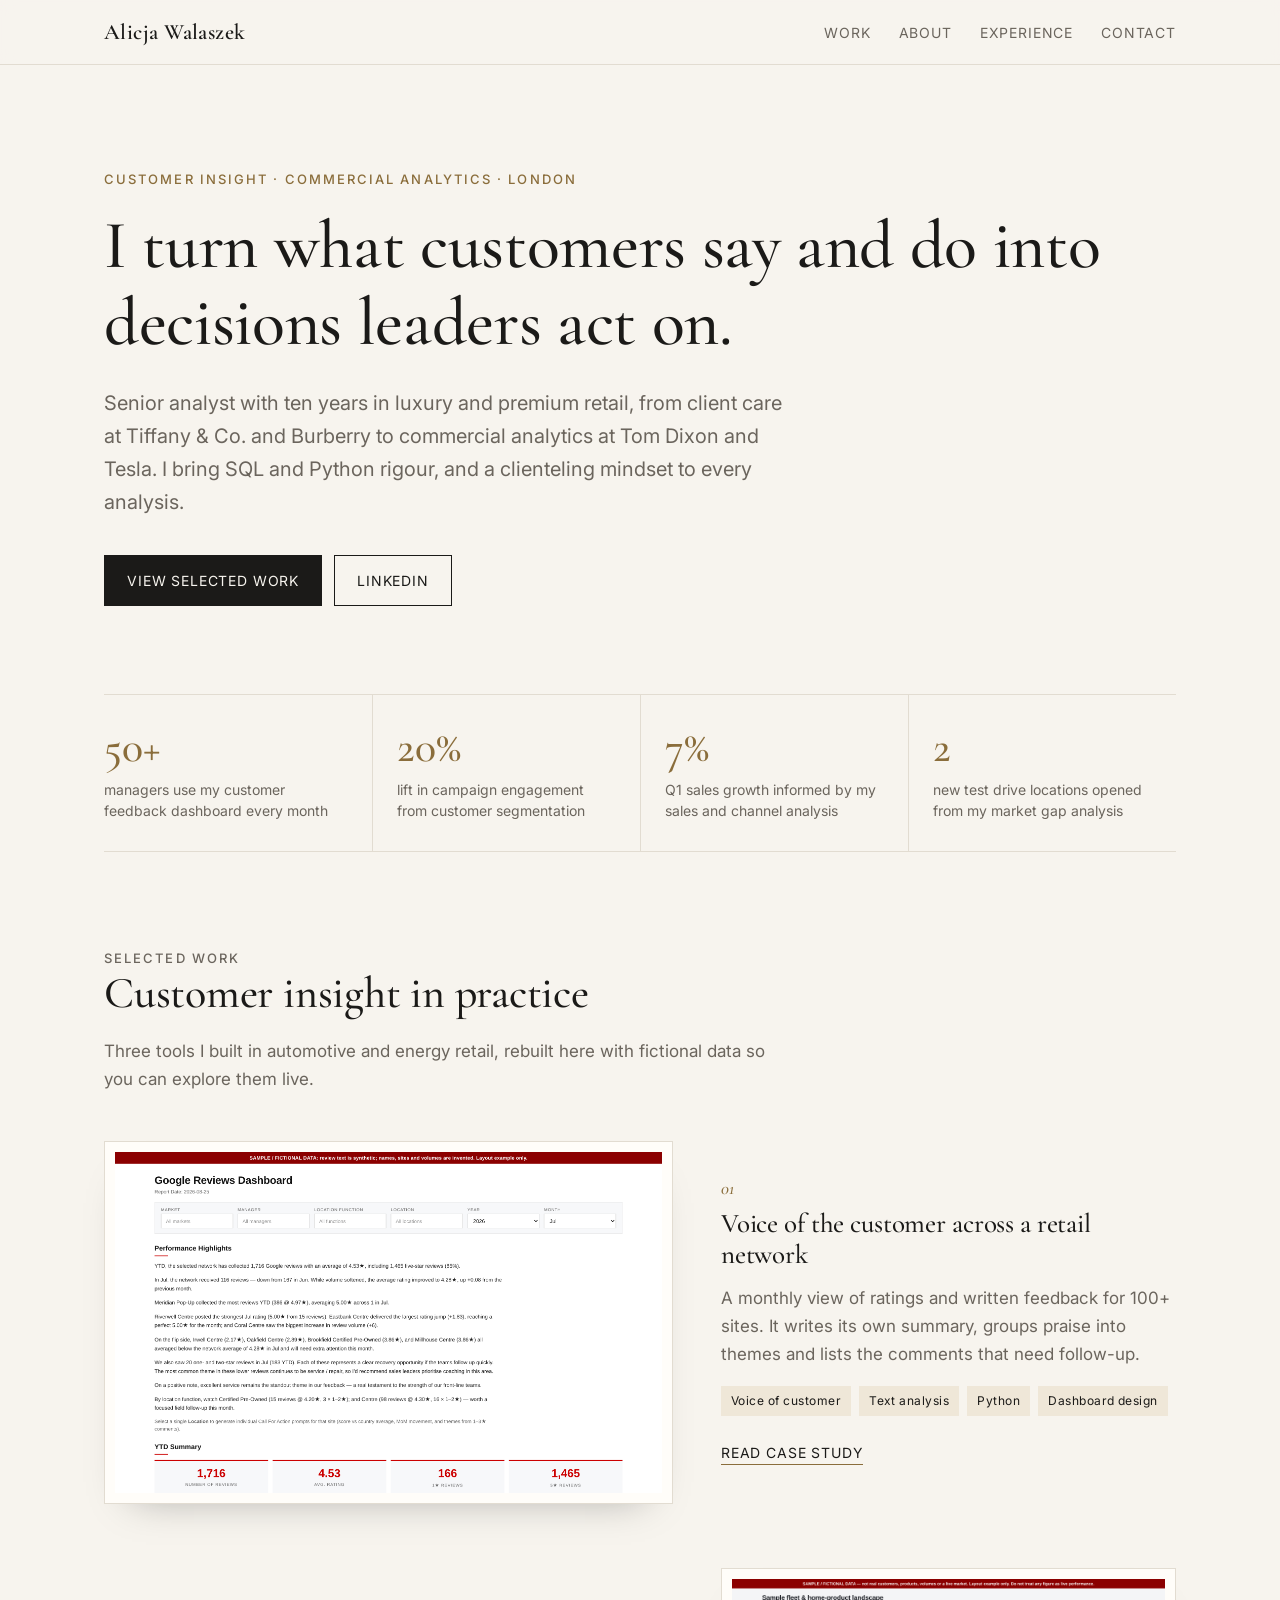
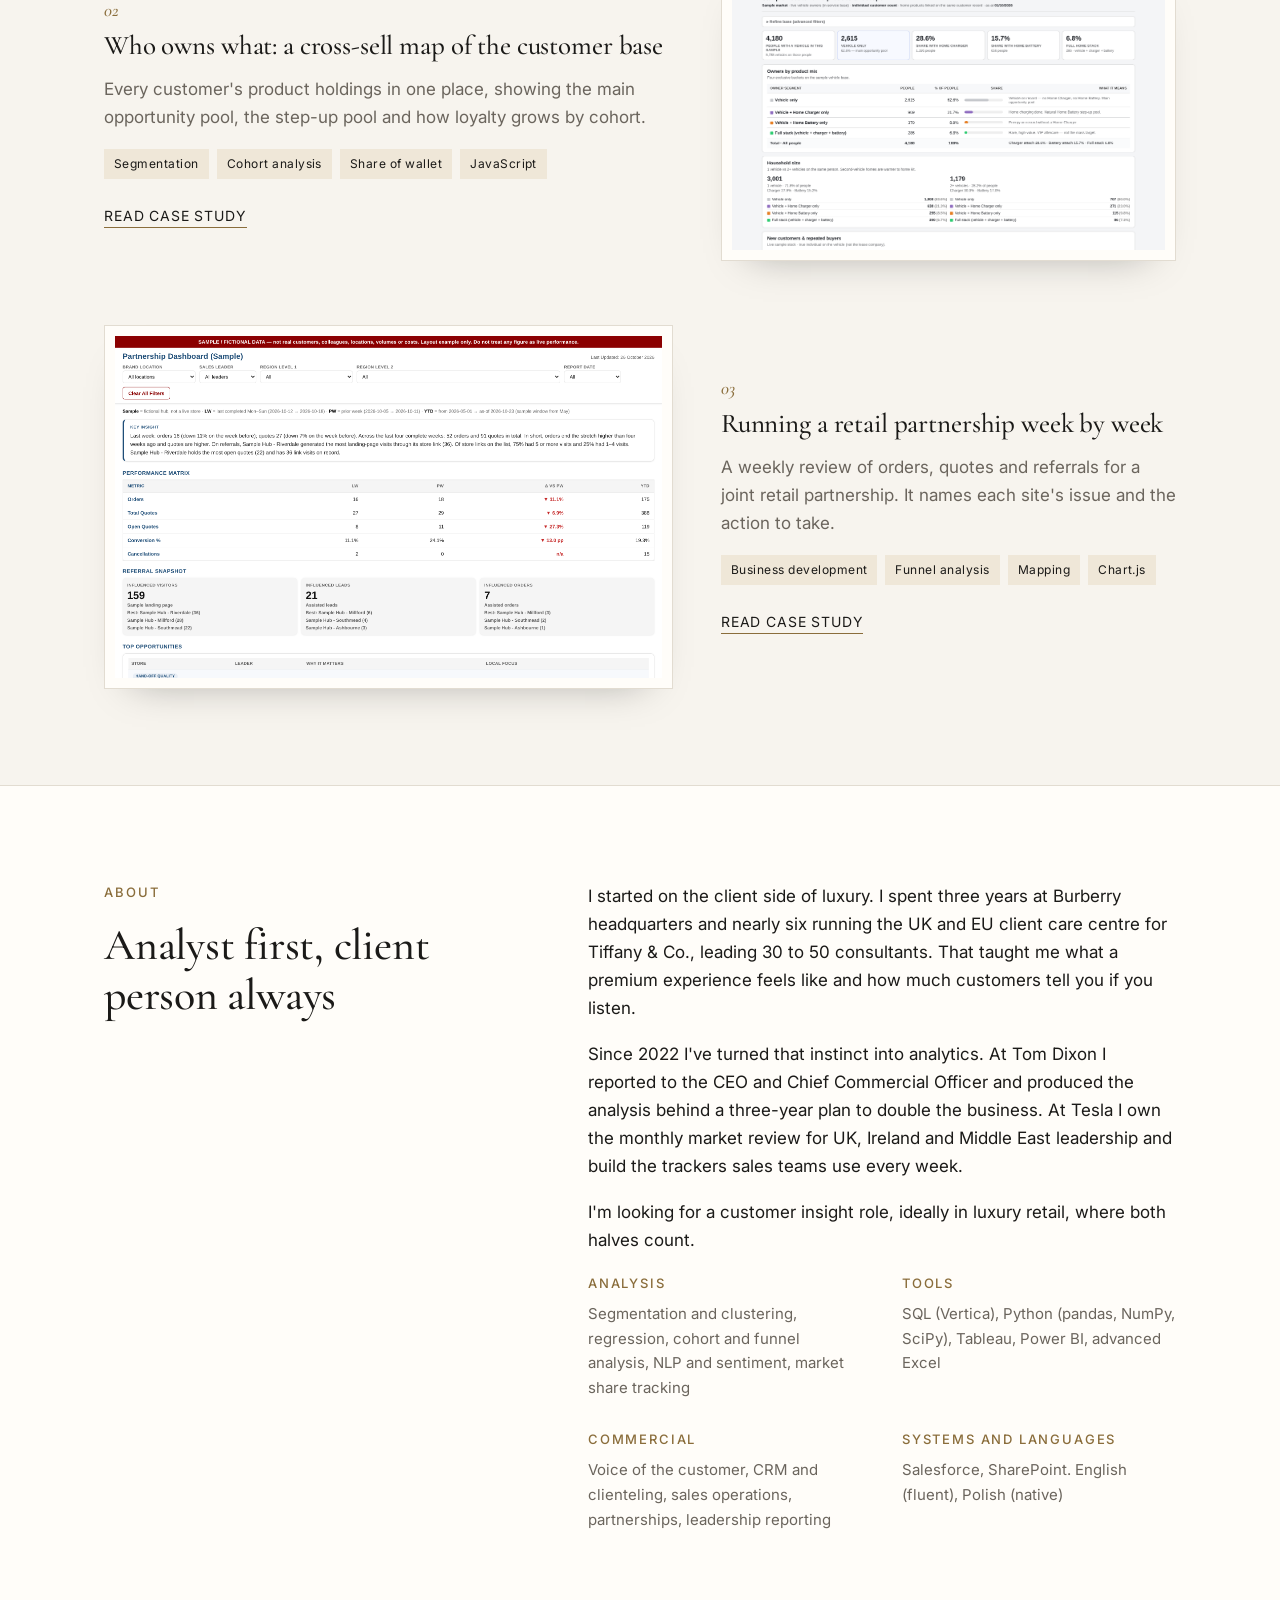
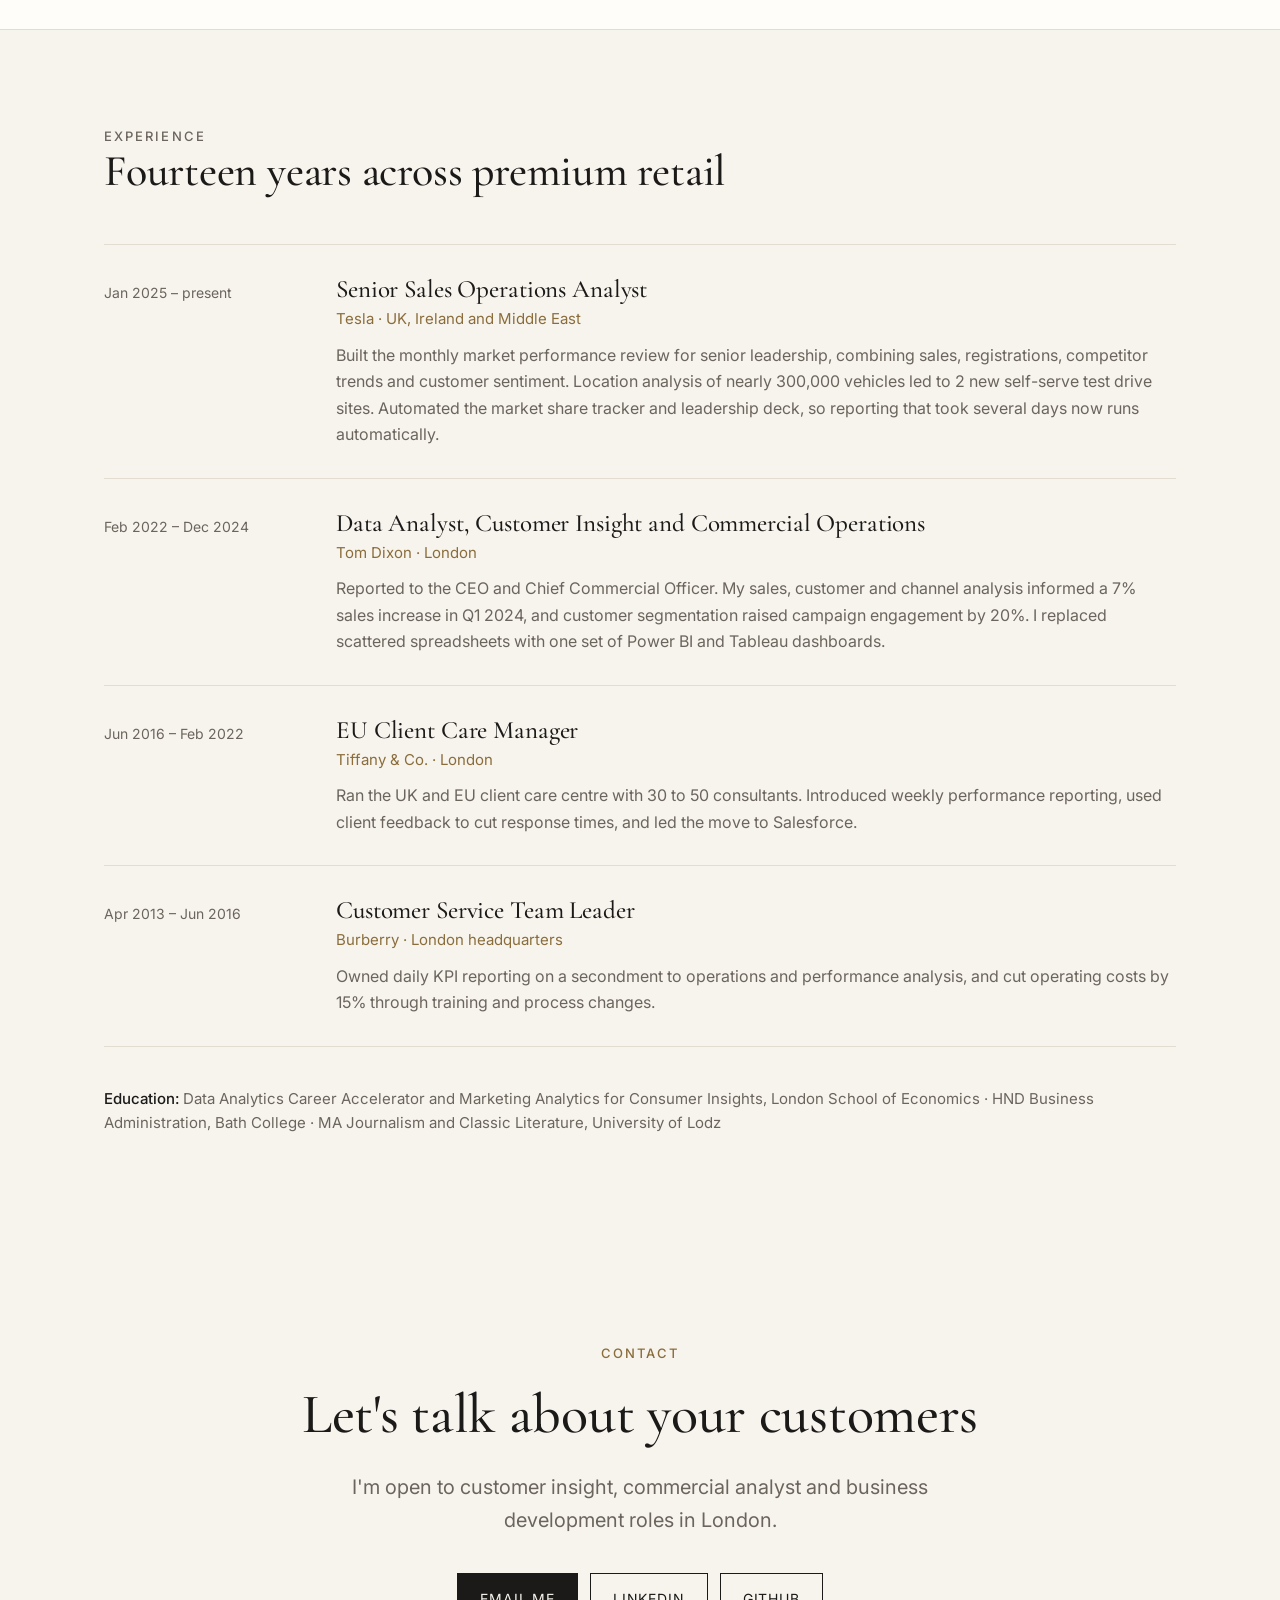
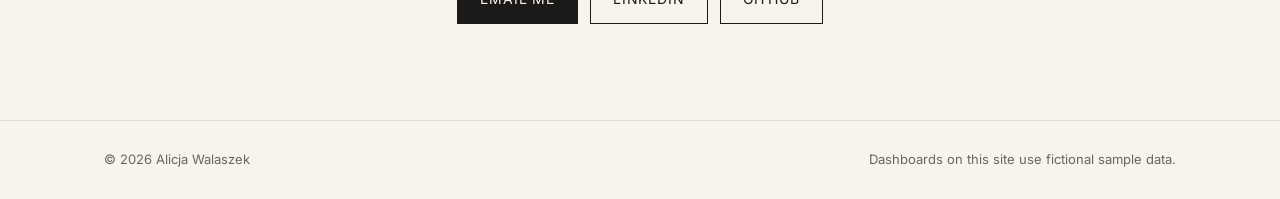
<file: index.html>
<!doctype html>
<html lang="en-GB">
<head>
<meta charset="utf-8">
<meta name="viewport" content="width=device-width, initial-scale=1">
<title>Alicja Walaszek | Customer Insight & Commercial Analytics</title>
<meta name="description" content="Senior analyst in London turning customer feedback and sales data into decisions. Ten years in luxury and premium retail: Tesla, Tom Dixon, Tiffany & Co. and Burberry.">
<link rel="canonical" href="https://alicjadw.github.io/">
<meta property="og:type" content="website">
<meta property="og:url" content="https://alicjadw.github.io/">
<meta property="og:title" content="Alicja Walaszek | Customer Insight & Commercial Analytics">
<meta property="og:description" content="Senior analyst turning what customers say and do into decisions leaders act on. Case studies, live dashboards and experience.">
<meta property="og:image" content="https://alicjadw.github.io/assets/img/og-image.png">
<meta property="og:image:width" content="1200">
<meta property="og:image:height" content="627">
<meta name="twitter:card" content="summary_large_image">
<meta name="author" content="Alicja Walaszek">
<link rel="icon" href="assets/img/favicon.svg" type="image/svg+xml">
<link rel="preconnect" href="https://fonts.googleapis.com">
<link rel="preconnect" href="https://fonts.gstatic.com" crossorigin>
<link href="https://fonts.googleapis.com/css2?family=Cormorant+Garamond:ital,wght@0,500;0,600;1,500&family=Inter:wght@400;500&display=swap" rel="stylesheet">
<link rel="stylesheet" href="assets/style.css">
</head>
<body>

<nav class="nav">
  <div class="wrap">
    <a class="brand" href="#top">Alicja Walaszek</a>
    <ul>
      <li><a href="#work">Work</a></li>
      <li class="opt"><a href="#about">About</a></li>
      <li class="opt2"><a href="#experience">Experience</a></li>
      <li><a href="#contact">Contact</a></li>
    </ul>
  </div>
</nav>

<header class="hero" id="top">
  <div class="wrap">
    <p class="eyebrow">Customer Insight &middot; Commercial Analytics &middot; London</p>
    <h1>I turn what customers say and do into decisions leaders act on.</h1>
    <p class="lead">Senior analyst with ten years in luxury and premium retail, from client care at Tiffany &amp; Co. and Burberry to commercial analytics at Tom Dixon and Tesla. I bring SQL and Python rigour, and a clienteling mindset to every analysis.</p>
    <div class="actions">
      <a class="btn primary" href="#work">View selected work</a>
      <a class="btn" href="https://www.linkedin.com/in/alicja-walaszek" target="_blank" rel="noopener">LinkedIn</a>
    </div>
  </div>
</header>

<div class="wrap">
  <div class="stats">
    <div class="stat"><b>50+</b><span>managers use my customer feedback dashboard every month</span></div>
    <div class="stat"><b>20%</b><span>lift in campaign engagement from customer segmentation</span></div>
    <div class="stat"><b>7%</b><span>Q1 sales growth informed by my sales and channel analysis</span></div>
    <div class="stat"><b>2</b><span>new test drive locations opened from my market gap analysis</span></div>
  </div>
</div>

<section id="work">
  <div class="wrap">
    <div class="section-head">
      <p class="eyebrow">Selected work</p>
      <h2>Customer insight in practice</h2>
      <p>Three tools I built in automotive and energy retail, rebuilt here with fictional data so you can explore them live.</p>
    </div>

    <div class="work">
      <a class="card" href="work/customer-voice.html">
        <div class="shot"><img src="assets/img/customer-voice.png" alt="Customer feedback dashboard with written performance highlights and summary tiles" loading="lazy"></div>
        <div>
          <span class="num">01</span>
          <h3>Voice of the customer across a retail network</h3>
          <p>A monthly view of ratings and written feedback for 100+ sites. It writes its own summary, groups praise into themes and lists the comments that need follow-up.</p>
          <ul class="tags"><li>Voice of customer</li><li>Text analysis</li><li>Python</li><li>Dashboard design</li></ul>
          <span class="more">Read case study</span>
        </div>
      </a>

      <a class="card" href="work/cross-sell.html">
        <div class="shot"><img src="assets/img/cross-sell.png" alt="Customer base landscape showing product ownership segments and attach rates" loading="lazy"></div>
        <div>
          <span class="num">02</span>
          <h3>Who owns what: a cross-sell map of the customer base</h3>
          <p>Every customer's product holdings in one place, showing the main opportunity pool, the step-up pool and how loyalty grows by cohort.</p>
          <ul class="tags"><li>Segmentation</li><li>Cohort analysis</li><li>Share of wallet</li><li>JavaScript</li></ul>
          <span class="more">Read case study</span>
        </div>
      </a>

      <a class="card" href="work/partnership.html">
        <div class="shot"><img src="assets/img/partnership.png" alt="Weekly partnership dashboard with key insight and performance matrix" loading="lazy"></div>
        <div>
          <span class="num">03</span>
          <h3>Running a retail partnership week by week</h3>
          <p>A weekly review of orders, quotes and referrals for a joint retail partnership. It names each site's issue and the action to take.</p>
          <ul class="tags"><li>Business development</li><li>Funnel analysis</li><li>Mapping</li><li>Chart.js</li></ul>
          <span class="more">Read case study</span>
        </div>
      </a>
    </div>
  </div>
</section>

<section class="about" id="about">
  <div class="wrap about-grid">
    <div>
      <p class="eyebrow">About</p>
      <h2>Analyst first, client person always</h2>
    </div>
    <div>
      <p>I started on the client side of luxury. I spent three years at Burberry headquarters and nearly six running the UK and EU client care centre for Tiffany &amp; Co., leading 30 to 50 consultants. That taught me what a premium experience feels like and how much customers tell you if you listen.</p>
      <p>Since 2022 I've turned that instinct into analytics. At Tom Dixon I reported to the CEO and Chief Commercial Officer and produced the analysis behind a three-year plan to double the business. At Tesla I own the monthly market review for UK, Ireland and Middle East leadership and build the trackers sales teams use every week.</p>
      <p>I'm looking for a customer insight role, ideally in luxury retail, where both halves count.</p>
      <div class="skills">
        <div><h4>Analysis</h4><p>Segmentation and clustering, regression, cohort and funnel analysis, NLP and sentiment, market share tracking</p></div>
        <div><h4>Tools</h4><p>SQL (Vertica), Python (pandas, NumPy, SciPy), Tableau, Power BI, advanced Excel</p></div>
        <div><h4>Commercial</h4><p>Voice of the customer, CRM and clienteling, sales operations, partnerships, leadership reporting</p></div>
        <div><h4>Systems and languages</h4><p>Salesforce, SharePoint. English (fluent), Polish (native)</p></div>
      </div>
    </div>
  </div>
</section>

<section id="experience">
  <div class="wrap">
    <div class="section-head">
      <p class="eyebrow">Experience</p>
      <h2>Fourteen years across premium retail</h2>
    </div>
    <ol class="timeline">
      <li>
        <div class="when">Jan 2025 &ndash; present</div>
        <div>
          <h3>Senior Sales Operations Analyst</h3>
          <div class="org">Tesla &middot; UK, Ireland and Middle East</div>
          <p>Built the monthly market performance review for senior leadership, combining sales, registrations, competitor trends and customer sentiment. Location analysis of nearly 300,000 vehicles led to 2 new self-serve test drive sites. Automated the market share tracker and leadership deck, so reporting that took several days now runs automatically.</p>
        </div>
      </li>
      <li>
        <div class="when">Feb 2022 &ndash; Dec 2024</div>
        <div>
          <h3>Data Analyst, Customer Insight and Commercial Operations</h3>
          <div class="org">Tom Dixon &middot; London</div>
          <p>Reported to the CEO and Chief Commercial Officer. My sales, customer and channel analysis informed a 7% sales increase in Q1 2024, and customer segmentation raised campaign engagement by 20%. I replaced scattered spreadsheets with one set of Power BI and Tableau dashboards.</p>
        </div>
      </li>
      <li>
        <div class="when">Jun 2016 &ndash; Feb 2022</div>
        <div>
          <h3>EU Client Care Manager</h3>
          <div class="org">Tiffany &amp; Co. &middot; London</div>
          <p>Ran the UK and EU client care centre with 30 to 50 consultants. Introduced weekly performance reporting, used client feedback to cut response times, and led the move to Salesforce.</p>
        </div>
      </li>
      <li>
        <div class="when">Apr 2013 &ndash; Jun 2016</div>
        <div>
          <h3>Customer Service Team Leader</h3>
          <div class="org">Burberry &middot; London headquarters</div>
          <p>Owned daily KPI reporting on a secondment to operations and performance analysis, and cut operating costs by 15% through training and process changes.</p>
        </div>
      </li>
    </ol>
    <p class="edu"><b>Education:</b> Data Analytics Career Accelerator and Marketing Analytics for Consumer Insights, London School of Economics &middot; HND Business Administration, Bath College &middot; MA Journalism and Classic Literature, University of Lodz</p>
  </div>
</section>

<section class="contact" id="contact">
  <div class="wrap">
    <p class="eyebrow">Contact</p>
    <h2>Let's talk about your customers</h2>
    <p class="lead">I'm open to customer insight, commercial analyst and business development roles in London.</p>
    <div class="actions">
      <a class="btn primary" href="mailto:alicja.walaszek@gmail.com">Email me</a>
      <a class="btn" href="https://www.linkedin.com/in/alicja-walaszek" target="_blank" rel="noopener">LinkedIn</a>
      <a class="btn" href="https://github.com/AlicjaDW" target="_blank" rel="noopener">GitHub</a>
    </div>
  </div>
</section>

<footer>
  <div class="wrap">
    <span>&copy; 2026 Alicja Walaszek</span>
    <span>Dashboards on this site use fictional sample data.</span>
  </div>
</footer>

</body>
</html>
</file>
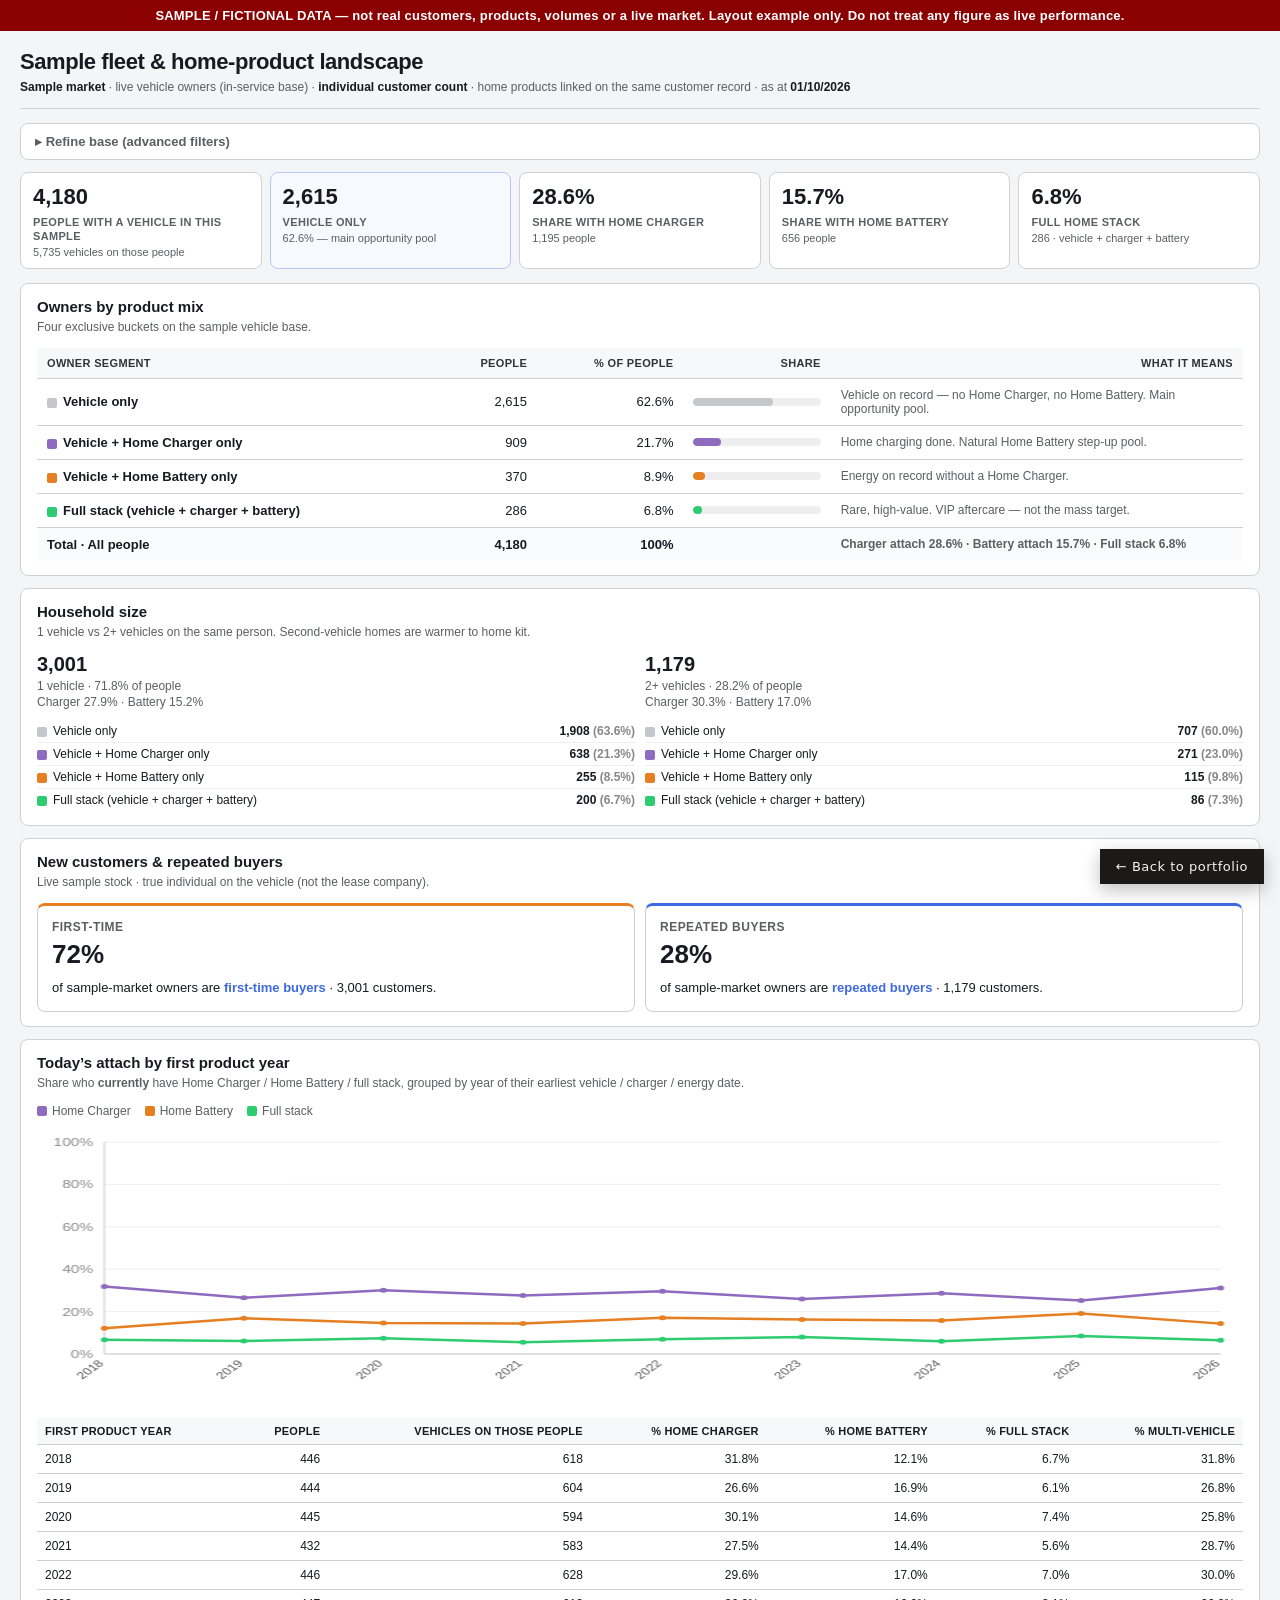
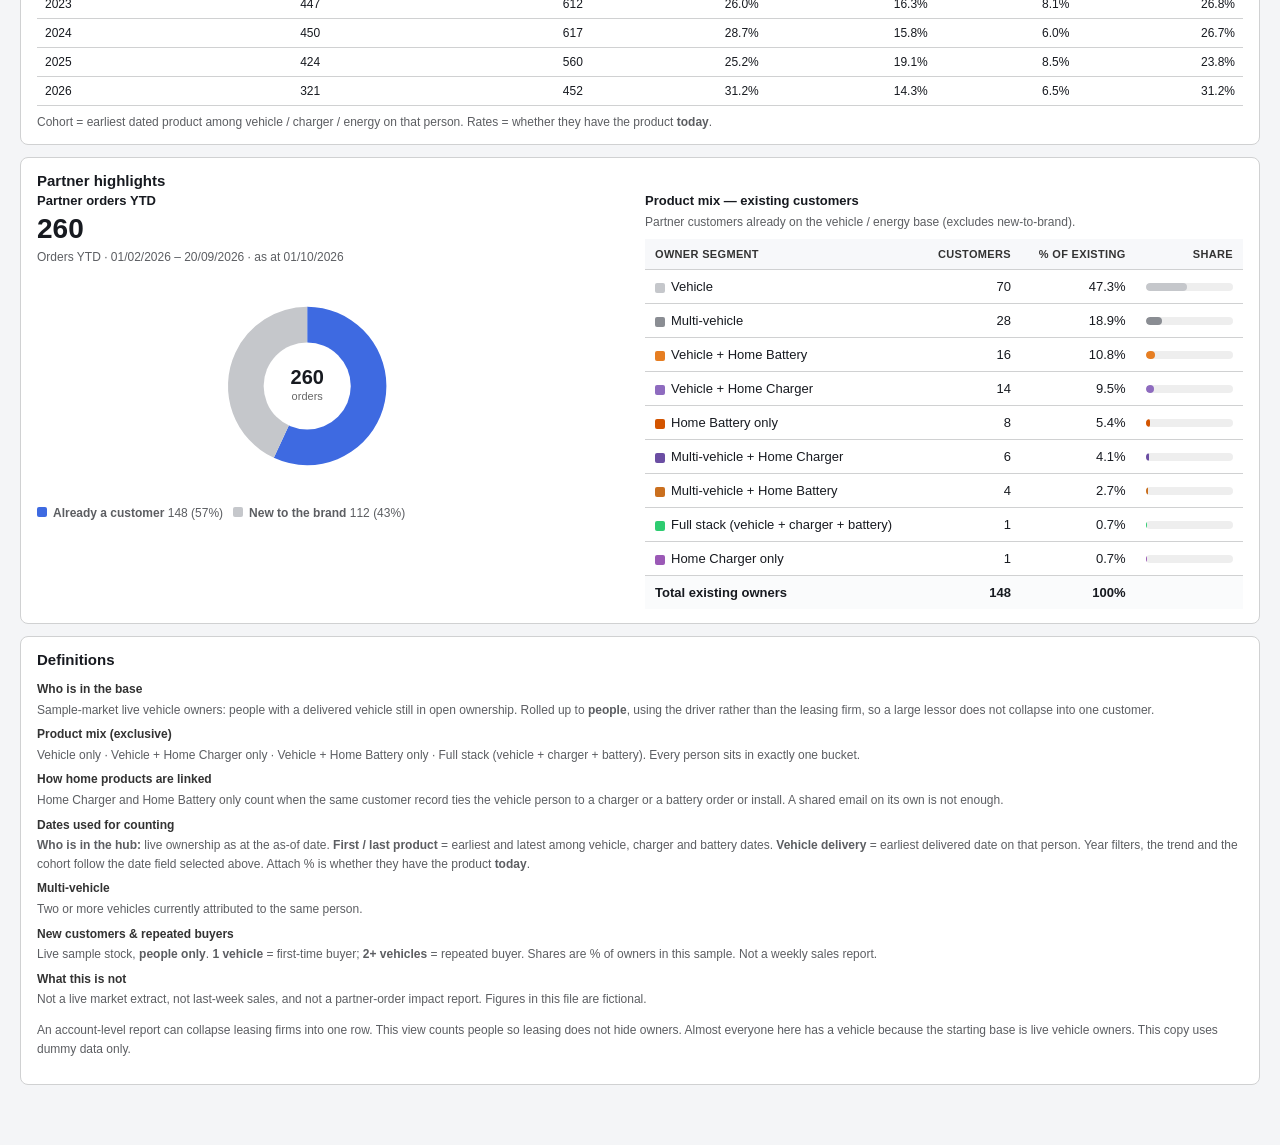
<file: dashboards/cross-sell/index.html>
<!-- SAMPLE fictional dashboard. Not a live extract. -->
<!DOCTYPE html>
<html lang="en-GB">
<head>
<meta name="robots" content="noindex">
<meta charset="utf-8"/>
<meta name="viewport" content="width=device-width, initial-scale=1"/>
<title>Sample fleet & home-product landscape</title>
<style>
  :root {
    --bg:#f4f5f7; --card:#fff; --ink:#171a20; --muted:#5c5e62; --line:#d0d1d2;
    --brand:#3e6ae1; --green:#1a7f37;
    --caronly:#c5c7cb; --charger:#8e6bbf; --battery:#e67e22; --full:#2ecc71;
  }
  * { box-sizing:border-box; }
  body { margin:0; font-family: Arial, Helvetica, sans-serif; background:var(--bg); color:var(--ink); }
  .wrap { max-width:1280px; margin:0 auto; padding:18px 20px 48px; }
  h1 { font-size:22px; margin:0 0 4px; font-weight:700; letter-spacing:-0.02em; }
  .frame {
    color:var(--muted); font-size:12px; line-height:1.45; margin:0 0 14px;
    padding-bottom:12px; border-bottom:1px solid var(--line);
  }
  .frame b { color:var(--ink); font-weight:700; }
  a { color:var(--brand); text-decoration:none; }
  a:hover { text-decoration:underline; }

  .kpirow { display:grid; grid-template-columns: repeat(5, 1fr); gap:8px; margin:0 0 14px; }
  .kpi {
    background:var(--card); border:1px solid var(--line); border-radius:8px;
    padding:12px 12px 10px;
  }
  .kpi.opp { border-color:#b8c7f5; background:#f7f9ff; }
  .kpi .v { font-size:22px; font-weight:700; line-height:1.1; }
  .kpi .l { font-size:11px; color:var(--muted); margin-top:5px; line-height:1.3; font-weight:700; text-transform:uppercase; letter-spacing:.03em; }
  .kpi .s { font-size:11px; color:var(--muted); margin-top:3px; }

  .card {
    background:var(--card); border:1px solid var(--line); border-radius:8px;
    padding:14px 16px; margin-bottom:12px;
  }
  .card h2 { margin:0 0 4px; font-size:15px; font-weight:700; }
  .card .hint { font-size:12px; color:var(--muted); margin:0 0 12px; line-height:1.4; }

  .seg {
    display:inline-flex; flex-wrap:wrap; gap:4px; margin:0 0 12px;
    background:#f0f1f3; padding:3px; border-radius:8px;
  }
  .seg label {
    margin:0; padding:6px 12px; border-radius:6px; font-size:12px;
    cursor:pointer; user-select:none; color:var(--muted); font-weight:600;
  }
  .seg input { display:none; }
  .seg label:has(input:checked) {
    background:#fff; color:var(--brand); box-shadow:0 1px 3px rgba(0,0,0,.08);
  }

  table.mix { width:100%; border-collapse:collapse; font-size:13px; }
  table.mix th, table.mix td { border-bottom:1px solid var(--line); padding:9px 10px; text-align:right; vertical-align:middle; }
  table.mix th { background:#f7f8fa; font-weight:700; color:#333; font-size:11px; text-transform:uppercase; letter-spacing:.03em; }
  table.mix th:first-child, table.mix td:first-child { text-align:left; }
  table.mix tr.total td { font-weight:700; background:#fafbfc; border-bottom:none; }
  table.mix .barwrap { height:8px; background:#eee; border-radius:4px; overflow:hidden; min-width:80px; }
  table.mix .bar { height:100%; border-radius:4px; }
  .swatch { display:inline-block; width:10px; height:10px; border-radius:2px; margin-right:6px; vertical-align:middle; }
  .mean { font-size:12px; color:var(--muted); max-width:280px; text-align:left !important; }

  .grid2 { display:grid; grid-template-columns: 1fr 1fr; gap:10px; margin-bottom:12px; }
  .grid3 { display:grid; grid-template-columns: 1fr 1fr 1fr; gap:10px; margin-bottom:12px; }
  .lens-card h3 { margin:0 0 8px; font-size:13px; font-weight:700; }
  .lens-card .big { font-size:20px; font-weight:700; }
  .lens-card .meta { font-size:12px; color:var(--muted); margin:2px 0 10px; line-height:1.35; }
  .mini-table { width:100%; border-collapse:collapse; font-size:12px; }
  .mini-table td { padding:4px 0; border-bottom:1px solid #eee; }
  .mini-table td:last-child { text-align:right; font-weight:700; }
  .mini-table tr:last-child td { border-bottom:none; }
  .delta-up { color:var(--green); }
  .delta-down { color:#b42318; }

  .opp-card {
    background:var(--card); border:1px solid var(--line); border-radius:8px; padding:14px;
    border-top:3px solid var(--brand);
  }
  .opp-card.step { border-top-color:var(--battery); }
  .opp-card.vip { border-top-color:var(--full); }
  .opp-card .n { font-size:26px; font-weight:700; line-height:1.1; }
  .opp-card .t { font-size:12px; font-weight:700; text-transform:uppercase; letter-spacing:.04em; color:var(--muted); margin-bottom:6px; }
  .opp-card .a { font-size:13px; margin-top:10px; line-height:1.4; color:var(--ink); }
  .opp-card .a b { color:var(--brand); }

  .legend { display:flex; flex-wrap:wrap; gap:8px 14px; font-size:12px; margin:0 0 8px; color:var(--muted); }
  .legend i { display:inline-block; width:10px; height:10px; border-radius:2px; margin-right:5px; vertical-align:middle; }
  canvas { width:100%; height:280px; display:block; }
  .empty { color:var(--muted); font-size:13px; padding:20px 8px; }

  .insights { display:grid; gap:8px; }
  .ins {
    display:grid; grid-template-columns: 140px 1fr 1fr; gap:10px; align-items:start;
    padding:10px 12px; background:#fafbfc; border:1px solid var(--line); border-radius:6px; font-size:12px; line-height:1.4;
  }
  .ins .theme { font-weight:700; color:var(--brand); font-size:12px; }
  .ins .lab { font-size:10px; text-transform:uppercase; letter-spacing:.04em; color:var(--muted); font-weight:700; margin-bottom:2px; }

  details.advanced {
    background:var(--card); border:1px solid var(--line); border-radius:8px; padding:10px 14px; margin-bottom:12px;
  }
  details.advanced summary {
    cursor:pointer; font-size:13px; font-weight:700; color:var(--muted); list-style:none;
  }
  details.advanced summary::-webkit-details-marker { display:none; }
  details.advanced summary::before { content:"▸ "; }
  details.advanced[open] summary::before { content:"▾ "; }
  details.advanced summary:hover { color:var(--brand); }
  .filters { display:grid; grid-template-columns: repeat(4, 1fr); gap:8px; margin-top:12px; }
  .fcard { background:#fafbfc; border:1px solid var(--line); border-radius:6px; padding:8px 10px; }
  .fcard h3 { margin:0 0 6px; font-size:10px; letter-spacing:.03em; text-transform:uppercase; color:var(--muted); font-weight:700; }
  .fcard select { width:100%; padding:5px 6px; border:1px solid var(--line); border-radius:5px; font-size:12px; background:#fff; }
  .seg-sm { display:flex; gap:4px; flex-wrap:wrap; }
  .seg-sm label {
    margin:0; padding:4px 8px; border:1px solid var(--line); border-radius:999px;
    font-size:11px; background:#fff; user-select:none; cursor:pointer; white-space:nowrap;
  }
  .seg-sm input { display:none; }
  .seg-sm label:has(input:checked) { background:#eef2fc; border-color:#b8c7f5; color:var(--brand); font-weight:700; }
  .dd { position:relative; min-width:120px; }
  .dd-btn {
    width:100%; text-align:left; padding:6px 8px; border:1px solid var(--line); border-radius:5px;
    background:#fff; font-size:12px; cursor:pointer; display:flex; justify-content:space-between; align-items:center;
  }
  .dd-panel {
    display:none; position:absolute; z-index:20; top:calc(100% + 4px); left:0; right:0;
    background:#fff; border:1px solid var(--line); border-radius:8px; box-shadow:0 8px 24px rgba(0,0,0,.08);
    max-height:220px; overflow:auto; padding:6px;
  }
  .dd.open .dd-panel { display:block; }
  .dd-panel label { display:flex; align-items:center; gap:8px; padding:5px 6px; font-size:12px; margin:0; cursor:pointer; border-radius:4px; }
  .dd-panel label:hover { background:#f5f7fb; }
  .dd-actions { display:flex; gap:6px; padding:6px 4px 2px; border-top:1px solid var(--line); margin-top:4px; }
  .dd-actions button, .reset-btn {
    font-size:11px; padding:4px 8px; border:1px solid var(--line); background:#fff; border-radius:5px; cursor:pointer;
  }
  .reset-btn { margin-top:8px; }

  .defs { font-size:12px; color:var(--muted); line-height:1.55; }
  .defs dt { font-weight:700; color:#333; margin-top:6px; }
  .defs dd { margin:2px 0 0 0; }

  .compare-wrap { overflow-x:auto; }
  table.compare { width:100%; border-collapse:collapse; font-size:12px; min-width:520px; }
  table.compare th, table.compare td { border-bottom:1px solid var(--line); padding:7px 8px; text-align:right; }
  table.compare th { background:#f7f8fa; font-size:11px; text-transform:uppercase; letter-spacing:.02em; }
  table.compare th:first-child, table.compare td:first-child { text-align:left; }

  @media (max-width:1000px) {
    .kpirow, .grid2, .grid3, .filters { grid-template-columns: 1fr 1fr; }
    .ins { grid-template-columns: 1fr; }
  }
  @media (max-width:600px) {
    .kpirow, .grid2, .grid3, .filters { grid-template-columns: 1fr; }
  }

  .sample-banner {
    background:#8B0000; color:#fff; text-align:center; font-size:13px; font-weight:700;
    padding:8px 16px; letter-spacing:.2px;
  }
</style>
<script src="landscape_data_SAMPLE.js"></script>
</head>
<body>
<div class="sample-banner">SAMPLE / FICTIONAL DATA — not real customers, products, volumes or a live market. Layout example only. Do not treat any figure as live performance.</div>
<div class="wrap">
  <h1>Sample fleet & home-product landscape</h1>
  <div class="frame" id="frameLine"></div>

  <details class="advanced" id="advBox">
    <summary>Refine base (advanced filters)</summary>
    <div class="filters">
      <div class="fcard">
        <h3>First purchase product</h3>
        <select id="fp">
          <option value="all">All products</option>
          <option value="Vehicle">Vehicle first</option>
          <option value="Home Charger">Home Charger first</option>
          <option value="Home Battery">Home Battery first</option>
        </select>
      </div>
      <div class="fcard">
        <h3>Date field</h3>
        <div class="seg-sm">
          <label><input type="radio" name="dtype" value="first" checked><span>First product</span></label>
          <label><input type="radio" name="dtype" value="last"><span>Last product</span></label>
          <label><input type="radio" name="dtype" value="delivery"><span>Vehicle delivery</span></label>
        </div>
        <div class="seg-sm" style="margin-top:6px">
          <label><input type="radio" name="unit" value="year" checked><span>Year</span></label>
          <label><input type="radio" name="unit" value="quarter"><span>Quarter</span></label>
          <label><input type="radio" name="unit" value="month"><span>Month</span></label>
        </div>
      </div>
      <div class="fcard">
        <h3>Year(s)</h3>
        <div class="dd" id="yearDd">
          <button type="button" class="dd-btn" id="yearBtn"><span id="yearLabel">All years</span><span>▾</span></button>
          <div class="dd-panel" id="yearPanel"></div>
        </div>
      </div>
      <div class="fcard">
        <h3>Vehicles on person</h3>
        <div class="seg-sm">
          <label><input type="radio" name="cars" value="all" checked><span>All</span></label>
          <label><input type="radio" name="cars" value="1"><span>1 vehicle</span></label>
          <label><input type="radio" name="cars" value="2"><span>2+ vehicles</span></label>
        </div>
        <button type="button" class="reset-btn" id="resetBtn">Reset filters</button>
      </div>
    </div>
  </details>

  <div class="kpirow" id="kpis"></div>

  <div class="card">
    <h2>Owners by product mix</h2>
    <p class="hint">Four exclusive buckets on the sample vehicle base.</p>
    <div id="mixTableWrap"></div>
  </div>

  <div class="card lens-card">
    <h2>Household size</h2>
    <p class="hint">1 vehicle vs 2+ vehicles on the same person. Second-vehicle homes are warmer to home kit.</p>
    <div id="householdCards"></div>
  </div>

  <div class="card">
    <h2>New customers &amp; repeated buyers</h2>
    <p class="hint">Live sample stock · true individual on the vehicle (not the lease company).</p>
    <div id="repeatStock"></div>
  </div>

  <div class="card">
    <h2 id="trendTitle">Today’s attach by year of first product</h2>
    <p class="hint">Share who <b>currently</b> have Home Charger / Home Battery / full stack, grouped by year of their earliest vehicle / charger / energy date.</p>
    <div class="legend">
      <span><i style="background:#8e6bbf"></i>Home Charger</span>
      <span><i style="background:#e67e22"></i>Home Battery</span>
      <span><i style="background:#2ecc71"></i>Full stack</span>
    </div>
    <canvas id="trend" width="860" height="280"></canvas>
    <div id="trendEmpty" class="empty" style="display:none">No data for the selected years / filters.</div>
    <div id="cohortTable" style="margin-top:12px"></div>
  </div>


  <div class="card" id="partnerHighlights">
    <h2>Partner highlights</h2>

    <div class="grid2" style="margin:0">
      <div>
        <h3 style="margin:0 0 6px;font-size:13px;font-weight:700">Partner orders YTD</h3>
        <div id="partnerYtdKpi" style="font-size:28px;font-weight:700;line-height:1.1;margin-bottom:4px"></div>
        <div id="partnerYtdSub" class="hint" style="margin:0 0 10px"></div>
        <canvas id="partnerPie" width="360" height="220" style="width:100%;max-width:360px;height:220px;display:block;margin:0 auto"></canvas>
        <div id="partnerPieLegend" class="foot" style="font-size:12px;color:var(--muted);margin-top:8px;line-height:1.5"></div>
      </div>
      <div>
        <h3 style="margin:0 0 6px;font-size:13px;font-weight:700">Product mix — existing customers</h3>
        <p class="hint" style="margin:0 0 8px">Partner customers already on the vehicle / energy base (excludes new-to-brand).</p>
        <div id="partnerMixTable"></div>
      </div>
    </div>
  </div>


  <div class="card">
    <h2>Definitions</h2>
    <dl class="defs" id="defs"></dl>
    <p class="defs" style="margin-top:10px" id="biNote"></p>
  </div>
</div>

<script>
if (!window.LANDSCAPE_DATA) {
  document.body.innerHTML = '<p style="font-family:Arial,sans-serif;padding:24px"><b>Sample data not loaded.</b> Keep <code>landscape_data_SAMPLE.js</code> next to this HTML.</p>';
  throw new Error('landscape_data_SAMPLE.js missing');
}
const DATA = window.LANDSCAPE_DATA;

/* Sample partner snapshot */
const PARTNER = {
  orders_ytd: 260,
  existing: 148,
  new: 112,
  pct_existing: 56.9,
  pct_new: 43.1,
  date_min: "2026-02-01",
  date_max: "2026-09-20",
  as_of: "2026-10-01",
  mix_existing: [
    { label: "Vehicle", n: 70, col: "#c5c7cb" },
    { label: "Multi-vehicle", n: 28, col: "#8a8d93" },
    { label: "Vehicle + Home Battery", n: 16, col: "#e67e22" },
    { label: "Vehicle + Home Charger", n: 14, col: "#8e6bbf" },
    { label: "Home Battery only", n: 8, col: "#d35400" },
    { label: "Multi-vehicle + Home Charger", n: 6, col: "#6b4ea3" },
    { label: "Multi-vehicle + Home Battery", n: 4, col: "#ca6f1e" },
    { label: "Full stack (vehicle + charger + battery)", n: 1, col: "#2ecc71" },
    { label: "Home Charger only", n: 1, col: "#9b59b6" }
  ]
};

/* Sample stock — people view only.
   One person per vehicle, not the leasing firm. 1 vehicle = first-time; 2+ = repeated buyer. */
const REPEAT = {
  as_of: "2026-10-01",
  source: "sample extract",
  people: 4180,
  first_time: 3001,
  pct_first_time: 71.79,
  repeated: 1179,
  pct_repeated: 28.21,
  multi: 1179,
  pct_multi: 28.21
};

const MIX_ORDER = [
  { key:'Vehicle only', label:'Vehicle only', col:'#c5c7cb', mean:'Vehicle on record — no Home Charger, no Home Battery. Main opportunity pool.' },
  { key:'Vehicle + Charger only', label:'Vehicle + Home Charger only', col:'#8e6bbf', mean:'Home charging done. Natural Home Battery step-up pool.' },
  { key:'Vehicle + Home Battery only', label:'Vehicle + Home Battery only', col:'#e67e22', mean:'Energy on record without a Home Charger.' },
  { key:'Vehicle + Charger + Battery', label:'Full stack (vehicle + charger + battery)', col:'#2ecc71', mean:'Rare, high-value. VIP aftercare — not the mass target.' }
];

function fmt(n){ return (n||0).toLocaleString('en-GB'); }
function pct(n,d){ return d ? (100*n/d) : 0; }
function pct1(n,d){ return pct(n,d).toFixed(1); }
function radio(name){
  const el = document.querySelector('input[name="'+name+'"]:checked');
  return el ? el.value : 'all';
}
function flags(r){ return { hv:!!r.hv, ht:!!r.ht, hp:!!r.hp, he:!!r.he, own:r.own||'Vehicle only' }; }
function dateOf(r){
  const d=radio('dtype');
  if(d==='last') return r.ld||'';
  if(d==='delivery') return r.vd||'';  /* earliest vehicle delivery on the person */
  return r.fd||'';
}
function yearOf(r){
  const d = dateOf(r);
  return d && d.length>=4 ? d.slice(0,4) : '';
}
function bucketOf(r){
  const d = dateOf(r);
  if(!d || d.length<7) return '';
  const y=d.slice(0,4), m=parseInt(d.slice(5,7),10);
  const unit=radio('unit');
  if(unit==='year') return y;
  if(unit==='quarter') return y+' Q'+(Math.floor((m-1)/3)+1);
  const mon=['Jan','Feb','Mar','Apr','May','Jun','Jul','Aug','Sep','Oct','Nov','Dec'][m-1];
  return mon+' '+y;
}
function bucketSortKey(b){
  if(/^\d{4}$/.test(b)) return b+'-00';
  const qm=b.match(/^(\d{4}) Q(\d)$/);
  if(qm) return qm[1]+'-Q'+qm[2];
  const mm=b.match(/^([A-Za-z]{3}) (\d{4})$/);
  if(mm){
    const mi=['Jan','Feb','Mar','Apr','May','Jun','Jul','Aug','Sep','Oct','Nov','Dec'].indexOf(mm[1]);
    return mm[2]+'-'+String(mi+1).padStart(2,'0');
  }
  return b;
}

const yearPanel=document.getElementById('yearPanel');
const yearBtn=document.getElementById('yearBtn');
const yearDd=document.getElementById('yearDd');
const yearLabel=document.getElementById('yearLabel');
const allYears=(DATA.meta.years||[]).map(String);

function buildYearPanel(){
  yearPanel.innerHTML = allYears.map(y=>
    '<label><input type="checkbox" class="yr" value="'+y+'" checked> '+y+'</label>'
  ).join('') +
  '<div class="dd-actions">'+
    '<button type="button" id="yrAll">Select all</button>'+
    '<button type="button" id="yrNone">Clear</button>'+
  '</div>';
  yearPanel.querySelectorAll('.yr').forEach(el=>el.addEventListener('change',()=>{ updateYearLabel(); render(); }));
  document.getElementById('yrAll').addEventListener('click',e=>{
    e.stopPropagation();
    yearPanel.querySelectorAll('.yr').forEach(c=>c.checked=true);
    updateYearLabel(); render();
  });
  document.getElementById('yrNone').addEventListener('click',e=>{
    e.stopPropagation();
    yearPanel.querySelectorAll('.yr').forEach(c=>c.checked=false);
    updateYearLabel(); render();
  });
}
function selectedYears(){ return [...yearPanel.querySelectorAll('.yr:checked')].map(c=>c.value); }
function updateYearLabel(){
  const ys=selectedYears();
  if(!ys.length) yearLabel.textContent='No years';
  else if(ys.length===allYears.length) yearLabel.textContent='All years';
  else if(ys.length<=3) yearLabel.textContent=ys.join(', ');
  else yearLabel.textContent=ys.length+' years selected';
}
yearBtn.addEventListener('click',e=>{ e.stopPropagation(); yearDd.classList.toggle('open'); });
document.addEventListener('click',e=>{ if(!yearDd.contains(e.target)) yearDd.classList.remove('open'); });
buildYearPanel(); updateYearLabel();

function baseFiltered(){
  const fp=document.getElementById('fp').value;
  const years=selectedYears();
  const yearSet=new Set(years);
  const allSelected=years.length===allYears.length;
  const cars=radio('cars');
  return DATA.rows.filter(r=>{
    if(fp!=='all' && r.fp!==fp) return false;
    if(years.length===0) return false;
    if(!allSelected){
      const y=yearOf(r);
      if(!y || !yearSet.has(y)) return false;
    }
    const vq=r.vq||0;
    if(cars==='1' && vq!==1) return false;
    if(cars==='2' && vq<2) return false;
    return true;
  });
}

function mixStats(rows){
  const n=rows.length||0;
  let ht=0, hp=0, he=0, cars=0;
  const own={};
  MIX_ORDER.forEach(m=>own[m.key]=0);
  rows.forEach(r=>{
    const f=flags(r);
    if(f.ht) ht++;
    if(f.hp) hp++;
    if(f.he) he++;
    cars += (r.vq||0);
    const k=f.own;
    own[k]=(own[k]||0)+1;
  });
  return { n, cars, ht, hp, he, own, pctT:pct(ht,n), pctP:pct(hp,n), pctE:pct(he,n) };
}

function renderMixTable(rows, channelLabel){
  const s=mixStats(rows);
  let html='<table class="mix"><thead><tr>'+
    '<th>Owner segment</th><th>People</th><th>% of people</th><th>Share</th><th>What it means</th>'+
    '</tr></thead><tbody>';
  MIX_ORDER.forEach(m=>{
    const v=s.own[m.key]||0;
    const p=pct(v,s.n);
    html+='<tr>'+
      '<td><span class="swatch" style="background:'+m.col+'"></span><b>'+m.label+'</b></td>'+
      '<td>'+fmt(v)+'</td>'+
      '<td>'+p.toFixed(1)+'%</td>'+
      '<td><div class="barwrap"><div class="bar" style="width:'+p+'%;background:'+m.col+'"></div></div></td>'+
      '<td class="mean">'+m.mean+'</td>'+
      '</tr>';
  });
  html+='<tr class="total"><td>Total'+(channelLabel? ' · '+channelLabel:'')+'</td><td>'+fmt(s.n)+'</td><td>100%</td><td></td><td class="mean">Charger attach '+s.pctT.toFixed(1)+'% · Battery attach '+s.pctP.toFixed(1)+'% · Full stack '+s.pctE.toFixed(1)+'%</td></tr>';
  html+='</tbody></table>';
  return html;
}

function miniMix(s){
  return MIX_ORDER.map(m=>{
    const v=s.own[m.key]||0;
    return '<tr><td><span class="swatch" style="background:'+m.col+'"></span>'+m.label+'</td><td>'+fmt(v)+' <span style="color:#888;font-weight:600">('+pct1(v,s.n)+'%)</span></td></tr>';
  }).join('');
}

function renderLenses(scope){
  const one=scope.filter(r=>(r.vq||0)===1);
  const multi=scope.filter(r=>(r.vq||0)>=2);
  const s1=mixStats(one), s2=mixStats(multi);
  document.getElementById('householdCards').innerHTML =
    '<div class="grid2" style="margin:0">'+
      '<div>'+
        '<div class="big">'+fmt(s1.n)+'</div>'+
        '<div class="meta">1 vehicle · '+pct1(s1.n,scope.length)+'% of people<br>Charger '+s1.pctT.toFixed(1)+'% · Battery '+s1.pctP.toFixed(1)+'%</div>'+
        '<table class="mini-table">'+miniMix(s1)+'</table>'+
      '</div>'+
      '<div>'+
        '<div class="big">'+fmt(s2.n)+'</div>'+
        '<div class="meta">2+ vehicles · '+pct1(s2.n,scope.length)+'% of people<br>Charger '+s2.pctT.toFixed(1)+'% · Battery '+s2.pctP.toFixed(1)+'%</div>'+
        '<table class="mini-table">'+miniMix(s2)+'</table>'+
      '</div>'+
    '</div>';
}

function renderRepeatCustomers(){
  const r = REPEAT;
  const html =
    '<div class="grid2" style="margin:0">'+
      '<div class="opp-card step">'+
        '<div class="t">First-time</div>'+
        '<div class="n">'+r.pct_first_time.toFixed(0)+'%</div>'+
        '<div class="a">of sample-market owners are <b>first-time buyers</b> &middot; '+fmt(r.first_time)+' customers.</div>'+
      '</div>'+
      '<div class="opp-card">'+
        '<div class="t">Repeated buyers</div>'+
        '<div class="n">'+r.pct_repeated.toFixed(0)+'%</div>'+
        '<div class="a">of sample-market owners are <b>repeated buyers</b> &middot; '+fmt(r.repeated)+' customers.</div>'+
      '</div>'+
    '</div>';
  document.getElementById('repeatStock').innerHTML = html;
}



function drawTrend(tstats){
  const c=document.getElementById('trend');
  const empty=document.getElementById('trendEmpty');
  const ctx=c.getContext('2d');
  const W=c.width, H=c.height;
  ctx.clearRect(0,0,W,H);
  if(!tstats.length){
    c.style.display='none'; empty.style.display='block'; return;
  }
  c.style.display='block'; empty.style.display='none';
  const pad={ l:48, r:16, t:16, b:52 };
  const pw=W-pad.l-pad.r, ph=H-pad.t-pad.b;
  ctx.strokeStyle='#eee'; ctx.fillStyle='#888'; ctx.font='11px Arial'; ctx.textAlign='right';
  for(let y=0;y<=100;y+=20){
    const yy=pad.t+ph-(y/100)*ph;
    ctx.beginPath(); ctx.moveTo(pad.l,yy); ctx.lineTo(pad.l+pw,yy); ctx.stroke();
    ctx.fillText(y+'%', pad.l-8, yy+4);
  }
  ctx.strokeStyle='#ccc';
  ctx.beginPath(); ctx.moveTo(pad.l,pad.t); ctx.lineTo(pad.l,pad.t+ph); ctx.lineTo(pad.l+pw,pad.t+ph); ctx.stroke();
  const series=[{key:'t',color:'#8e6bbf'},{key:'p',color:'#e67e22'},{key:'e',color:'#2ecc71'}];
  const n=tstats.length;
  series.forEach(function(s){
    ctx.strokeStyle=s.color; ctx.lineWidth=2.5; ctx.beginPath();
    tstats.forEach(function(pt,i){
      const x=pad.l+(n===1?pw/2:(i/(n-1))*pw);
      const y=pad.t+ph-(pt[s.key]/100)*ph;
      if(i===0) ctx.moveTo(x,y); else ctx.lineTo(x,y);
    });
    ctx.stroke();
    ctx.fillStyle=s.color;
    tstats.forEach(function(pt,i){
      const x=pad.l+(n===1?pw/2:(i/(n-1))*pw);
      const y=pad.t+ph-(pt[s.key]/100)*ph;
      ctx.beginPath(); ctx.arc(x,y,2.5,0,Math.PI*2); ctx.fill();
    });
  });
  ctx.fillStyle='#555'; ctx.font='10px Arial'; ctx.textAlign='center';
  const step=Math.max(1, Math.ceil(n/12));
  tstats.forEach(function(pt,i){
    if(i%step!==0 && i!==n-1) return;
    const x=pad.l+(n===1?pw/2:(i/(n-1))*pw);
    ctx.save(); ctx.translate(x, pad.t+ph+10); ctx.rotate(-Math.PI/4); ctx.textAlign='right';
    ctx.fillText(pt.b,0,0); ctx.restore();
  });
}

function renderCohort(scope){
  const deliveryMode = radio('dtype')==='delivery';
  const by={};
  scope.forEach(r=>{
    const d = deliveryMode ? (r.vd||'') : (r.fd||'');
    const y=d.length>=4?d.slice(0,4):'';
    if(!y || y<'2015') return;
    if(!by[y]) by[y]=[];
    by[y].push(r);
  });
  const years=Object.keys(by).sort();
  const yHead = deliveryMode ? 'Vehicle delivery year' : 'First product year';
  let html='<table class="compare"><thead><tr><th>'+yHead+'</th><th>People</th><th>Vehicles on those people</th><th>% Home Charger</th><th>% Home Battery</th><th>% Full stack</th><th>% multi-vehicle</th></tr></thead><tbody>';
  years.forEach(y=>{
    const rows=by[y];
    const s=mixStats(rows);
    const multi=rows.filter(r=>(r.vq||0)>=2).length;
    html+='<tr><td>'+y+'</td><td>'+fmt(s.n)+'</td><td>'+fmt(s.cars)+'</td><td>'+s.pctT.toFixed(1)+'%</td><td>'+s.pctP.toFixed(1)+'%</td><td>'+s.pctE.toFixed(1)+'%</td><td>'+pct1(multi,s.n)+'%</td></tr>';
  });
  html+='</tbody></table>';
  if(deliveryMode){
    html+='<p class="hint" style="margin:8px 0 0">Cohort = earliest <b>vehicle delivered date</b> on that person (still in the sample base). Vehicles column = vehicles on those people today. Rates = whether they have home products <b>today</b>. This is the closer read next to delivery flow dashboards (e.g. a delivery-flow report).</p>';
  } else {
    html+='<p class="hint" style="margin:8px 0 0">Cohort = earliest dated product among vehicle / charger / energy on that person. Rates = whether they have the product <b>today</b>.</p>';
  }
  document.getElementById('cohortTable').innerHTML=html;
}

function render(){
  const scope=baseFiltered();
  const s=mixStats(scope);
  const asOf=DATA.meta.as_of||'';
  const asOfNice=asOf? asOf.split('-').reverse().join('/'): '';

  document.getElementById('frameLine').innerHTML =
    '<b>Sample market</b> · live vehicle owners (in-service base) · <b>individual customer count</b> · '+
    'home products linked on the same customer record · as at <b>'+asOfNice+'</b>'+
    (scope.length!==DATA.rows.length? ' · <b>filtered view: '+fmt(scope.length)+' customers</b>':'');

  const carOnly=s.own['Vehicle only']||0;
  document.getElementById('kpis').innerHTML =
    '<div class="kpi"><div class="v">'+fmt(s.n)+'</div><div class="l">People with a vehicle in this sample</div><div class="s">'+fmt(s.cars)+' vehicles on those people</div></div>'+
    '<div class="kpi opp"><div class="v">'+fmt(carOnly)+'</div><div class="l">Vehicle only</div><div class="s">'+pct1(carOnly,s.n)+'% — main opportunity pool</div></div>'+
    '<div class="kpi"><div class="v">'+s.pctT.toFixed(1)+'%</div><div class="l">Share with Home Charger</div><div class="s">'+fmt(s.ht)+' people</div></div>'+
    '<div class="kpi"><div class="v">'+s.pctP.toFixed(1)+'%</div><div class="l">Share with Home Battery</div><div class="s">'+fmt(s.hp)+' people</div></div>'+
    '<div class="kpi"><div class="v">'+s.pctE.toFixed(1)+'%</div><div class="l">Full home stack</div><div class="s">'+fmt(s.he)+' · vehicle + charger + battery</div></div>';

  document.getElementById('mixTableWrap').innerHTML=renderMixTable(scope, 'All people');

  renderLenses(scope);

  const byB={};
  scope.forEach(r=>{
    const b=bucketOf(r);
    if(!b) return;
    if(!byB[b]) byB[b]=[];
    byB[b].push(r);
  });
  const labels=Object.keys(byB).sort((a,c)=>bucketSortKey(a)<bucketSortKey(c)?-1:1);
  const tstats=labels.map(b=>{
    const rr=byB[b]; const st=mixStats(rr);
    return { b, n:st.n, t:st.pctT, p:st.pctP, e:st.pctE };
  }).filter(x=>x.n>=15);

  const unit=radio('unit');
  const unitLabel=unit==='year'?'year':(unit==='quarter'?'quarter':'month');
  const dlab = radio('dtype')==='delivery' ? 'vehicle delivery' : (radio('dtype')==='last' ? 'latest product' : 'first product');
  document.getElementById('trendTitle').textContent =
    'Today’s attach by '+ dlab +' '+unitLabel;
  const thint = document.querySelector('#trendTitle') && document.getElementById('trendTitle').parentElement
    ? document.getElementById('trendTitle').parentElement.querySelector('.hint') : null;
  if(thint){
    if(radio('dtype')==='delivery'){
      thint.innerHTML = 'Share who <b>currently</b> have Home Charger / Home Battery / full stack, grouped by year of their <b>earliest vehicle delivery</b> (vehicle delivered date on the person).';
    } else {
      thint.innerHTML = 'Share who <b>currently</b> have Home Charger / Home Battery / full stack, grouped by year of their earliest vehicle / charger / energy date.';
    }
  }

  drawTrend(tstats);
  renderCohort(scope);
}

function renderDefs(){
  document.getElementById('defs').innerHTML =
    '<dt>Who is in the base</dt><dd>Sample-market live vehicle owners: people with a delivered vehicle still in open ownership. Rolled up to <b>people</b>, using the driver rather than the leasing firm, so a large lessor does not collapse into one customer.</dd>'+
    '<dt>Product mix (exclusive)</dt><dd>Vehicle only · Vehicle + Home Charger only · Vehicle + Home Battery only · Full stack (vehicle + charger + battery). Every person sits in exactly one bucket.</dd>'+
    '<dt>How home products are linked</dt><dd>Home Charger and Home Battery only count when the same customer record ties the vehicle person to a charger or a battery order or install. A shared email on its own is not enough.</dd>'+
    '<dt>Dates used for counting</dt><dd><b>Who is in the hub:</b> live ownership as at the as-of date. <b>First / last product</b> = earliest and latest among vehicle, charger and battery dates. <b>Vehicle delivery</b> = earliest delivered date on that person. Year filters, the trend and the cohort follow the date field selected above. Attach % is whether they have the product <b>today</b>.</dd>'+
    '<dt>Multi-vehicle</dt><dd>Two or more vehicles currently attributed to the same person.</dd>'+
    '<dt>New customers &amp; repeated buyers</dt><dd>Live sample stock, <b>people only</b>. <b>1 vehicle</b> = first-time buyer; <b>2+ vehicles</b> = repeated buyer. Shares are % of owners in this sample. Not a weekly sales report.</dd>'+
    '<dt>What this is not</dt><dd>Not a live market extract, not last-week sales, and not a partner-order impact report. Figures in this file are fictional.</dd>';
  document.getElementById('biNote').innerHTML =
    'An account-level report can collapse leasing firms into one row. This view counts people so leasing does not hide owners. Almost everyone here has a vehicle because the starting base is live vehicle owners. This copy uses dummy data only.';
}

function resetFilters(){
  document.querySelectorAll('#advBox input[type=radio]').forEach(el=>{
    if(el.name==='dtype' && el.value==='first') el.checked=true;
    else if(el.name==='unit' && el.value==='year') el.checked=true;
    else if(el.name==='cars' && el.value==='all') el.checked=true;
    else if(el.name==='dtype'||el.name==='unit'||el.name==='cars') el.checked=false;
  });
  document.getElementById('fp').value='all';
  yearPanel.querySelectorAll('.yr').forEach(c=>c.checked=true);
  updateYearLabel();
  render();
}

document.getElementById('resetBtn').addEventListener('click', resetFilters);
document.getElementById('fp').addEventListener('change', render);
document.querySelectorAll('input[type=radio]').forEach(el=>el.addEventListener('change', render));
function renderPartnerHighlights(){
  const b = PARTNER;
  const totalMix = b.mix_existing.reduce((s,x)=>s+x.n, 0) || 1;
  document.getElementById('partnerYtdKpi').textContent = fmt(b.orders_ytd);
  document.getElementById('partnerYtdSub').textContent =
    'Orders YTD · '+b.date_min.split('-').reverse().join('/')+' – '+b.date_max.split('-').reverse().join('/')+
    ' · as at '+(b.as_of||'').split('-').reverse().join('/');

  /* pie: existing vs new */
  const c = document.getElementById('partnerPie');
  const ctx = c.getContext('2d');
  const W = c.width, H = c.height;
  ctx.clearRect(0,0,W,H);
  const cx = W*0.42, cy = H*0.50, R = Math.min(W,H)*0.36, r = R*0.55;
  const slices = [
    { n: b.existing, col: '#3e6ae1', lab: 'Already a customer' },
    { n: b.new, col: '#c5c7cb', lab: 'New to the brand' }
  ];
  let a0 = -Math.PI/2;
  const sum = slices.reduce((s,x)=>s+x.n,0) || 1;
  slices.forEach(s=>{
    const a1 = a0 + (s.n/sum)*Math.PI*2;
    ctx.beginPath(); ctx.moveTo(cx,cy); ctx.fillStyle=s.col;
    ctx.arc(cx,cy,R,a0,a1); ctx.closePath(); ctx.fill();
    a0 = a1;
  });
  ctx.globalCompositeOperation = 'destination-out';
  ctx.beginPath(); ctx.arc(cx,cy,r,0,Math.PI*2); ctx.fill();
  ctx.globalCompositeOperation = 'source-over';
  ctx.fillStyle = '#171a20'; ctx.font = 'bold 20px Arial'; ctx.textAlign = 'center';
  ctx.fillText(fmt(b.orders_ytd), cx, cy-2);
  ctx.font = '11px Arial'; ctx.fillStyle = '#666';
  ctx.fillText('orders', cx, cy+14);

  document.getElementById('partnerPieLegend').innerHTML =
    '<span style="display:inline-block;width:10px;height:10px;background:#3e6ae1;border-radius:2px;margin-right:6px"></span>'+
    '<b>Already a customer</b> '+fmt(b.existing)+' ('+b.pct_existing.toFixed(0)+'%)'+
    '&nbsp;&nbsp;&nbsp;'+
    '<span style="display:inline-block;width:10px;height:10px;background:#c5c7cb;border-radius:2px;margin-right:6px"></span>'+
    '<b>New to the brand</b> '+fmt(b.new)+' ('+b.pct_new.toFixed(0)+'%)';

  /* mix table existing only */
  let html = '<table class="mix"><thead><tr><th>Owner segment</th><th>Customers</th><th>% of existing</th><th>Share</th></tr></thead><tbody>';
  b.mix_existing.forEach(m=>{
    const p = 100*m.n/totalMix;
    html += '<tr>'+
      '<td><span class="swatch" style="background:'+m.col+'"></span>'+m.label+'</td>'+
      '<td>'+fmt(m.n)+'</td>'+
      '<td>'+p.toFixed(1)+'%</td>'+
      '<td><div class="barwrap"><div class="bar" style="width:'+p+'%;background:'+m.col+'"></div></div></td>'+
      '</tr>';
  });
  html += '<tr class="total"><td>Total existing owners</td><td>'+fmt(totalMix)+'</td><td>100%</td><td></td></tr>';
  html += '</tbody></table>';
  document.getElementById('partnerMixTable').innerHTML = html;
}

renderDefs();
renderPartnerHighlights();
renderRepeatCustomers();
render();
</script>
<a href="../../" style="position:fixed;right:16px;bottom:16px;z-index:99999;background:#1b1a18;color:#f7f4ee;font:500 13px/1 system-ui,sans-serif;letter-spacing:.04em;padding:11px 16px;text-decoration:none;box-shadow:0 6px 18px rgba(0,0,0,.25)">&larr; Back to portfolio</a>
</body>
</html>
</file>
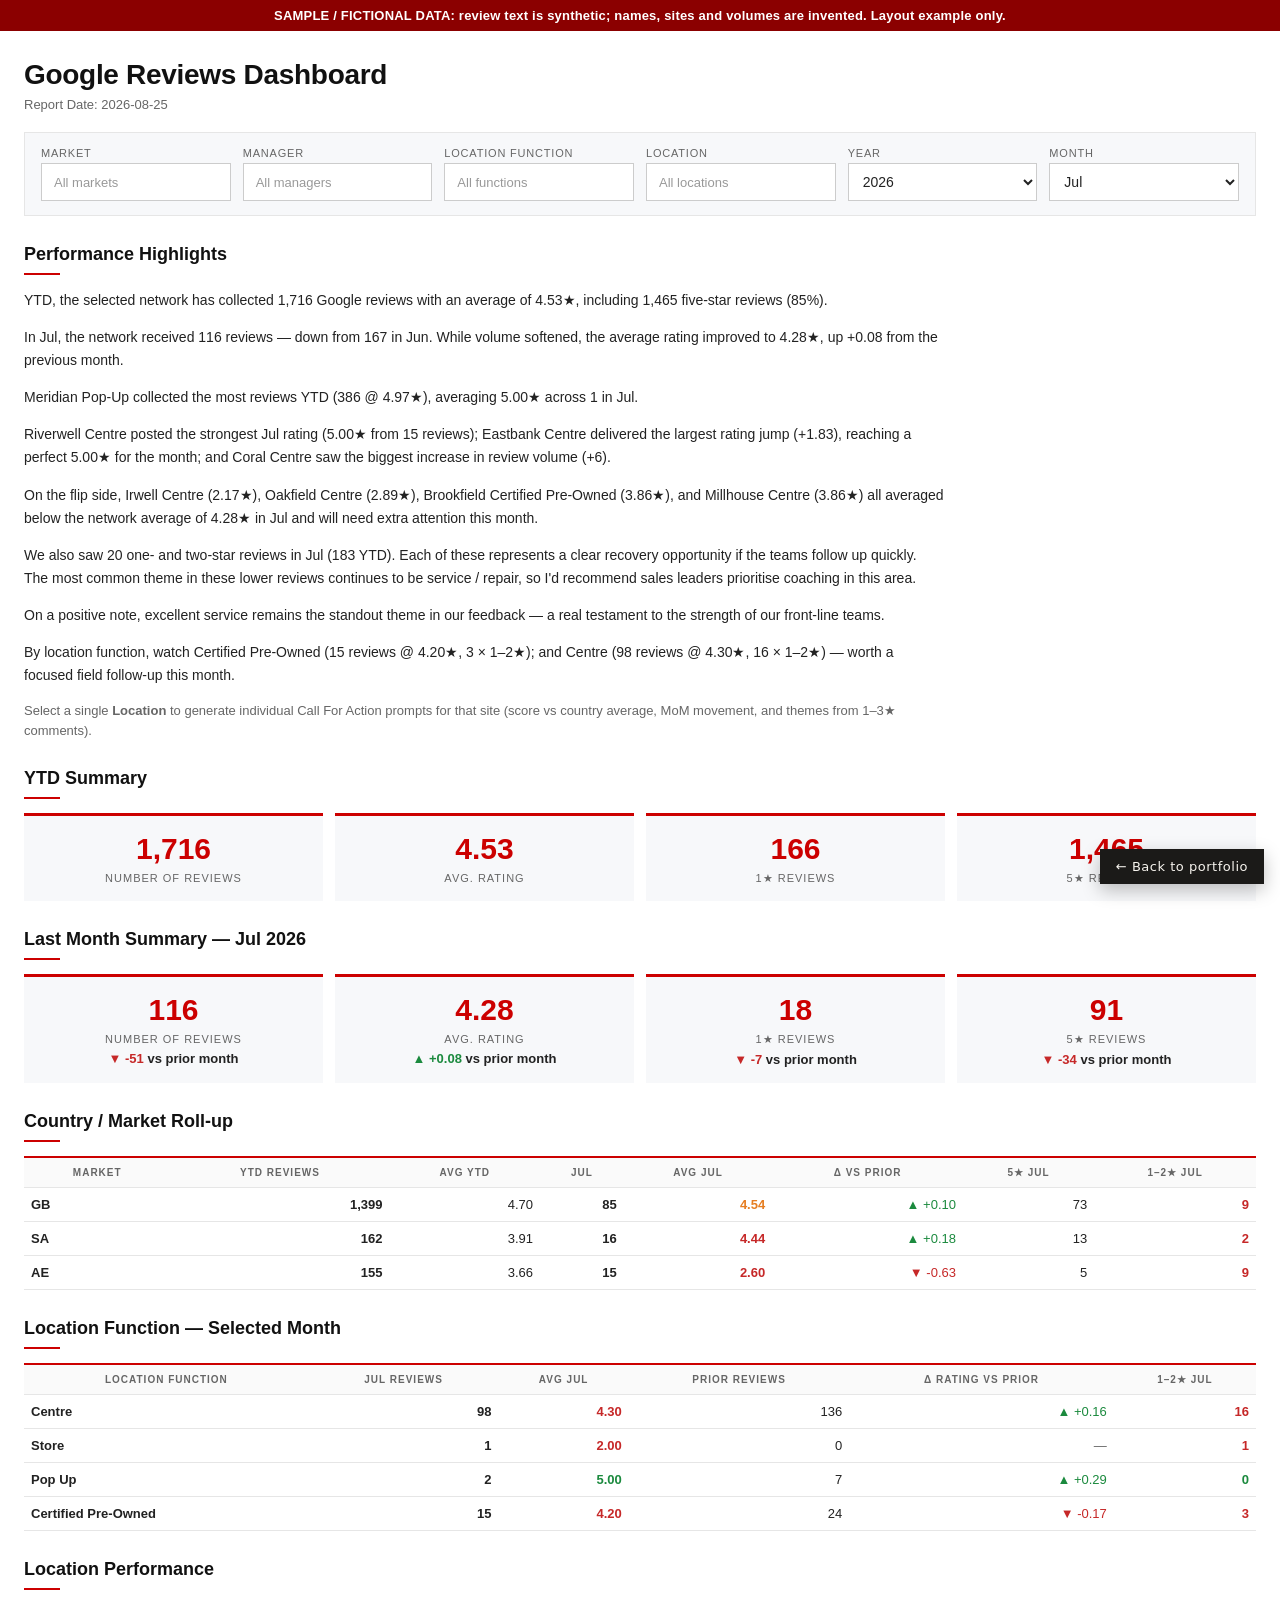
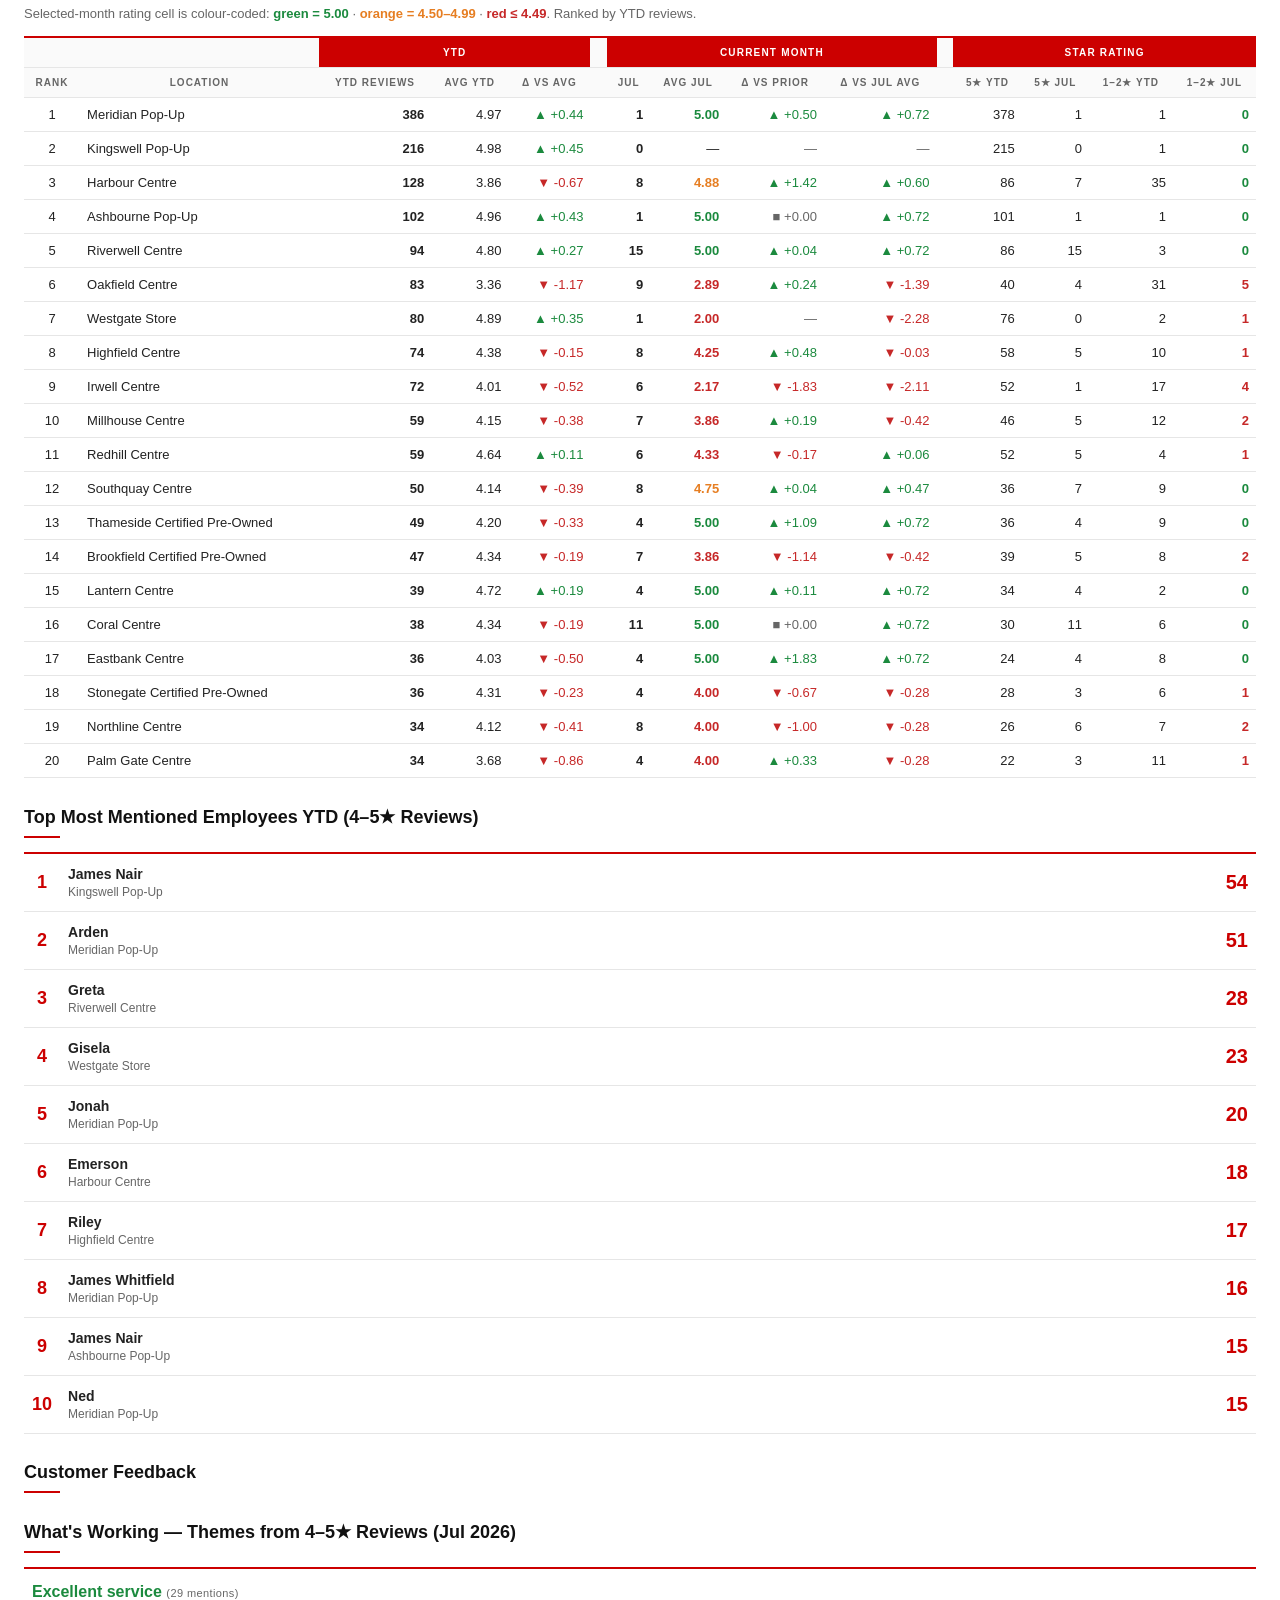
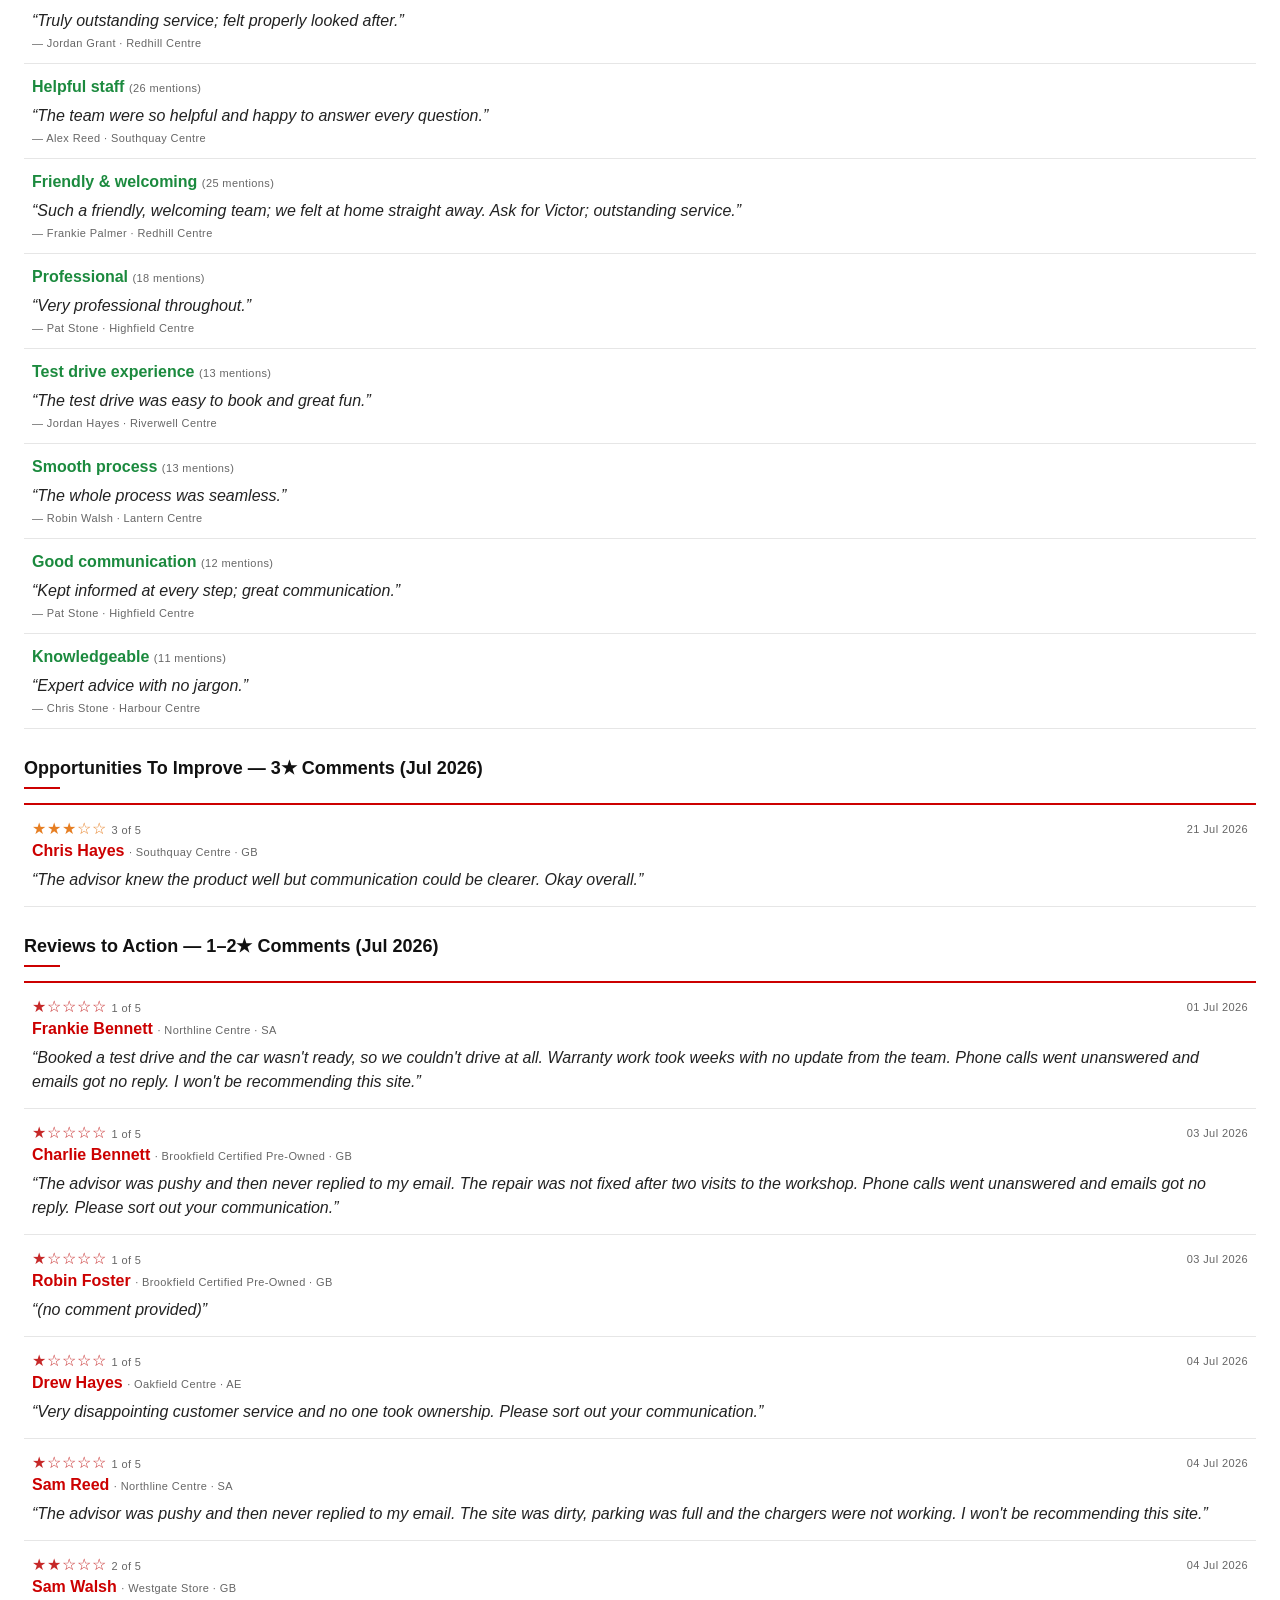
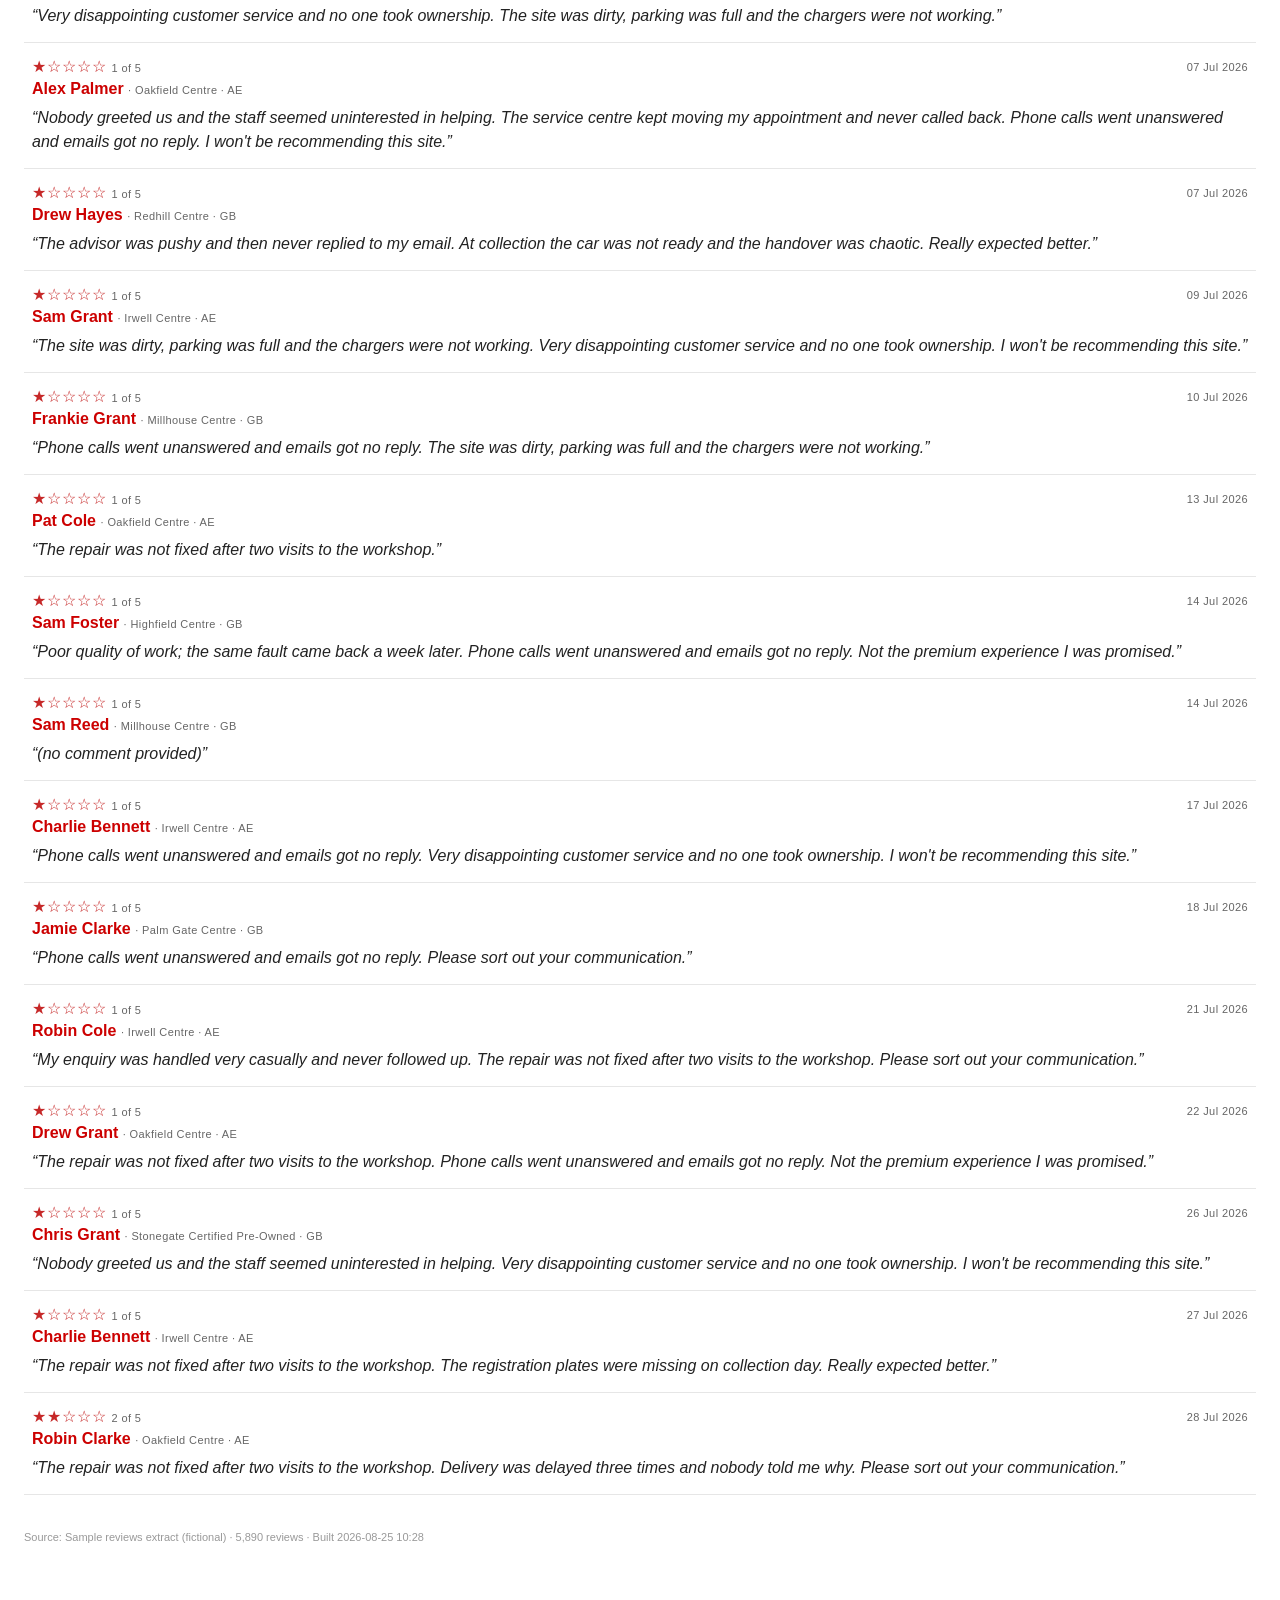
<file: dashboards/customer-voice/index.html>
<!DOCTYPE html>
<html lang="en">
<head>
<meta name="robots" content="noindex">
<meta charset="utf-8">
<meta name="viewport" content="width=device-width, initial-scale=1">
<title>Google Reviews Dashboard</title>
<style>
  :root {
    --bg: #ffffff;
    --ink: #222222;
    --muted: #666666;
    --line: #e6e6e6;
    --card: #f7f8fa;
    --accent: #cc0000;
    --good: #1b8a3e;
    --warn: #e67e22;
    --bad: #c62828;
    --head: #111111;
  }
  * { box-sizing: border-box; }
  html, body {
    margin: 0; padding: 0;
    background: var(--bg);
    color: var(--ink);
    font-family: Arial, Helvetica, sans-serif;
  }
  .wrap { max-width: 1280px; margin: 0 auto; padding: 28px 24px 64px; }
  h1 {
    margin: 0 0 6px;
    font-size: 28px;
    font-weight: 700;
    color: var(--head);
    letter-spacing: -0.3px;
  }
  .sub { color: var(--muted); font-size: 13px; margin-bottom: 20px; }
  .filters {
    display: flex; flex-wrap: wrap; gap: 12px;
    padding: 14px 16px;
    background: var(--card);
    border: 1px solid var(--line);
    margin-bottom: 22px;
  }
  .filters label {
    display: flex; flex-direction: column; gap: 4px;
    font-size: 11px; letter-spacing: 0.8px; text-transform: uppercase; color: var(--muted);
    min-width: 160px; flex: 1;
  }
  .filters select {
    font-family: Arial, Helvetica, sans-serif;
    font-size: 14px; color: var(--ink);
    border: 1px solid #cccccc; background: #fff;
    padding: 8px 10px; height: 38px;
  }
  /* Searchable multi-select */
  .ms {
    position: relative;
    font-family: Arial, Helvetica, sans-serif;
    font-size: 14px;
    color: var(--ink);
    text-transform: none;
    letter-spacing: 0;
  }
  .ms-control {
    display: flex; flex-wrap: wrap; align-items: center; gap: 4px;
    min-height: 38px;
    border: 1px solid #cccccc; background: #fff;
    padding: 4px 8px;
    cursor: text;
  }
  .ms-control:focus-within { border-color: #999; }
  .ms-tags { display: flex; flex-wrap: wrap; gap: 4px; max-width: 100%; }
  .ms-tag {
    display: inline-flex; align-items: center; gap: 4px;
    background: #f0f0f0; border: 1px solid #ddd;
    padding: 2px 6px; font-size: 12px; line-height: 1.3;
    max-width: 220px;
  }
  .ms-tag span {
    overflow: hidden; text-overflow: ellipsis; white-space: nowrap; max-width: 180px;
  }
  .ms-tag button {
    border: 0; background: transparent; color: #666; cursor: pointer;
    font-size: 14px; line-height: 1; padding: 0 2px;
  }
  .ms-tag button:hover { color: var(--accent); }
  .ms-search {
    border: 0; outline: none; flex: 1; min-width: 72px;
    font-family: inherit; font-size: 14px; padding: 4px 2px;
    background: transparent; color: var(--ink);
  }
  .ms-placeholder { color: #999; font-size: 13px; padding: 2px 0; }
  .ms-dropdown {
    position: absolute; z-index: 40; left: 0; right: 0; top: calc(100% + 2px);
    max-height: 240px; overflow-y: auto;
    background: #fff; border: 1px solid #cccccc;
    box-shadow: 0 6px 18px rgba(0,0,0,0.08);
  }
  .ms-opt {
    display: flex; align-items: flex-start; gap: 8px;
    padding: 8px 10px; cursor: pointer; font-size: 13px; line-height: 1.35;
  }
  .ms-opt:hover, .ms-opt.hl { background: #fff8f8; }
  .ms-opt input { margin-top: 2px; flex-shrink: 0; }
  .ms-empty { padding: 10px; color: #999; font-size: 13px; }
  .ms-actions {
    display: flex; justify-content: space-between; gap: 8px;
    padding: 6px 10px; border-bottom: 1px solid var(--line);
    background: #fafafa; font-size: 12px;
  }
  .ms-actions button {
    border: 0; background: transparent; color: var(--accent);
    cursor: pointer; font-family: inherit; font-size: 12px; padding: 2px 0;
  }
  .ms-actions button:hover { text-decoration: underline; }
  h2 {
    font-size: 18px; margin: 28px 0 8px; color: var(--head);
  }
  .rule { height: 2px; width: 36px; background: var(--accent); margin-bottom: 14px; }
  .tiles { display: grid; grid-template-columns: repeat(4, 1fr); gap: 12px; }
  .tile {
    background: var(--card);
    border-top: 3px solid var(--accent);
    padding: 18px 12px 16px;
    text-align: center;
  }
  .tile .n { font-size: 30px; font-weight: 700; color: var(--accent); line-height: 1; }
  .tile .l {
    margin-top: 8px; font-size: 11px; letter-spacing: 1px;
    text-transform: uppercase; color: var(--muted);
  }
  .tile .d { margin-top: 6px; font-size: 13px; font-weight: 700; }
  .up { color: var(--good); }
  .down { color: var(--bad); }
  .flat { color: var(--muted); }
  .hint { font-size: 13px; color: var(--muted); margin: 0 0 12px; line-height: 1.5; }
  table.perf { width: 100%; border-collapse: collapse; border-top: 2px solid var(--accent); font-size: 13px; }
  table.perf th, table.perf td { padding: 9px 7px; border-bottom: 1px solid var(--line); }
  table.perf th {
    font-size: 10px; letter-spacing: 1px; text-transform: uppercase;
    color: var(--muted); font-weight: 700; background: #fafafa;
  }
  table.perf .grp { background: var(--accent); color: #fff; letter-spacing: 1.2px; text-align: center; }
  table.perf td.r { text-align: right; }
  table.perf td.c { text-align: center; }
  table.perf tbody tr:hover { background: #fff8f8; }
  .rate-g { color: var(--good); font-weight: 700; }
  .rate-a { color: var(--warn); font-weight: 700; }
  .rate-r { color: var(--bad); font-weight: 700; }
  .emp { width: 100%; border-collapse: collapse; border-top: 2px solid var(--accent); }
  .emp td { padding: 12px 8px; border-bottom: 1px solid var(--line); }
  .emp .rk { width: 36px; text-align: center; color: var(--accent); font-size: 18px; font-weight: 700; }
  .emp .nm { font-size: 14px; }
  .emp .nm b { color: var(--ink); }
  .emp .lc { font-size: 12px; color: var(--muted); margin-top: 3px; }
  .emp .ct { text-align: right; font-size: 20px; color: var(--accent); font-weight: 700; }
  .theme, .rev {
    padding: 14px 8px; border-bottom: 1px solid var(--line);
  }
  .theme b { color: var(--good); }
  .quote { font-style: italic; margin-top: 8px; line-height: 1.5; }
  .who { font-size: 11px; color: var(--muted); margin-top: 4px; letter-spacing: 0.4px; }
  .stars { letter-spacing: 1px; }
  .locked {
    padding: 22px 16px; background: var(--card); border: 1px dashed #cccccc;
    color: var(--muted); font-size: 14px;
  }
  .exec {
    margin: 0 0 22px;
    font-size: 14px;
    line-height: 1.65;
    color: var(--ink);
  }
  .exec p { margin: 0 0 14px; max-width: 920px; }
  .exec-card {
    background: var(--card); border: 1px solid var(--line);
    border-top: 3px solid var(--accent); padding: 14px 16px;
    margin-top: 8px; max-width: 920px;
  }
  .exec-card h3 {
    margin: 0 0 10px; font-size: 12px; letter-spacing: 0.8px;
    text-transform: uppercase; color: var(--accent);
  }
  .exec-card ul { margin: 0; padding-left: 18px; }
  .exec-card li { margin-bottom: 8px; font-size: 13px; line-height: 1.5; }
  .foot { margin-top: 36px; font-size: 11px; color: #999; }
  @media (max-width: 900px) {
    .tiles { grid-template-columns: 1fr 1fr; }
    .filters label { min-width: 140px; }
    table.perf { font-size: 12px; }
  }
  .sample-banner { background:#8B0000; color:#fff; text-align:center; font-size:13px; font-weight:700; padding:8px 16px; letter-spacing:.2px; }
</style>
<script src="reviews_data.js"></script>
</head>
<body>
<div class="sample-banner">SAMPLE / FICTIONAL DATA: review text is synthetic; names, sites and volumes are invented. Layout example only.</div>
<div class="wrap">
  <h1>Google Reviews Dashboard</h1>
  <div class="sub" id="subtitle"></div>

  <div class="filters">
    <label>Market
      <div class="ms" id="fMarket"></div>
    </label>
    <label>Manager
      <div class="ms" id="fManager"></div>
    </label>
    <label>Location Function
      <div class="ms" id="fFunction"></div>
    </label>
    <label>Location
      <div class="ms" id="fLocation"></div>
    </label>
    <label>Year
      <select id="fYear"></select>
    </label>
    <label>Month
      <select id="fMonth"></select>
    </label>
  </div>

  <h2>Performance Highlights</h2>
  <div class="rule"></div>
  <div class="exec" id="execBox"></div>

  <h2>YTD Summary</h2>
  <div class="rule"></div>
  <div class="tiles" id="ytdTiles"></div>

  <h2 id="lmTitle">Last Month Summary</h2>
  <div class="rule"></div>
  <div class="tiles" id="lmTiles"></div>

  <h2>Country / Market Roll-up</h2>
  <div class="rule"></div>
  <div style="overflow-x:auto">
    <table class="perf" id="mktTable"></table>
  </div>

  <h2>Location Function — Selected Month</h2>
  <div class="rule"></div>
  <div style="overflow-x:auto">
    <table class="perf" id="fnTable"></table>
  </div>

  <h2>Location Performance</h2>
  <div class="rule"></div>
  <p class="hint">
    Selected-month rating cell is colour-coded:
    <b class="rate-g">green = 5.00</b> ·
    <b class="rate-a">orange = 4.50–4.99</b> ·
    <b class="rate-r">red ≤ 4.49</b>.
    Ranked by YTD reviews.
  </p>
  <div style="overflow-x:auto">
    <table class="perf" id="locTable"></table>
  </div>

  <h2>Top Most Mentioned Employees YTD (4–5★ Reviews)</h2>
  <div class="rule"></div>
  <table class="emp" id="empTable"></table>

  <div id="sentimentBlock"></div>
  <div class="foot" id="foot"></div>
</div>

<script>
(function () {
  if (!window.GR_DATA) {
  document.body.innerHTML = '<p style="font-family:Arial,sans-serif;padding:24px"><b>Reviews data not loaded.</b> Keep <code>reviews_data.js</code> next to this page.</p>';
  return;
}
const D = window.GR_DATA;
  const MN = ["", "Jan", "Feb", "Mar", "Apr", "May", "Jun", "Jul", "Aug", "Sep", "Oct", "Nov", "Dec"];
  const $ = (id) => document.getElementById(id);

  function fmt(n) { return (n == null || isNaN(n)) ? "—" : Number(n).toLocaleString("en-GB"); }
  function avg(n, s) { return n ? (s / n) : null; }
  function avgTxt(a) { return a == null ? "—" : a.toFixed(2); }
  function deltaHtml(cur, prev, dec) {
    if (cur == null || prev == null) return '<span class="flat">—</span>';
    const d = cur - prev;
    const z = Math.abs(d) < (dec ? 0.005 : 0.5);
    const txt = (d > 0 ? "+" : "") + (dec ? d.toFixed(2) : String(Math.round(d)));
    if (z) return '<span class="flat">■ +0.00</span> vs prior month';
    const cls = d > 0 ? "up" : "down";
    const arrow = d > 0 ? "▲" : "▼";
    return '<span class="' + cls + '">' + arrow + " " + txt + "</span> vs prior month";
  }
  function rateCls(a) {
    if (a == null) return "";
    if (a >= 4.995) return "rate-g";
    if (a >= 4.5) return "rate-a";
    return "rate-r";
  }
  function stars(r) {
    const on = "★".repeat(r), off = "☆".repeat(5 - r);
    const col = r <= 2 ? "var(--bad)" : (r === 3 ? "var(--warn)" : "var(--good)");
    return '<span class="stars" style="color:' + col + '">' + on + off + "</span>";
  }
  function esc(s) {
    return String(s == null ? "" : s)
      .replace(/&/g, "&amp;").replace(/</g, "&lt;").replace(/>/g, "&gt;");
  }

  function uniqueSorted(arr) {
    return Array.from(new Set(arr)).sort(function (a, b) {
      return String(a).localeCompare(String(b), undefined, { sensitivity: "base" });
    });
  }

  /* ---------- Searchable multi-select ---------- */
  function MultiSelect(root, opts) {
    this.root = root;
    this.placeholder = opts.placeholder || "All";
    this.onChange = opts.onChange || function () {};
    this.options = []; // {value, label}
    this.selected = new Set();
    this.open = false;
    this.query = "";
    this.hl = -1;

    root.innerHTML =
      '<div class="ms-control" tabindex="0">' +
        '<div class="ms-tags"></div>' +
        '<span class="ms-placeholder"></span>' +
        '<input class="ms-search" type="text" autocomplete="off" spellcheck="false" />' +
      "</div>" +
      '<div class="ms-dropdown" hidden></div>';

    this.control = root.querySelector(".ms-control");
    this.tagsEl = root.querySelector(".ms-tags");
    this.phEl = root.querySelector(".ms-placeholder");
    this.input = root.querySelector(".ms-search");
    this.drop = root.querySelector(".ms-dropdown");

    const self = this;
    this.control.addEventListener("click", function (e) {
      if (e.target.closest(".ms-tag button")) return;
      self.openDrop();
      self.input.focus();
    });
    this.input.addEventListener("focus", function () { self.openDrop(); });
    this.input.addEventListener("input", function () {
      self.query = self.input.value || "";
      self.hl = 0;
      self.renderDrop();
      self.openDrop();
    });
    this.input.addEventListener("keydown", function (e) {
      const vis = self.visibleOptions();
      if (e.key === "ArrowDown") {
        e.preventDefault();
        self.openDrop();
        self.hl = Math.min(self.hl + 1, vis.length - 1);
        self.renderDrop();
      } else if (e.key === "ArrowUp") {
        e.preventDefault();
        self.hl = Math.max(self.hl - 1, 0);
        self.renderDrop();
      } else if (e.key === "Enter") {
        e.preventDefault();
        if (self.open && vis[self.hl]) self.toggle(vis[self.hl].value);
      } else if (e.key === "Escape") {
        self.closeDrop();
      } else if (e.key === "Backspace" && !self.input.value && self.selected.size) {
        const arr = Array.from(self.selected);
        self.selected.delete(arr[arr.length - 1]);
        self.renderControl();
        self.renderDrop();
        self.onChange();
      }
    });
    document.addEventListener("click", function (e) {
      if (!root.contains(e.target)) self.closeDrop();
    });
  }
  MultiSelect.prototype.setOptions = function (items, keepSelected) {
    this.options = (items || []).map(function (it) {
      if (typeof it === "string") return { value: it, label: it };
      return { value: it.value, label: it.label != null ? it.label : it.value };
    });
    if (keepSelected) {
      const valid = new Set(this.options.map(function (o) { return o.value; }));
      Array.from(this.selected).forEach(function (v) {
        if (!valid.has(v)) this.selected.delete(v);
      }, this);
    } else {
      this.selected.clear();
    }
    this.query = "";
    this.input.value = "";
    this.hl = -1;
    this.renderControl();
    this.renderDrop();
  };
  MultiSelect.prototype.getSelected = function () {
    return Array.from(this.selected);
  };
  MultiSelect.prototype.visibleOptions = function () {
    const q = (this.query || "").trim().toLowerCase();
    if (!q) return this.options.slice();
    return this.options.filter(function (o) {
      return String(o.label).toLowerCase().indexOf(q) >= 0 ||
        String(o.value).toLowerCase().indexOf(q) >= 0;
    });
  };
  MultiSelect.prototype.toggle = function (value) {
    if (value == null || value === "") return;
    if (this.selected.has(value)) this.selected.delete(value);
    else this.selected.add(value);
    this.renderControl();
    this.renderDrop();
    this.onChange();
  };
  MultiSelect.prototype.valueAt = function (idx) {
    const i = parseInt(idx, 10);
    if (isNaN(i) || i < 0 || i >= this.options.length) return null;
    return this.options[i].value;
  };
  MultiSelect.prototype.clear = function () {
    if (!this.selected.size) return;
    this.selected.clear();
    this.renderControl();
    this.renderDrop();
    this.onChange();
  };
  MultiSelect.prototype.selectAllVisible = function () {
    const self = this;
    this.visibleOptions().forEach(function (o) { self.selected.add(o.value); });
    this.renderControl();
    this.renderDrop();
    this.onChange();
  };
  MultiSelect.prototype.openDrop = function () {
    this.open = true;
    this.drop.hidden = false;
    this.renderDrop();
  };
  MultiSelect.prototype.closeDrop = function () {
    this.open = false;
    this.drop.hidden = true;
    this.query = "";
    this.input.value = "";
    this.hl = -1;
    this.renderControl();
  };
  MultiSelect.prototype.renderControl = function () {
    const self = this;
    const labelOf = {};
    this.options.forEach(function (o) { labelOf[o.value] = o.label; });
    const vals = Array.from(this.selected);
    this.tagsEl.innerHTML = vals.map(function (v) {
      const ix = self.options.findIndex(function (o) { return o.value === v; });
      return '<span class="ms-tag"><span title="' + esc(labelOf[v] || v) + '">' +
        esc(labelOf[v] || v) + '</span><button type="button" data-i="' + ix +
        '" aria-label="Remove">&times;</button></span>';
    }).join("");
    Array.prototype.forEach.call(this.tagsEl.querySelectorAll("button"), function (btn) {
      btn.addEventListener("click", function (e) {
        e.stopPropagation();
        const val = self.valueAt(btn.getAttribute("data-i"));
        if (val != null) self.selected.delete(val);
        self.renderControl();
        self.renderDrop();
        self.onChange();
      });
    });
    if (vals.length) {
      this.phEl.textContent = "";
      this.phEl.style.display = "none";
      this.input.placeholder = "Search…";
    } else {
      this.phEl.style.display = "";
      this.phEl.textContent = this.placeholder;
      this.input.placeholder = "";
    }
  };
  MultiSelect.prototype.renderDrop = function () {
    if (!this.open) return;
    const self = this;
    const vis = this.visibleOptions();
    if (this.hl >= vis.length) this.hl = vis.length - 1;
    let html = '<div class="ms-actions">' +
      '<button type="button" data-act="all">Select visible</button>' +
      '<button type="button" data-act="clear">Clear</button></div>';
    if (!vis.length) {
      html += '<div class="ms-empty">No matches</div>';
    } else {
      html += vis.map(function (o, i) {
        const optIdx = self.options.indexOf(o);
        const checked = self.selected.has(o.value) ? " checked" : "";
        const hl = i === self.hl ? " hl" : "";
        return '<label class="ms-opt' + hl + '"><input type="checkbox"' + checked +
          ' data-i="' + optIdx + '" /><span>' + esc(o.label) + "</span></label>";
      }).join("");
    }
    this.drop.innerHTML = html;
    this.drop.querySelector('[data-act="all"]').addEventListener("click", function (e) {
      e.preventDefault(); e.stopPropagation();
      self.selectAllVisible();
    });
    this.drop.querySelector('[data-act="clear"]').addEventListener("click", function (e) {
      e.preventDefault(); e.stopPropagation();
      self.clear();
    });
    Array.prototype.forEach.call(this.drop.querySelectorAll(".ms-opt input"), function (inp) {
      inp.addEventListener("click", function (e) {
        e.stopPropagation();
        e.preventDefault();
        self.toggle(self.valueAt(inp.getAttribute("data-i")));
        self.input.focus();
      });
    });
    Array.prototype.forEach.call(this.drop.querySelectorAll(".ms-opt"), function (row) {
      row.addEventListener("mousedown", function (e) {
        // keep focus in search box
        if (e.target.tagName !== "INPUT") e.preventDefault();
      });
      row.addEventListener("click", function (e) {
        if (e.target.tagName === "INPUT") return;
        e.preventDefault();
        const inp = row.querySelector("input");
        if (inp) self.toggle(self.valueAt(inp.getAttribute("data-i")));
        self.input.focus();
      });
    });
  };

  function fillSelect(el, items, selected) {
    el.innerHTML = items.map(function (it) {
      const v = it.value, t = it.label;
      return '<option value="' + esc(v) + '"' + (v === selected ? " selected" : "") + ">" + esc(t) + "</option>";
    }).join("");
  }

  const fY = $("fYear"), fMo = $("fMonth");
  const locByManager = D.locByManager || {};
  const locFunctions = D.locFunctions || {};
  const locLeadership = D.locLeadership || {};
  const FN_OPTIONS = (D.meta && D.meta.locationFunctions) || [
    "Centre", "Store", "Service", "Collection Point", "Pop Up", "Certified Pre-Owned", "Delivery",
    "Self-serve Test Drive"
  ];
  const LEAD_FNS = (D.meta && D.meta.leadershipFunctions) || [
    "Centre", "Store", "Service", "Collection Point", "Pop Up", "Certified Pre-Owned", "Delivery"
  ];
  const years = uniqueSorted(D.reviews.map(function (r) { return r.y; })).reverse();
  const defaultYear = D.meta.latestYear;
  const defaultMonth = String(D.meta.latestMonth);

  fillSelect(fY, years.map(function (y) { return { value: String(y), label: String(y) }; }), String(defaultYear));

  function locMarket() {
    const map = {};
    D.reviews.forEach(function (r) { if (!map[r.loc]) map[r.loc] = r.m; });
    return map;
  }
  const LOC_MKT = locMarket();

  function marketOk(m) {
    const sel = fM.getSelected();
    if (!sel.length) return true;
    return sel.indexOf(m) >= 0;
  }

  function functionOk(loc) {
    const sel = fFn.getSelected();
    if (!sel.length) return true;
    const fns = locFunctions[loc] || [];
    for (let i = 0; i < sel.length; i++) {
      if (fns.indexOf(sel[i]) >= 0) return true;
    }
    return false;
  }

  /**
   * Effective Location Function tag(s) for roll-ups / MoM table.
   *
   * Dual Centre/CPO sites that also do Delivery (tagged both, but "Delivery"
   * is not in the public name) must not double-count:
   *  - No function filter → name split only (Centre / CPO / …), drop Delivery.
   *  - Delivery filter selected → roll into Delivery only (one row).
   *  - Other function filter(s) → intersect with selection; dual sites keep
   *    their primary tag(s), not Delivery, unless Delivery is also selected
   *    (then Delivery only — see above).
   * Pure Delivery / Collection Point sites keep their single tag always.
   */
  function effectiveFunctions(loc) {
    const fns = locFunctions[loc] || [];
    if (!fns.length) return [];
    const sel = fFn.getSelected();
    const hasDelivery = fns.indexOf("Delivery") >= 0;
    const primaries = fns.filter(function (f) { return f !== "Delivery"; });
    const dualDelivery = hasDelivery && primaries.length > 0;

    if (!sel.length) {
      // Unfiltered: name-based split only — not synthetic Delivery on duals.
      return dualDelivery ? primaries.slice() : fns.slice();
    }

    if (sel.indexOf("Delivery") >= 0 && dualDelivery) {
      // Delivery filter on: dual Centre/CPO+Delivery → Delivery only.
      return ["Delivery"];
    }

    // Other filters: only selected tags that apply (no extra Delivery roll-in).
    return fns.filter(function (f) { return sel.indexOf(f) >= 0; });
  }

  function managerLocUnion() {
    const mgrs = fMgr.getSelected();
    if (!mgrs.length) return null;
    const set = {};
    mgrs.forEach(function (mgr) {
      (locByManager[mgr] || []).forEach(function (loc) { set[loc] = true; });
    });
    return set;
  }

  function isLeadershipDefaultLoc(loc) {
    if (Object.prototype.hasOwnProperty.call(locLeadership, loc)) {
      return !!locLeadership[loc];
    }
    const fns = locFunctions[loc] || [];
    if (!fns.length) return true;
    for (let i = 0; i < fns.length; i++) {
      if (LEAD_FNS.indexOf(fns[i]) >= 0) return true;
    }
    return false;
  }

  function locOk(loc) {
    const locs = fL.getSelected();
    if (locs.length) return locs.indexOf(loc) >= 0;
    if (!functionOk(loc)) return false;
    // Leadership default: hide Self-serve-only unless user picks that function
    // (or any function / explicit location).
    const fnSel = fFn.getSelected();
    if (!fnSel.length && !isLeadershipDefaultLoc(loc)) return false;
    const mgrSet = managerLocUnion();
    if (mgrSet) return !!mgrSet[loc];
    return true;
  }

  function singleSelectedLocation() {
    const locs = fL.getSelected();
    return locs.length === 1 ? locs[0] : null;
  }

  function selectedMarketsLabel() {
    const sel = fM.getSelected();
    if (!sel.length) return "All markets";
    return sel.join(", ");
  }

  let suppress = false;

  function onFilterChange(source) {
    if (suppress) return;
    suppress = true;
    try {
      if (source === "market" || source === "init") refreshManagers(true);
      if (source === "market" || source === "manager" || source === "function" || source === "init") {
        refreshLocations(true);
      }
      refreshMonths();
      render();
    } finally {
      suppress = false;
    }
  }

  const fM = new MultiSelect($("fMarket"), {
    placeholder: "All markets",
    onChange: function () { onFilterChange("market"); }
  });
  const fMgr = new MultiSelect($("fManager"), {
    placeholder: "All managers",
    onChange: function () { onFilterChange("manager"); }
  });
  const fFn = new MultiSelect($("fFunction"), {
    placeholder: "All functions",
    onChange: function () { onFilterChange("function"); }
  });
  const fL = new MultiSelect($("fLocation"), {
    placeholder: "All locations",
    onChange: function () { onFilterChange("location"); }
  });

  fM.setOptions(D.meta.markets.map(function (m) { return { value: m, label: m }; }), false);
  fFn.setOptions(FN_OPTIONS.map(function (f) { return { value: f, label: f }; }), false);

  function refreshManagers(keep) {
    const names = Object.keys(locByManager).filter(function (mgr) {
      const mkts = fM.getSelected();
      if (!mkts.length) return true;
      return (locByManager[mgr] || []).some(function (loc) {
        return mkts.indexOf(LOC_MKT[loc]) >= 0;
      });
    }).sort(function (a, b) { return a.toLowerCase().localeCompare(b.toLowerCase()); });
    fMgr.setOptions(names.map(function (n) { return { value: n, label: n }; }), !!keep);
  }

  function refreshLocations(keep) {
    const mgrSet = managerLocUnion();
    const locs = uniqueSorted(D.reviews.filter(function (r) {
      if (!marketOk(r.m)) return false;
      if (mgrSet && !mgrSet[r.loc]) return false;
      if (!functionOk(r.loc)) return false;
      return true;
    }).map(function (r) { return r.loc; }));
    fL.setOptions(locs.map(function (l) { return { value: l, label: l }; }), !!keep);
  }

  function refreshMonths() {
    const y = +fY.value;
    const months = uniqueSorted(D.reviews.filter(function (r) {
      return r.y === y && marketOk(r.m) && locOk(r.loc);
    }).map(function (r) { return r.mo; }));
    const keep = fMo.value;
    const items = [{ value: "ALL", label: "All months" }].concat(
      months.map(function (mo) { return { value: String(mo), label: MN[mo] }; })
    );
    // Prefer the builder's incomplete-month-aware latestMonth (e.g. July when
    // August is only partial), not the last calendar month present in the file.
    const preferred = String(D.meta.latestMonth);
    let sel;
    if (keep && (keep === "ALL" || months.indexOf(+keep) >= 0)) {
      sel = keep;
    } else if (months.indexOf(+preferred) >= 0) {
      sel = preferred;
    } else {
      sel = months.length ? String(months[months.length - 1]) : "ALL";
    }
    fillSelect(fMo, items, sel);
  }

  function filteredReviews() {
    const y = +fY.value;
    return D.reviews.filter(function (r) {
      return r.y === y && marketOk(r.m) && locOk(r.loc);
    });
  }

  function period() {
    const y = +fY.value;
    const moVal = fMo.value;
    const rows = filteredReviews();
    const months = uniqueSorted(rows.map(function (r) { return r.mo; }));
    const last = (moVal === "ALL")
      ? (months.length ? months[months.length - 1] : D.meta.latestMonth)
      : +moVal;
    const prev = last === 1 ? 12 : last - 1;
    const prevYear = last === 1 ? y - 1 : y;
    return { y: y, last: last, prev: prev, prevYear: prevYear };
  }

  function kpi(rows) {
    const n = rows.length;
    if (!n) return { n: 0, avg: null, n1: 0, n5: 0, n12: 0 };
    let s = 0, n1 = 0, n5 = 0, n12 = 0;
    for (let i = 0; i < n; i++) {
      const r = rows[i].r;
      s += r;
      if (r === 1) n1++;
      if (r === 5) n5++;
      if (r === 1 || r === 2) n12++;
    }
    return { n: n, avg: s / n, n1: n1, n5: n5, n12: n12 };
  }

  function tile(n, label, delta) {
    return '<div class="tile"><div class="n">' + n + '</div><div class="l">' + esc(label) + "</div>" +
      (delta ? '<div class="d">' + delta + "</div>" : "") + "</div>";
  }

  function renderTiles() {
    const p = period();
    const rows = filteredReviews();
    const ytd = rows.filter(function (r) { return r.mo <= p.last; });
    const lm = rows.filter(function (r) { return r.mo === p.last; });
    let pm;
    if (p.last === 1) {
      pm = D.reviews.filter(function (r) {
        return r.y === p.prevYear && r.mo === 12 && marketOk(r.m) && locOk(r.loc);
      });
    } else {
      pm = rows.filter(function (r) { return r.mo === p.prev; });
    }
    const a = kpi(ytd), b = kpi(lm), c = kpi(pm);
    $("ytdTiles").innerHTML =
      tile(fmt(a.n), "Number of Reviews") +
      tile(avgTxt(a.avg), "Avg. Rating") +
      tile(fmt(a.n1), "1★ Reviews") +
      tile(fmt(a.n5), "5★ Reviews");
    $("lmTitle").textContent = "Last Month Summary — " + MN[p.last] + " " + p.y;
    $("lmTiles").innerHTML =
      tile(fmt(b.n), "Number of Reviews", deltaHtml(b.n, c.n, false)) +
      tile(avgTxt(b.avg), "Avg. Rating", deltaHtml(b.avg, c.avg, true)) +
      tile(fmt(b.n1), "1★ Reviews", deltaHtml(b.n1, c.n1, false)) +
      tile(fmt(b.n5), "5★ Reviews", deltaHtml(b.n5, c.n5, false));
    // Report date = build date (date only)
    const built = (D.meta && D.meta.built) ? String(D.meta.built).slice(0, 10) : "";
    $("subtitle").textContent = built ? ("Report Date: " + built) : "";
  }

  function locAgg(rows, last, prev) {
    const map = {};
    rows.forEach(function (r) {
      const k = r.loc;
      if (!map[k]) map[k] = { loc: k, m: r.m, n: 0, s: 0, n5: 0, n12: 0, ln: 0, ls: 0, l5: 0, l12: 0, pn: 0, ps: 0 };
      const o = map[k];
      if (r.mo <= last) {
        o.n++; o.s += r.r;
        if (r.r === 5) o.n5++;
        if (r.r <= 2) o.n12++;
      }
      if (r.mo === last) {
        o.ln++; o.ls += r.r;
        if (r.r === 5) o.l5++;
        if (r.r <= 2) o.l12++;
      }
      if (r.mo === prev) { o.pn++; o.ps += r.r; }
    });
    return Object.keys(map).map(function (k) { return map[k]; })
      .filter(function (o) { return o.n > 0; })
      .sort(function (a, b) { return b.n - a.n || a.loc.localeCompare(b.loc); }).slice(0, 20);
  }

  function dlt(cur, base) {
    if (cur == null || base == null) return '<span class="flat">—</span>';
    const d = cur - base;
    if (Math.abs(d) < 0.005) return '<span class="flat">■ +0.00</span>';
    const cls = d > 0 ? "up" : "down";
    return '<span class="' + cls + '">' + (d > 0 ? "▲ +" : "▼ ") + d.toFixed(2) + "</span>";
  }

  function mktAgg(rows, last, prev) {
    const map = {};
    rows.forEach(function (r) {
      const k = r.m;
      if (!map[k]) map[k] = { m: k, n: 0, s: 0, n5: 0, n12: 0, ln: 0, ls: 0, l5: 0, l12: 0, pn: 0, ps: 0 };
      const o = map[k];
      if (r.mo <= last) {
        o.n++; o.s += r.r;
        if (r.r === 5) o.n5++;
        if (r.r <= 2) o.n12++;
      }
      if (r.mo === last) {
        o.ln++; o.ls += r.r;
        if (r.r === 5) o.l5++;
        if (r.r <= 2) o.l12++;
      }
      if (r.mo === prev) { o.pn++; o.ps += r.r; }
    });
    return Object.keys(map).map(function (k) { return map[k]; })
      .sort(function (a, b) { return b.ln - a.ln || a.m.localeCompare(b.m); });
  }

  function renderMarketTable() {
    const p = period();
    const y = p.y;
    const rows = D.reviews.filter(function (r) {
      return r.y === y && marketOk(r.m) && locOk(r.loc);
    });
    // prior month may be previous calendar year
    let prevRows = [];
    if (p.last === 1) {
      prevRows = D.reviews.filter(function (r) {
        return r.y === p.prevYear && r.mo === 12 && marketOk(r.m) && locOk(r.loc);
      });
    }
    const list = mktAgg(rows, p.last, p.prev);
    if (p.last === 1) {
      const pm = {};
      prevRows.forEach(function (r) {
        if (!pm[r.m]) pm[r.m] = { n: 0, s: 0 };
        pm[r.m].n++; pm[r.m].s += r.r;
      });
      list.forEach(function (o) {
        if (pm[o.m]) { o.pn = pm[o.m].n; o.ps = pm[o.m].s; }
      });
    }
    const lmLab = MN[p.last].toUpperCase();
    let html = "<thead><tr>" +
      "<th>Market</th>" +
      "<th class='r'>YTD Reviews</th><th class='r'>AVG YTD</th>" +
      "<th class='r'>" + lmLab + "</th><th class='r'>AVG " + lmLab + "</th>" +
      "<th class='r'>Δ vs prior</th><th class='r'>5★ " + lmLab + "</th><th class='r'>1–2★ " + lmLab + "</th>" +
      "</tr></thead><tbody>";
    if (!list.length) {
      $("mktTable").innerHTML = "<tbody><tr><td>No markets in this filter.</td></tr></tbody>";
      return;
    }
    list.forEach(function (o) {
      const ya = avg(o.n, o.s);
      const la = avg(o.ln, o.ls);
      const pa = avg(o.pn, o.ps);
      html += "<tr>" +
        "<td><b>" + esc(o.m) + "</b></td>" +
        '<td class="r"><b>' + fmt(o.n) + "</b></td>" +
        '<td class="r">' + avgTxt(ya) + "</td>" +
        '<td class="r"><b>' + fmt(o.ln) + "</b></td>" +
        '<td class="r ' + rateCls(la) + '">' + avgTxt(la) + "</td>" +
        '<td class="r">' + (o.ln && o.pn ? dlt(la, pa) : '<span class="flat">—</span>') + "</td>" +
        '<td class="r">' + fmt(o.l5) + "</td>" +
        '<td class="r ' + (o.l12 ? "rate-r" : "rate-g") + '">' + fmt(o.l12) + "</td>" +
        "</tr>";
    });
    html += "</tbody>";
    $("mktTable").innerHTML = html;
  }

  function renderFunctionTable() {
    const p = period();
    const y = p.y;
    const rows = D.reviews.filter(function (r) {
      return r.y === y && marketOk(r.m) && locOk(r.loc);
    });
    const map = {};
    FN_OPTIONS.forEach(function (fn) {
      map[fn] = { fn: fn, ln: 0, ls: 0, pn: 0, ps: 0, l12: 0 };
    });
    rows.forEach(function (r) {
      const fns = effectiveFunctions(r.loc);
      if (!fns.length) return;
      fns.forEach(function (fn) {
        if (!map[fn]) return;
        if (r.mo === p.last) {
          map[fn].ln++; map[fn].ls += r.r;
          if (r.r <= 2) map[fn].l12++;
        }
        if (r.mo === p.prev) { map[fn].pn++; map[fn].ps += r.r; }
      });
    });
    if (p.last === 1) {
      D.reviews.forEach(function (r) {
        if (r.y !== p.prevYear || r.mo !== 12 || !marketOk(r.m) || !locOk(r.loc)) return;
        effectiveFunctions(r.loc).forEach(function (fn) {
          if (!map[fn]) return;
          map[fn].pn++; map[fn].ps += r.r;
        });
      });
    }
    const list = FN_OPTIONS.map(function (fn) { return map[fn]; })
      .filter(function (o) { return o.ln > 0 || o.pn > 0; });
    const lmLab = MN[p.last].toUpperCase();
    let html = "<thead><tr>" +
      "<th>Location Function</th>" +
      "<th class='r'>" + lmLab + " reviews</th><th class='r'>AVG " + lmLab + "</th>" +
      "<th class='r'>Prior reviews</th><th class='r'>Δ rating vs prior</th><th class='r'>1–2★ " + lmLab + "</th>" +
      "</tr></thead><tbody>";
    if (!list.length) {
      $("fnTable").innerHTML = "<tbody><tr><td>No function volume in this filter.</td></tr></tbody>";
      return;
    }
    list.forEach(function (o) {
      const la = avg(o.ln, o.ls);
      const pa = avg(o.pn, o.ps);
      html += "<tr>" +
        "<td><b>" + esc(o.fn) + "</b></td>" +
        '<td class="r"><b>' + fmt(o.ln) + "</b></td>" +
        '<td class="r ' + rateCls(la) + '">' + avgTxt(la) + "</td>" +
        '<td class="r">' + fmt(o.pn) + "</td>" +
        '<td class="r">' + (o.ln && o.pn ? dlt(la, pa) : '<span class="flat">—</span>') + "</td>" +
        '<td class="r ' + (o.l12 ? "rate-r" : "rate-g") + '">' + fmt(o.l12) + "</td>" +
        "</tr>";
    });
    html += "</tbody>";
    $("fnTable").innerHTML = html;
  }

  function renderTable() {
    const p = period();
    const y = p.y;
    const rows = D.reviews.filter(function (r) {
      return r.y === y && marketOk(r.m) && locOk(r.loc);
    });
    const list = locAgg(rows, p.last, p.prev);
    const totN = list.reduce(function (s, o) { return s + o.n; }, 0);
    const totS = list.reduce(function (s, o) { return s + o.s; }, 0);
    const totLN = list.reduce(function (s, o) { return s + o.ln; }, 0);
    const totLS = list.reduce(function (s, o) { return s + o.ls; }, 0);
    const netYtd = avg(totN, totS);
    const netLm = avg(totLN, totLS);
    const lmLab = MN[p.last].toUpperCase();
    let html = "<thead>";
    html += '<tr><th colspan="2"></th><th class="grp" colspan="3">YTD</th><th></th><th class="grp" colspan="4">Current Month</th><th></th><th class="grp" colspan="4">Star Rating</th></tr>';
    html += "<tr>" +
      "<th class='c'>Rank</th><th>Location</th>" +
      "<th class='r'>YTD Reviews</th><th class='r'>AVG YTD</th><th class='r'>Δ vs avg</th><th></th>" +
      "<th class='r'>" + lmLab + "</th><th class='r'>AVG " + lmLab + "</th><th class='r'>Δ vs prior</th><th class='r'>Δ vs " + lmLab + " avg</th><th></th>" +
      "<th class='r'>5★ YTD</th><th class='r'>5★ " + lmLab + "</th><th class='r'>1–2★ YTD</th><th class='r'>1–2★ " + lmLab + "</th>" +
      "</tr></thead><tbody>";
    list.forEach(function (o, i) {
      const ya = avg(o.n, o.s);
      const la = avg(o.ln, o.ls);
      const pa = avg(o.pn, o.ps);
      html += "<tr>" +
        '<td class="c">' + (i + 1) + "</td>" +
        "<td>" + esc(o.loc) + "</td>" +
        '<td class="r"><b>' + fmt(o.n) + "</b></td>" +
        '<td class="r">' + avgTxt(ya) + "</td>" +
        '<td class="r">' + dlt(ya, netYtd) + "</td><td></td>" +
        '<td class="r"><b>' + fmt(o.ln) + "</b></td>" +
        '<td class="r ' + rateCls(la) + '">' + avgTxt(la) + "</td>" +
        '<td class="r">' + (o.ln && o.pn ? dlt(la, pa) : '<span class="flat">—</span>') + "</td>" +
        '<td class="r">' + dlt(la, netLm) + "</td><td></td>" +
        '<td class="r">' + fmt(o.n5) + "</td>" +
        '<td class="r">' + fmt(o.l5) + "</td>" +
        '<td class="r">' + fmt(o.n12) + "</td>" +
        '<td class="r ' + (o.l12 ? "rate-r" : "rate-g") + '">' + fmt(o.l12) + "</td>" +
        "</tr>";
    });
    html += "</tbody>";
    $("locTable").innerHTML = html || "<tbody><tr><td>No locations in this filter.</td></tr></tbody>";
  }

  function renderEmployees() {
    const p = period();
    const y = p.y;
    const map = {};
    D.employees.forEach(function (e) {
      if (e.y !== y || e.mo > p.last) return;
      if (!marketOk(e.m)) return;
      if (!locOk(e.loc)) return;
      const k = e.name + "||" + e.loc;
      if (!map[k]) map[k] = { name: e.name, loc: e.loc, n: 0 };
      map[k].n += e.n;
    });
    const list = Object.keys(map).map(function (k) { return map[k]; })
      .sort(function (a, b) { return b.n - a.n || a.name.localeCompare(b.name); })
      .slice(0, 10);
    if (!list.length) {
      $("empTable").innerHTML = "<tbody><tr><td>No named employees in 4–5★ reviews for this filter.</td></tr></tbody>";
      return;
    }
    $("empTable").innerHTML = "<tbody>" + list.map(function (e, i) {
      return "<tr><td class='rk'>" + (i + 1) + "</td>" +
        "<td class='nm'><b>" + esc(e.name) + "</b><div class='lc'>" + esc(e.loc) + "</div></td>" +
        "<td class='ct'>" + e.n + "</td></tr>";
    }).join("") + "</tbody>";
  }

  function revCard(c) {
    const dt = c.d ? c.d.slice(8, 10) + " " + MN[+c.d.slice(5, 7)] + " " + c.d.slice(0, 4) : "";
    return '<div class="rev">' +
      "<div>" + stars(c.r) + ' <span class="who">' + c.r + " of 5</span>" +
      '<span class="who" style="float:right">' + esc(dt) + "</span></div>" +
      '<div style="margin-top:4px"><b style="color:var(--accent)">' + esc(c.reviewer || "Customer") + "</b>" +
      ' <span class="who">· ' + esc(c.loc) + (c.m ? " · " + esc(c.m) : "") + "</span></div>" +
      '<div class="quote">“' + esc(c.comment || "(no comment provided)") + "”</div></div>";
  }

  function renderSentiment() {
    const loc = singleSelectedLocation();
    const p = period();
    const box = $("sentimentBlock");
    const themeRows = (D.themes || []).filter(function (t) {
      if (t.y !== p.y || t.mo !== p.last) return false;
      if (loc) return t.loc === loc;
      return marketOk(t.m || LOC_MKT[t.loc]) && locOk(t.loc);
    });
    let themes;
    if (loc) {
      themes = themeRows.sort(function (a, b) { return b.n - a.n; }).slice(0, 8);
    } else {
      const agg = {};
      themeRows.forEach(function (t) {
        if (!agg[t.theme]) agg[t.theme] = { theme: t.theme, n: 0, quote: "", reviewer: "", loc: "" };
        agg[t.theme].n += t.n;
        if (!agg[t.theme].quote && t.quote) {
          agg[t.theme].quote = t.quote;
          agg[t.theme].reviewer = t.reviewer;
          agg[t.theme].loc = t.loc;
        }
      });
      themes = Object.keys(agg).map(function (k) { return agg[k]; })
        .sort(function (a, b) { return b.n - a.n; }).slice(0, 8);
    }

    function commentFilter(pred) {
      return (D.comments || []).filter(function (c) {
        if (c.y !== p.y || c.mo !== p.last) return false;
        if (!pred(c)) return false;
        if (loc) return c.loc === loc;
        return marketOk(c.m) && locOk(c.loc);
      }).sort(function (a, b) { return a.d.localeCompare(b.d); });
    }
    const c45 = commentFilter(function (c) { return c.r >= 4; });
    const c3 = commentFilter(function (c) { return c.r === 3; });
    const c12 = commentFilter(function (c) { return c.r <= 2; });
    const cap = loc ? 9999 : 25;

    let html = "";
    html += "<h2>Customer Feedback</h2><div class='rule'></div>";

    html += "<h2>What's Working — Themes from 4–5★ Reviews (" + MN[p.last] + " " + p.y + ")</h2><div class='rule'></div>";
    if (!themes.length) html += '<div class="locked">No 4–5★ theme matches for this filter in the selected month.</div>';
    else html += '<div style="border-top:2px solid var(--accent)">' + themes.map(function (t) {
      return '<div class="theme"><b>' + esc(t.theme) + '</b> <span class="who">(' + t.n + " mentions)</span>" +
        (t.quote ? '<div class="quote">“' + esc(t.quote) + '”</div><div class="who">— ' + esc(t.reviewer || "Customer") + " · " + esc(t.loc || "") + "</div>" : "") +
        "</div>";
    }).join("") + "</div>";

    if (loc) {
      html += "<h2>4–5★ Comments (" + MN[p.last] + " " + p.y + ")</h2><div class='rule'></div>";
      if (!c45.length) html += '<div class="locked">No 4–5★ written comments for this location in the selected month.</div>';
      else html += '<div style="border-top:2px solid var(--accent)">' + c45.map(revCard).join("") + "</div>";
    }

    html += "<h2>Opportunities To Improve — 3★ Comments (" + MN[p.last] + " " + p.y + ")</h2><div class='rule'></div>";
    if (!c3.length) html += '<div class="locked">No 3★ comments for this filter in the selected month.</div>';
    else html += '<div style="border-top:2px solid var(--accent)">' + c3.slice(0, cap).map(revCard).join("") + "</div>";

    html += "<h2>Reviews to Action — 1–2★ Comments (" + MN[p.last] + " " + p.y + ")</h2><div class='rule'></div>";
    if (!c12.length) html += '<div class="locked">No 1–2★ comments for this filter in the selected month.</div>';
    else html += '<div style="border-top:2px solid var(--accent)">' + c12.slice(0, cap).map(revCard).join("") + "</div>";

    box.innerHTML = html;
  }

  function starLabel(v) {
    if (v == null || isNaN(v)) return "—";
    return v.toFixed(2) + "★";
  }

  /** Full location name in narrative text. */
  function shortLoc(name) {
    return name || "";
  }

  function renderExec() {
    const p = period();
    const y = p.y;
    const moName = MN[p.last];
    const prevName = MN[p.prev];
    const rows = D.reviews.filter(function (r) {
      return r.y === y && marketOk(r.m) && locOk(r.loc);
    });
    const ytd = rows.filter(function (r) { return r.mo <= p.last; });
    const lm = rows.filter(function (r) { return r.mo === p.last; });
    let pm;
    if (p.last === 1) {
      pm = D.reviews.filter(function (r) {
        return r.y === p.prevYear && r.mo === 12 && marketOk(r.m) && locOk(r.loc);
      });
    } else {
      pm = rows.filter(function (r) { return r.mo === p.prev; });
    }
    const a = kpi(ytd), b = kpi(lm), c = kpi(pm);
    const box = $("execBox");

    if (!a.n && !b.n) {
      box.innerHTML = "<p>No reviews in the current filter for " + esc(moName) + " " + y + ".</p>";
      return;
    }

    const scope = selectedMarketsLabel();
    const mSel = fM.getSelected();
    const avgLabel = (mSel.length === 1)
      ? (mSel[0] + " average")
      : (scope === "All markets" ? "network average" : "filter average");
    const scopeBit = (scope === "All markets")
      ? "the selected network"
      : (mSel.length === 1 ? mSel[0] : scope);

    const paras = [];

    // YTD opener
    const fiveShare = a.n ? Math.round((a.n5 / a.n) * 100) : 0;
    paras.push(
      "YTD, " + scopeBit + " has collected " +
      fmt(a.n) + " Google review" + (a.n === 1 ? "" : "s") +
      " with an average of " + starLabel(a.avg) +
      (a.n5 ? ", including " + fmt(a.n5) + " five-star review" + (a.n5 === 1 ? "" : "s") +
        " (" + fiveShare + "%)" : "") + "."
    );

    // Month vs prior
    if (b.n) {
      let mo = "In " + moName + ", the network received " + fmt(b.n) + " review" + (b.n === 1 ? "" : "s");
      if (c.n) {
        const vDelta = b.n - c.n;
        mo += " — " + (vDelta === 0
          ? "in line with " + fmt(c.n) + " in " + prevName
          : (vDelta < 0 ? "down" : "up") + " from " + fmt(c.n) + " in " + prevName);
        mo += ". ";
        if (b.avg != null && c.avg != null) {
          const rDelta = b.avg - c.avg;
          if (Math.abs(rDelta) < 0.005) {
            mo += "The average rating held at " + starLabel(b.avg) + ".";
          } else if (rDelta > 0) {
            mo += (vDelta < 0 ? "While volume softened, the average rating improved to " : "The average rating improved to ") +
              starLabel(b.avg) + ", up +" + rDelta.toFixed(2) + " from the previous month.";
          } else {
            mo += "The average rating moved to " + starLabel(b.avg) +
              ", " + rDelta.toFixed(2) + " versus " + prevName + ".";
          }
        } else {
          mo += "Average rating: " + starLabel(b.avg) + ".";
        }
      } else {
        mo += " at an average of " + starLabel(b.avg) + ".";
      }
      paras.push(mo);
    }

    // Location standouts for the month
    const locMap = {};
    rows.forEach(function (r) {
      if (!locMap[r.loc]) {
        locMap[r.loc] = { loc: r.loc, m: r.m, yn: 0, ys: 0, ln: 0, ls: 0, pn: 0, ps: 0, l12: 0 };
      }
      const o = locMap[r.loc];
      if (r.mo <= p.last) { o.yn++; o.ys += r.r; }
      if (r.mo === p.last) {
        o.ln++; o.ls += r.r;
        if (r.r <= 2) o.l12++;
      }
      if (r.mo === p.prev) { o.pn++; o.ps += r.r; }
    });
    if (p.last === 1) {
      pm.forEach(function (r) {
        if (!locMap[r.loc]) return;
        locMap[r.loc].pn++; locMap[r.loc].ps += r.r;
      });
    }
    const locs = Object.keys(locMap).map(function (k) { return locMap[k]; });
    locs.forEach(function (o) {
      o.yAvg = avg(o.yn, o.ys);
      o.lAvg = avg(o.ln, o.ls);
      o.pAvg = avg(o.pn, o.ps);
    });

    // Benchmark = filter/network month average (e.g. GB CPO Jul avg), not a fixed 4.50.
    const bench = b.avg;
    const moLocs = locs.filter(function (o) { return o.ln >= 2; });
    const ytdMin = locs.length <= 4 ? 5 : 10;

    // Positives: most YTD reviews; highest month score; largest rating jump; volume gainer
    const mostReviews = locs.filter(function (o) { return o.yn >= ytdMin; })
      .slice().sort(function (a, b) { return b.yn - a.yn || (b.yAvg || 0) - (a.yAvg || 0); })[0];
    const bestScore = moLocs.filter(function (o) { return o.ln >= 3 && o.lAvg != null; })
      .slice().sort(function (a, b) { return b.lAvg - a.lAvg || b.ln - a.ln; })[0];
    const rateJump = moLocs.filter(function (o) { return o.pn >= 2 && o.lAvg != null && o.pAvg != null; })
      .map(function (o) { return { loc: o.loc, ln: o.ln, la: o.lAvg, pa: o.pAvg, d: o.lAvg - o.pAvg }; })
      .filter(function (o) { return o.d >= 0.25; })
      .sort(function (a, b) { return b.d - a.d; })[0];
    const volGain = moLocs.slice().sort(function (a, b) {
      return (b.ln - b.pn) - (a.ln - a.pn) || b.ln - a.ln;
    }).filter(function (o) { return (o.ln - o.pn) >= 2; })[0];

    // Negatives: month score below filter average (min volume); thin volume is separate
    const belowAvg = moLocs.filter(function (o) {
      return o.lAvg != null && bench != null && o.lAvg < bench - 0.01;
    }).sort(function (a, b) { return a.lAvg - b.lAvg; });

    const oneLoc = singleSelectedLocation();
    const mentioned = {}; // loc -> true once used in a highlight sentence

    function mark(loc) { if (loc) mentioned[loc] = true; }
    function unused(loc) { return loc && !mentioned[loc]; }

    if (oneLoc) {
      const o = locMap[oneLoc];
      if (o && o.yn) {
        let bit = esc(oneLoc) + " received " + starLabel(o.yAvg) + " from " + fmt(o.yn) +
          " review" + (o.yn === 1 ? "" : "s") + " so far this year";
        if (o.ln && o.lAvg != null) {
          bit += ". In " + moName + ", " + fmt(o.ln) + " review" + (o.ln === 1 ? "" : "s") +
            " averaged " + starLabel(o.lAvg);
          if (o.pn >= 2 && o.pAvg != null) {
            const d = o.lAvg - o.pAvg;
            if (Math.abs(d) >= 0.05) bit += " (" + (d >= 0 ? "+" : "") + d.toFixed(2) + " vs " + prevName + ")";
          }
          if (bench != null && o.lAvg < bench - 0.01) {
            bit += " — below the " + avgLabel + " of " + starLabel(bench);
          } else if (o.lAvg >= 4.95) {
            bit += ", reaching a perfect " + starLabel(o.lAvg) + " for the month";
          }
        }
        if (o.ln && o.pn && (o.ln - o.pn) >= 2) {
          bit += ", with review volume up +" + fmt(o.ln - o.pn) + " versus " + prevName;
        }
        bit += ".";
        paras.push(bit);
      }
    } else {
      // --- Mixed: most reviews YTD but month score below filter average ---
      if (mostReviews && mostReviews.ln >= 2 && mostReviews.lAvg != null &&
          bench != null && mostReviews.lAvg < bench - 0.01) {
        paras.push(
          esc(mostReviews.loc) + " received the most reviews YTD (" + fmt(mostReviews.yn) +
          ") but its " + moName + " average of " + starLabel(mostReviews.lAvg) +
          " slipped below the " + avgLabel + " (" + starLabel(bench) + ")."
        );
        mark(mostReviews.loc);
      } else if (mostReviews) {
        // Volume leader only if not a quality problem this month
        let volLine = esc(mostReviews.loc) + " collected the most reviews YTD (" +
          fmt(mostReviews.yn) + " @ " + starLabel(mostReviews.yAvg) + ")";
        if (mostReviews.ln && mostReviews.lAvg != null) {
          volLine += ", averaging " + starLabel(mostReviews.lAvg) + " across " +
            fmt(mostReviews.ln) + " in " + moName;
        }
        volLine += ".";
        paras.push(volLine);
        mark(mostReviews.loc);
      }

      // --- True positives: highest score / rating jump / volume gain (skip already-mentioned) ---
      const posBits = [];
      if (bestScore && unused(bestScore.loc) && bestScore.lAvg != null &&
          (bench == null || bestScore.lAvg >= bench - 0.01)) {
        posBits.push(
          esc(bestScore.loc) + " posted the strongest " + moName + " rating (" +
          starLabel(bestScore.lAvg) + " from " + fmt(bestScore.ln) + " review" +
          (bestScore.ln === 1 ? "" : "s") + ")"
        );
        mark(bestScore.loc);
      }
      if (rateJump && unused(rateJump.loc)) {
        posBits.push(
          esc(rateJump.loc) + " delivered the largest rating jump (+" + rateJump.d.toFixed(2) +
          ")" + (rateJump.la >= 4.95 ? ", reaching a perfect " + starLabel(rateJump.la) + " for the month" : "")
        );
        mark(rateJump.loc);
      }
      if (volGain && unused(volGain.loc) && (volGain.ln - volGain.pn) >= 2) {
        posBits.push(
          esc(volGain.loc) + " saw the biggest increase in review volume (+" +
          fmt(volGain.ln - volGain.pn) + ")"
        );
        mark(volGain.loc);
      }
      if (posBits.length === 1) {
        paras.push(posBits[0] + ".");
      } else if (posBits.length > 1) {
        paras.push(
          posBits.slice(0, -1).join("; ") + "; and " + posBits[posBits.length - 1] + "."
        );
      }

      // --- Negatives: below filter average, never re-list mixed volume leader ---
      const weakOnly = belowAvg.filter(function (o) { return unused(o.loc); }).slice(0, 4);
      if (weakOnly.length) {
        const names = weakOnly.map(function (o) {
          return shortLoc(o.loc) + " (" + starLabel(o.lAvg) + ")";
        });
        const list = names.length === 1 ? names[0]
          : names.length === 2 ? names[0] + " and " + names[1]
          : names.slice(0, -1).join(", ") + ", and " + names[names.length - 1];
        paras.push(
          "On the flip side, " + list +
          (weakOnly.length === 1 ? " averaged" : " all averaged") +
          " below the " + avgLabel + " of " + starLabel(bench) +
          " in " + moName + " and will need extra attention this month."
        );
        weakOnly.forEach(function (o) { mark(o.loc); });
      }
    }

    // 1-2★ recovery + theme
    if (b.n12) {
      let low = "We also saw " + fmt(b.n12) + " one- and two-star review" +
        (b.n12 === 1 ? "" : "s") + " in " + moName;
      if (a.n12) low += " (" + fmt(a.n12) + " YTD)";
      low += ". Each of these represents a clear recovery opportunity if the teams follow up quickly.";

      // Simple theme cue from low-star comments
      const lowComments = (D.comments || []).filter(function (cm) {
        return cm.y === y && cm.mo === p.last && cm.r <= 2 && marketOk(cm.m) && locOk(cm.loc);
      });
      const themeHits = { "service / repair": 0, "delivery / collection": 0, "sales process": 0 };
      lowComments.forEach(function (cm) {
        const t = (cm.comment || "").toLowerCase();
        if (/service|repair|workshop|warranty|technician|appointment/.test(t)) themeHits["service / repair"]++;
        if (/deliver|collection|collect|handover|pick\s*up/.test(t)) themeHits["delivery / collection"]++;
        if (/sales|test\s*drive|order|purchase|price|advisor/.test(t)) themeHits["sales process"]++;
      });
      let topTheme = null, topN = 0;
      Object.keys(themeHits).forEach(function (k) {
        if (themeHits[k] > topN) { topN = themeHits[k]; topTheme = k; }
      });
      if (topTheme && topN >= 2) {
        low += " The most common theme in these lower reviews continues to be " + topTheme +
          ", so I'd recommend sales leaders prioritise coaching in this area.";
      }
      paras.push(low);
    }

    // Positive theme closer
    const posThemes = (D.themes || []).filter(function (t) {
      return t.y === y && t.mo === p.last && marketOk(t.m || LOC_MKT[t.loc]) && locOk(t.loc);
    });
    const themeAgg = {};
    posThemes.forEach(function (t) {
      themeAgg[t.theme] = (themeAgg[t.theme] || 0) + t.n;
    });
    const topPos = Object.keys(themeAgg).map(function (k) { return { theme: k, n: themeAgg[k] }; })
      .sort(function (a, b) { return b.n - a.n; })[0];
    if (topPos && topPos.n >= 3) {
      paras.push("On a positive note, " + topPos.theme.toLowerCase() +
        " remains the standout theme in our feedback — a real testament to the strength of our front-line teams.");
    }

    // Function call-outs if weak (CPO / Delivery) — one short para
    // Use effectiveFunctions so dual Centre+Delivery sites don't double-count.
    const fnNotes = [];
    const fnWeakDetail = [];
    ["Certified Pre-Owned", "Delivery", "Service", "Collection Point", "Pop Up", "Centre", "Store"].forEach(function (fn) {
      let ln = 0, ls = 0, l12 = 0;
      lm.forEach(function (r) {
        if (effectiveFunctions(r.loc).indexOf(fn) < 0) return;
        ln++; ls += r.r; if (r.r <= 2) l12++;
      });
      if (ln < 3) return;
      const la = avg(ln, ls);
      if (la != null && bench != null && (la < bench - 0.05 || l12 >= 2)) {
        fnNotes.push(fn + " (" + fmt(ln) + " reviews @ " + starLabel(la) +
          (l12 ? ", " + fmt(l12) + " × 1–2★" : "") + ")");
        fnWeakDetail.push({ fn: fn, ln: ln, la: la, l12: l12 });
      }
    });
    if (fnNotes.length) {
      paras.push("By location function, watch " +
        (fnNotes.length === 1 ? fnNotes[0] : fnNotes.slice(0, -1).join("; ") + "; and " + fnNotes[fnNotes.length - 1]) +
        " — worth a focused field follow-up this month.");
    }

    // ---- Call For Action: only when a single Location is selected ----
    // Two sources only:
    //   (1) score below country/market average OR dropped vs prior month
    //   (2) themes in 1-3* written comments -> coachable suggestion questions
    let html = paras.map(function (t) { return "<p>" + t + "</p>"; }).join("");

    if (oneLoc) {
      const o = locMap[oneLoc] || {};
      const cfa = [];
      const lowCom = (D.comments || []).filter(function (cm) {
        return cm.loc === oneLoc && cm.y === y && cm.mo === p.last && cm.r <= 3 &&
          cm.comment && cm.comment !== "(no comment provided)";
      });

      // Country (market) average for this site's market — e.g. GB average
      const mktCode = o.m || LOC_MKT[oneLoc] || "";
      let countryAvg = null;
      if (mktCode) {
        let cn = 0, cs = 0;
        D.reviews.forEach(function (r) {
          if (r.y !== y || r.mo !== p.last || r.m !== mktCode) return;
          if (!isLeadershipDefaultLoc(r.loc)) return;
          cn++; cs += r.r;
        });
        if (!cn) {
          D.reviews.forEach(function (r) {
            if (r.y === y && r.mo === p.last && r.m === mktCode) { cn++; cs += r.r; }
          });
        }
        countryAvg = cn ? cs / cn : null;
      }
      const scoreBench = countryAvg != null ? countryAvg : bench;
      const scoreBenchLabel = mktCode ? (mktCode + " average") : avgLabel;
      const belowCountry = o.lAvg != null && scoreBench != null && o.lAvg < scoreBench - 0.01;
      const droppedMoM = o.lAvg != null && o.pAvg != null && (o.ln || 0) >= 2 && (o.pn || 0) >= 2 &&
        (o.lAvg - o.pAvg) <= -0.15;
      const hasLowStars = lowCom.length > 0 || (o.l12 || 0) > 0;

      if (belowCountry || droppedMoM || hasLowStars) {
        // (1) Score triggers
        if (belowCountry) {
          cfa.push(
            "Score: " + moName + " average is " + starLabel(o.lAvg) +
            ", below the " + scoreBenchLabel + " of " + starLabel(scoreBench) +
            " — coach quality of every interaction (scores are the lever; review volume is not)."
          );
        } else if (droppedMoM) {
          cfa.push(
            "Score: " + moName + " dropped " + (o.lAvg - o.pAvg).toFixed(2) +
            " vs " + prevName + " (" + starLabel(o.lAvg) + " from " + starLabel(o.pAvg) +
            ") — use the 1–3★ comments to reset standards this week."
          );
        }
        if ((o.l12 || 0) >= 1) {
          cfa.push(
            "Recover " + fmt(o.l12) + " × 1–2★ customer" + (o.l12 === 1 ? "" : "s") +
            " from " + moName + " (Reviews to Action) — site lead follow-up within 48 hours."
          );
        }

        // (2) Comment themes → specific suggestion questions (specific patterns first)
        // Multiple themes can fire from one comment (e.g. casual tone + vehicle not ready).
        const themeQ = [
          {
            re: /pin[\s-]?to[\s-]?drive|pin to drive|can'?t (start|drive)|could not (go ahead|drive|start)|unable to (drive|start)|left in|vehicle (was |had been )?(not ready|locked|unavailable)/i,
            q: "What pre-handover checks should Sales run on every test-drive car (digital key active, charged, clean, access working) so customers are never blocked from driving?"
          },
          {
            re: /self[\s-]?serv(e|ice)\s*test\s*drive|test\s?drive/,
            q: "How do we make every test-drive booking reliable end-to-end — car ready, key and access correct, and a named host if anything fails?"
          },
          {
            re: /casual|informal|enquiry|inquiry|poor experience when|communication from the (dealership|centre|center|store|team)|came across as/i,
            q: "How well is the Sales team communicating with clients on enquiries — professional tone, clear next steps, and a premium feel that matches the product?"
          },
          {
            re: /communicat|excuse|defend|manager|email|call(?:ed|ing)?|phone|respond|reply|update|told me|wouldn'?t (help|listen)|zero help|customer service|shocking service|unsatisfactory/i,
            q: "How effectively is the team communicating when something goes wrong — with clear ownership, timelines, and empathy?"
          },
          {
            re: /service|repair|workshop|garage|technician|engineer|warranty|bodyshop|fracture|chip|glass|roof|quality of (the )?work|not fixed|stress fracture/i,
            q: "Where can Service tighten workmanship and first-time fix so customers leave confident the issue is fully resolved?"
          },
          {
            re: /sales|advisor|consultant|pressure|pushy|ignor|unattent|rude|attitude|waited|waiting|no one|staff|dealership/i,
            q: "How can Sales raise attentiveness and hospitality on every enquiry and visit (greet, listen, follow up) so customers feel owned?"
          },
          {
            re: /deliver|collection|collect|handover|pick\s*up|late|delay|not ready|registration|plates?/i,
            q: "What would improve Delivery / collection readiness and handover communication so customers are not surprised on the day?"
          },
          {
            re: /cpo|used|pre-?owned|refurb|trade[\s-]?in/i,
            q: "For CPO journeys, where can we set clearer expectations on vehicle condition and aftersales support before the customer leaves?"
          },
          {
            re: /charg|parking|facility|toilet|clean|dirty|wait room/i,
            q: "Are site facilities (parking, charging, cleanliness) meeting the standard customers expect when they visit?"
          }
        ];
        const hit = {};
        lowCom.forEach(function (cm) {
          const t = cm.comment || "";
          // One comment can surface multiple coachable themes (e.g. tone + vehicle not ready).
          for (let i = 0; i < themeQ.length; i++) {
            if (themeQ[i].re.test(t)) hit[i] = (hit[i] || 0) + 1;
          }
        });
        const ranked = Object.keys(hit).map(function (i) {
          return { n: hit[i], q: themeQ[+i].q };
        }).sort(function (a, b) { return b.n - a.n; });

        ranked.slice(0, 3).forEach(function (th) {
          cfa.push(th.q);
        });

        if (ranked.length === 0 && lowCom.length) {
          cfa.push(
            "Read every 1–3★ comment for this site in " + moName +
            " together — what is the one behaviour or process change the team will own next week?"
          );
        }

        while (cfa.length > 5) cfa.pop();
        if (cfa.length) {
          html += '<div class="exec-card"><h3>Call For Action</h3><ul>' +
            cfa.map(function (t) { return "<li>" + t + "</li>"; }).join("") +
            "</ul></div>";
        }
      }
    }

    // Landing note: Call For Action is location-level only
    if (!oneLoc) {
      html += '<p class="hint" style="margin-top:12px">Select a single <b>Location</b> to generate individual Call For Action prompts for that site (score vs country average, MoM movement, and themes from 1–3★ comments).</p>';
    }

    box.innerHTML = html;
  }

  function render() {
    renderTiles();
    renderExec();
    renderMarketTable();
    renderFunctionTable();
    renderTable();
    renderEmployees();
    renderSentiment();
    $("foot").textContent = "Source: " + D.meta.source + " · " +
      D.meta.reviewCount.toLocaleString("en-GB") + " reviews · Built " + D.meta.built;
  }

  fY.addEventListener("change", function () { refreshMonths(); render(); });
  fMo.addEventListener("change", render);

  onFilterChange("init");
  if (years.indexOf(defaultYear) >= 0) fY.value = String(defaultYear);
  // Force incomplete-month-aware default (do not keep a partial latest calendar month).
  refreshMonths();
  if ([].some.call(fMo.options, function (o) { return o.value === defaultMonth; })) {
    fMo.value = defaultMonth;
  }
  render();
})();
</script>
<a href="../../" style="position:fixed;right:16px;bottom:16px;z-index:99999;background:#1b1a18;color:#f7f4ee;font:500 13px/1 system-ui,sans-serif;letter-spacing:.04em;padding:11px 16px;text-decoration:none;box-shadow:0 6px 18px rgba(0,0,0,.25)">&larr; Back to portfolio</a>
</body>
</html>
</file>
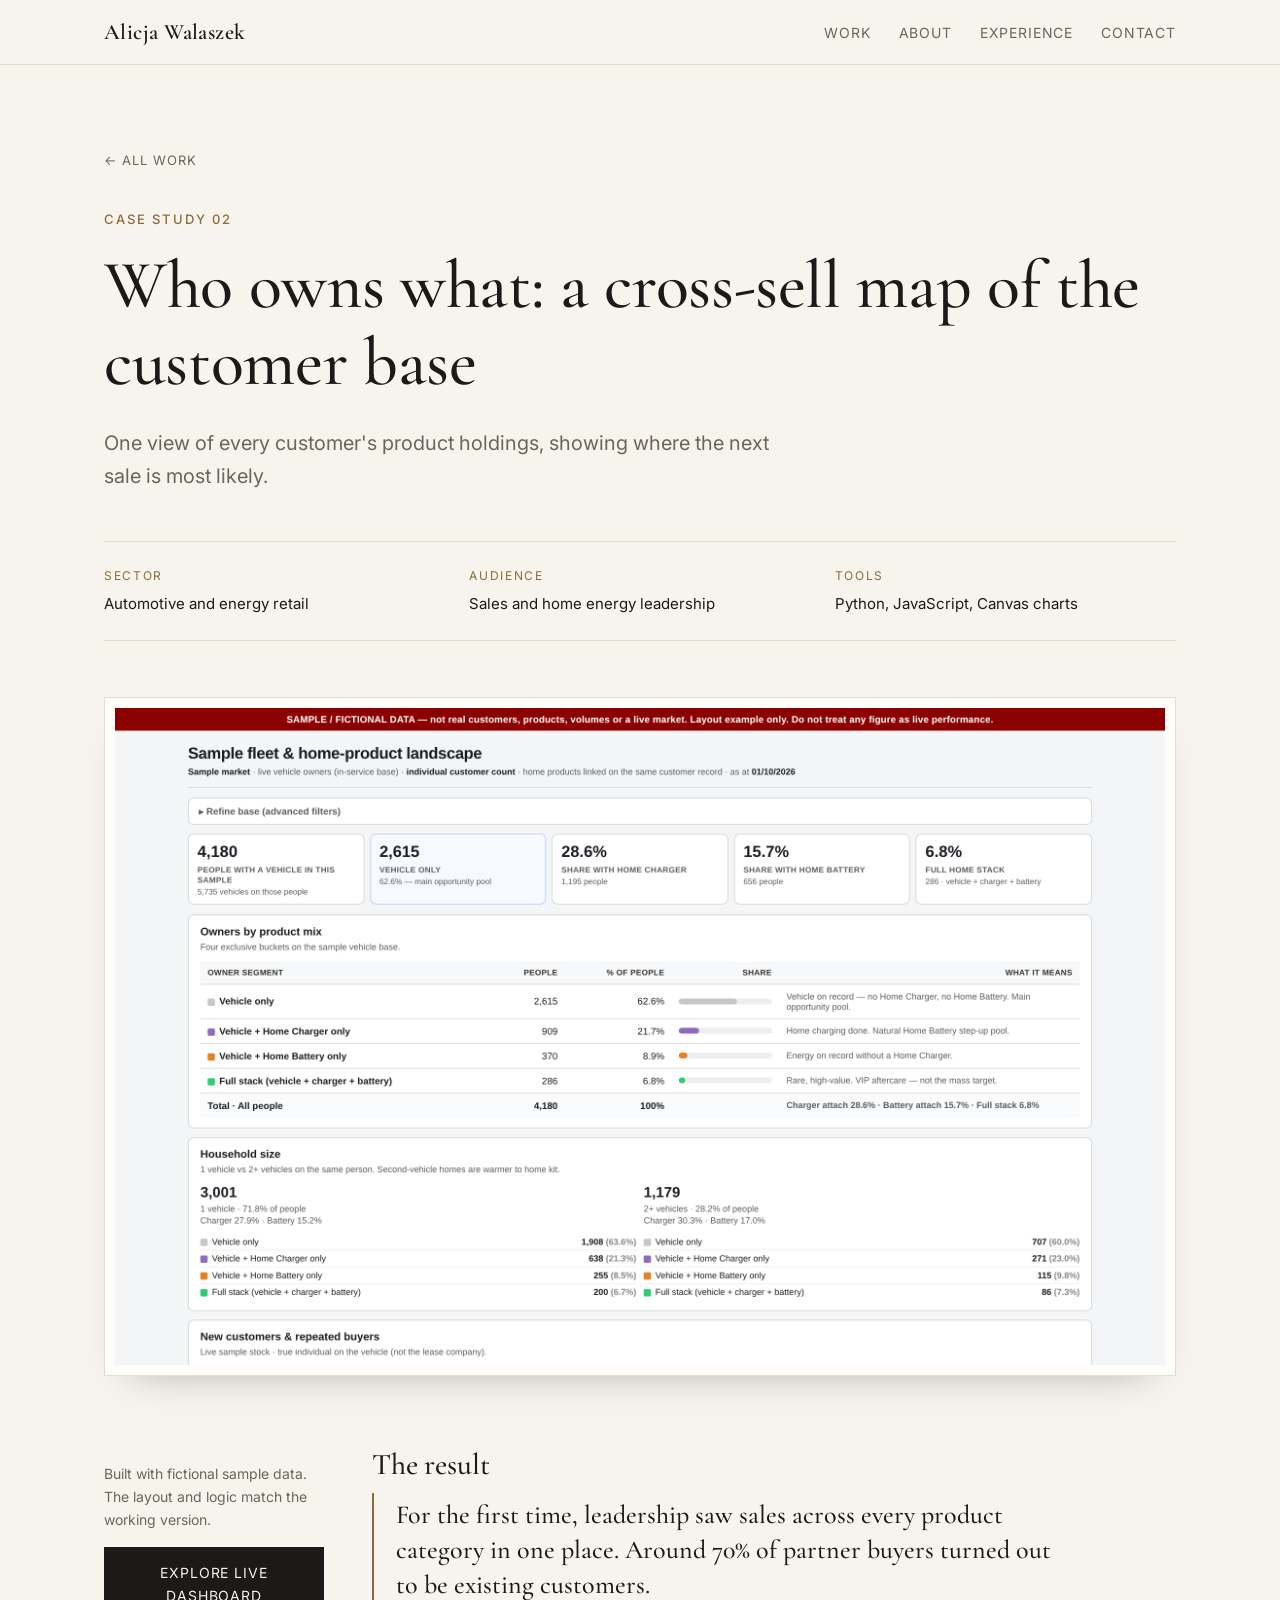
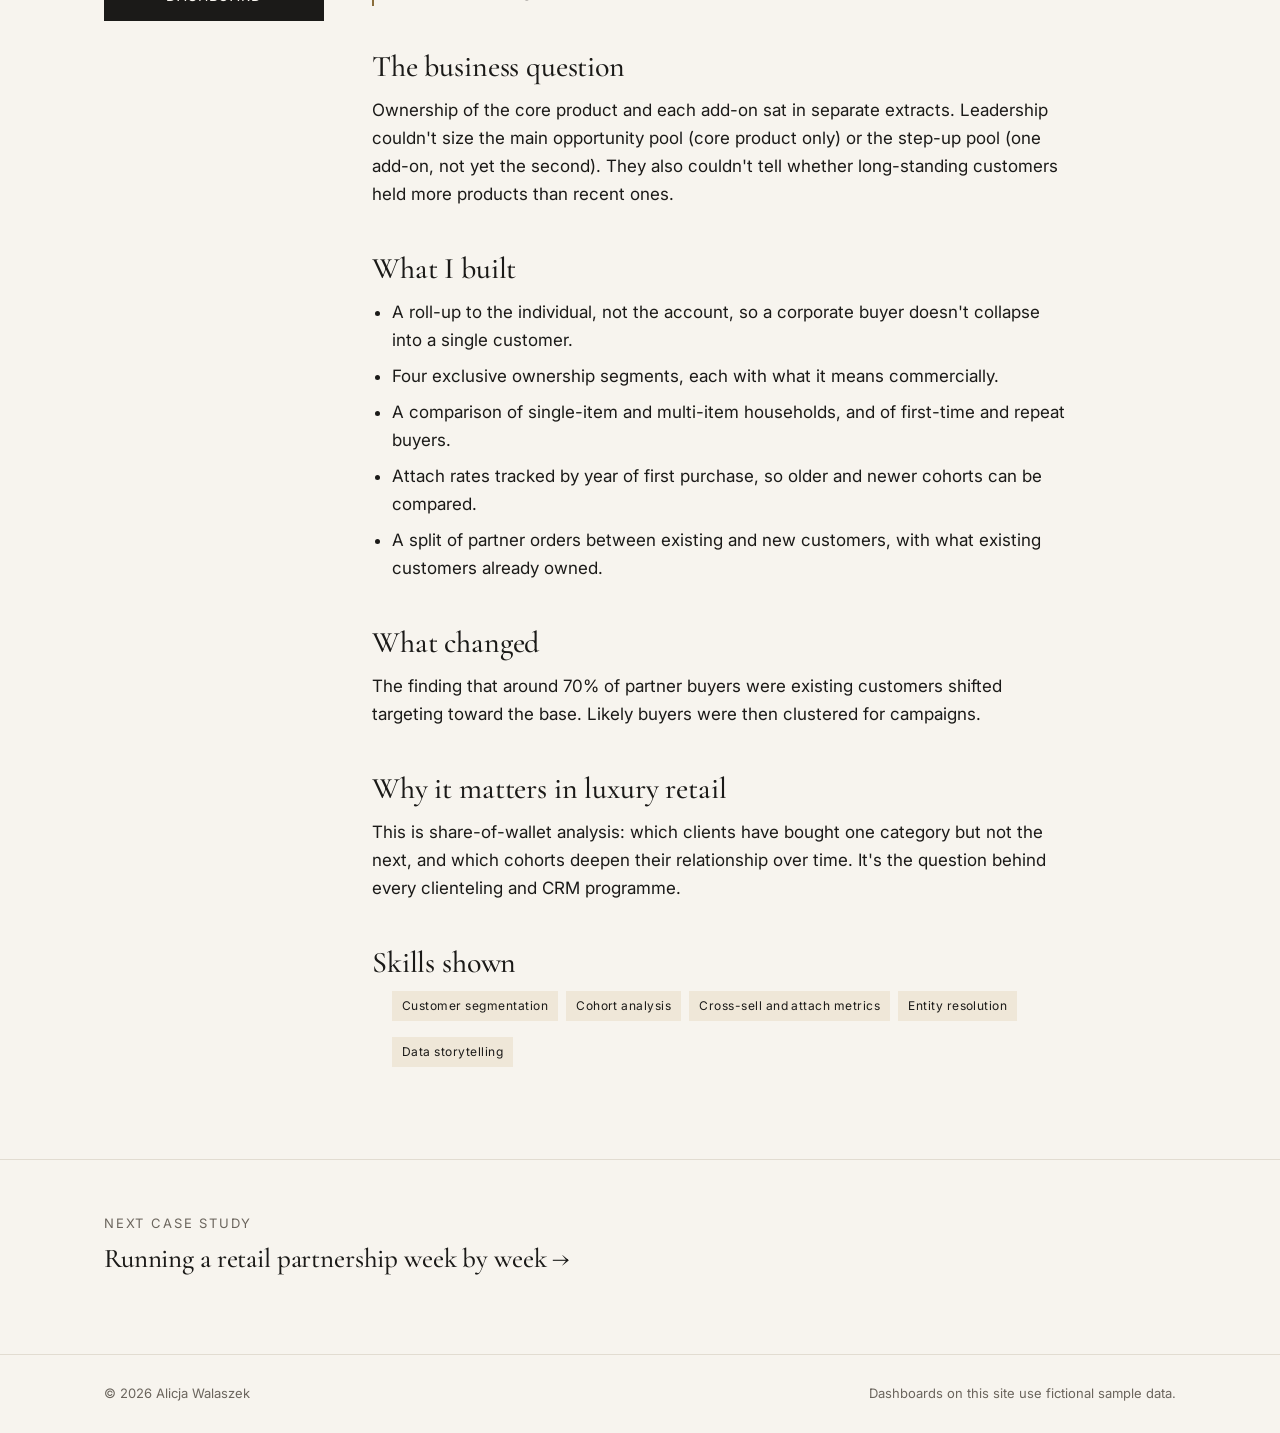
<file: work/cross-sell.html>
<!doctype html>
<html lang="en-GB">
<head>
<meta charset="utf-8">
<meta name="viewport" content="width=device-width, initial-scale=1">
<title>Who owns what: a cross-sell map of the customer base | Alicja Walaszek</title>
<meta name="description" content="One view of every customer&#x27;s product holdings, showing where the next sale is most likely.">
<link rel="canonical" href="https://alicjadw.github.io/work/cross-sell.html">
<meta property="og:type" content="article">
<meta property="og:url" content="https://alicjadw.github.io/work/cross-sell.html">
<meta property="og:title" content="Who owns what: a cross-sell map of the customer base">
<meta property="og:description" content="One view of every customer&#x27;s product holdings, showing where the next sale is most likely.">
<meta property="og:image" content="https://alicjadw.github.io/assets/img/og-image.png">
<meta property="og:image:width" content="1200">
<meta property="og:image:height" content="627">
<meta name="twitter:card" content="summary_large_image">
<meta name="author" content="Alicja Walaszek">
<link rel="icon" href="../assets/img/favicon.svg" type="image/svg+xml">
<link rel="preconnect" href="https://fonts.googleapis.com">
<link rel="preconnect" href="https://fonts.gstatic.com" crossorigin>
<link href="https://fonts.googleapis.com/css2?family=Cormorant+Garamond:ital,wght@0,500;0,600;1,500&family=Inter:wght@400;500&display=swap" rel="stylesheet">
<link rel="stylesheet" href="../assets/style.css">
</head>
<body>
<nav class="nav"><div class="wrap">
  <a class="brand" href="../">Alicja Walaszek</a>
  <ul><li><a href="../#work">Work</a></li><li class="opt"><a href="../#about">About</a></li><li class="opt2"><a href="../#experience">Experience</a></li><li><a href="../#contact">Contact</a></li></ul>
</div></nav>

<header class="case-hero"><div class="wrap">
  <a class="back" href="../#work">&larr; All work</a>
  <p class="eyebrow" style="margin-top:36px">Case study 02</p>
  <h1>Who owns what: a cross-sell map of the customer base</h1>
  <p class="lead">One view of every customer&#x27;s product holdings, showing where the next sale is most likely.</p>
  <dl class="facts"><div><dt>Sector</dt><dd>Automotive and energy retail</dd></div><div><dt>Audience</dt><dd>Sales and home energy leadership</dd></div><div><dt>Tools</dt><dd>Python, JavaScript, Canvas charts</dd></div></dl>
</div></header>

<div class="wrap">
  <a class="shot case-shot" href="../dashboards/cross-sell/" style="display:block"><img src="../assets/img/cross-sell.png" alt="Screenshot of the who owns what: a cross-sell map of the customer base dashboard"></a>
  <div class="case-body">
    <aside class="aside">
      <p>Built with fictional sample data. The layout and logic match the working version.</p>
      <a class="btn primary" href="../dashboards/cross-sell/">Explore live dashboard</a>
    </aside>
    <div>
      <div class="block"><h2>The result</h2><p class="result">For the first time, leadership saw sales across every product category in one place. Around 70% of partner buyers turned out to be existing customers.</p></div>
      <div class="block"><h2>The business question</h2><p>Ownership of the core product and each add-on sat in separate extracts. Leadership couldn&#x27;t size the main opportunity pool (core product only) or the step-up pool (one add-on, not yet the second). They also couldn&#x27;t tell whether long-standing customers held more products than recent ones.</p></div>
      <div class="block"><h2>What I built</h2><ul><li>A roll-up to the individual, not the account, so a corporate buyer doesn&#x27;t collapse into a single customer.</li><li>Four exclusive ownership segments, each with what it means commercially.</li><li>A comparison of single-item and multi-item households, and of first-time and repeat buyers.</li><li>Attach rates tracked by year of first purchase, so older and newer cohorts can be compared.</li><li>A split of partner orders between existing and new customers, with what existing customers already owned.</li></ul></div>
      <div class="block"><h2>What changed</h2><p>The finding that around 70% of partner buyers were existing customers shifted targeting toward the base. Likely buyers were then clustered for campaigns.</p></div>
      <div class="block"><h2>Why it matters in luxury retail</h2><p>This is share-of-wallet analysis: which clients have bought one category but not the next, and which cohorts deepen their relationship over time. It&#x27;s the question behind every clienteling and CRM programme.</p></div>
      <div class="block"><h2>Skills shown</h2><ul class="tags"><li>Customer segmentation</li><li>Cohort analysis</li><li>Cross-sell and attach metrics</li><li>Entity resolution</li><li>Data storytelling</li></ul></div>
    </div>
  </div>
</div>

<div class="next"><div class="wrap">
  <a href="partnership.html"><span class="label">Next case study</span><h3 style="margin-top:8px">Running a retail partnership week by week &rarr;</h3></a>
</div></div>

<footer><div class="wrap"><span>&copy; 2026 Alicja Walaszek</span><span>Dashboards on this site use fictional sample data.</span></div></footer>
</body>
</html>
</file>
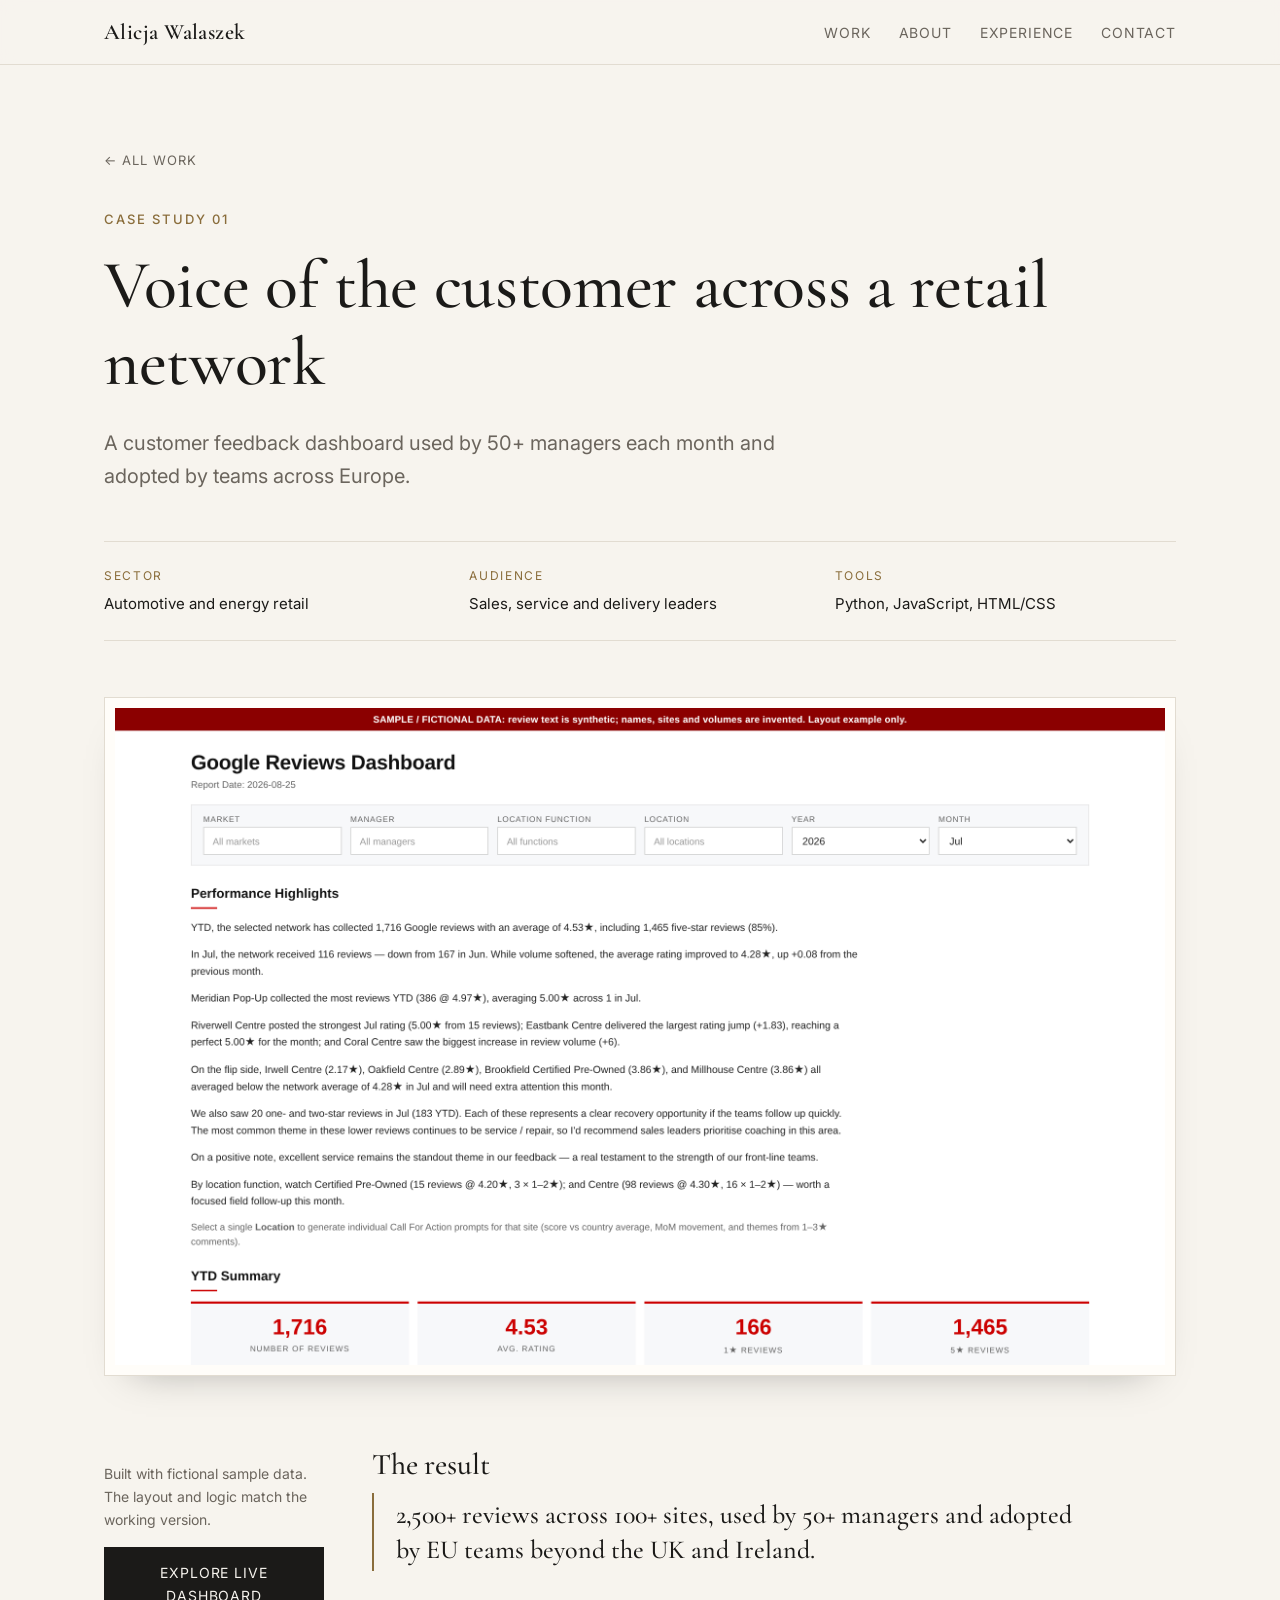
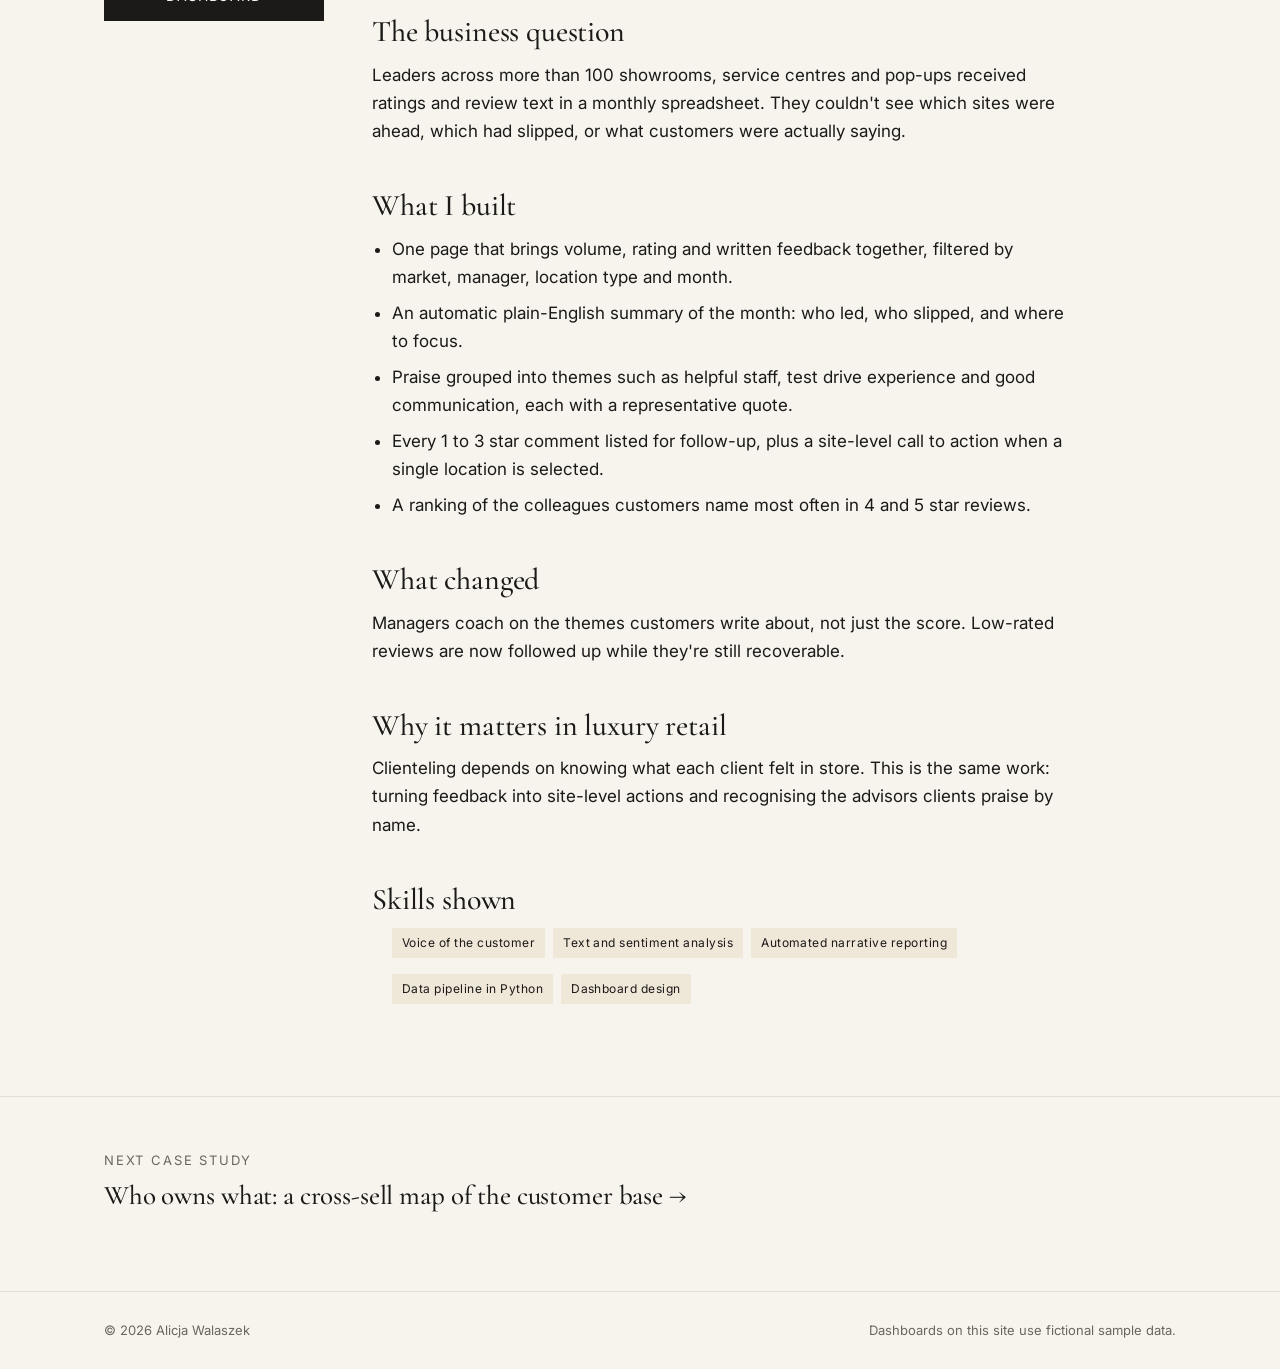
<file: work/customer-voice.html>
<!doctype html>
<html lang="en-GB">
<head>
<meta charset="utf-8">
<meta name="viewport" content="width=device-width, initial-scale=1">
<title>Voice of the customer across a retail network | Alicja Walaszek</title>
<meta name="description" content="A customer feedback dashboard used by 50+ managers each month and adopted by teams across Europe.">
<link rel="canonical" href="https://alicjadw.github.io/work/customer-voice.html">
<meta property="og:type" content="article">
<meta property="og:url" content="https://alicjadw.github.io/work/customer-voice.html">
<meta property="og:title" content="Voice of the customer across a retail network">
<meta property="og:description" content="A customer feedback dashboard used by 50+ managers each month and adopted by teams across Europe.">
<meta property="og:image" content="https://alicjadw.github.io/assets/img/og-image.png">
<meta property="og:image:width" content="1200">
<meta property="og:image:height" content="627">
<meta name="twitter:card" content="summary_large_image">
<meta name="author" content="Alicja Walaszek">
<link rel="icon" href="../assets/img/favicon.svg" type="image/svg+xml">
<link rel="preconnect" href="https://fonts.googleapis.com">
<link rel="preconnect" href="https://fonts.gstatic.com" crossorigin>
<link href="https://fonts.googleapis.com/css2?family=Cormorant+Garamond:ital,wght@0,500;0,600;1,500&family=Inter:wght@400;500&display=swap" rel="stylesheet">
<link rel="stylesheet" href="../assets/style.css">
</head>
<body>
<nav class="nav"><div class="wrap">
  <a class="brand" href="../">Alicja Walaszek</a>
  <ul><li><a href="../#work">Work</a></li><li class="opt"><a href="../#about">About</a></li><li class="opt2"><a href="../#experience">Experience</a></li><li><a href="../#contact">Contact</a></li></ul>
</div></nav>

<header class="case-hero"><div class="wrap">
  <a class="back" href="../#work">&larr; All work</a>
  <p class="eyebrow" style="margin-top:36px">Case study 01</p>
  <h1>Voice of the customer across a retail network</h1>
  <p class="lead">A customer feedback dashboard used by 50+ managers each month and adopted by teams across Europe.</p>
  <dl class="facts"><div><dt>Sector</dt><dd>Automotive and energy retail</dd></div><div><dt>Audience</dt><dd>Sales, service and delivery leaders</dd></div><div><dt>Tools</dt><dd>Python, JavaScript, HTML/CSS</dd></div></dl>
</div></header>

<div class="wrap">
  <a class="shot case-shot" href="../dashboards/customer-voice/" style="display:block"><img src="../assets/img/customer-voice.png" alt="Screenshot of the voice of the customer across a retail network dashboard"></a>
  <div class="case-body">
    <aside class="aside">
      <p>Built with fictional sample data. The layout and logic match the working version.</p>
      <a class="btn primary" href="../dashboards/customer-voice/">Explore live dashboard</a>
    </aside>
    <div>
      <div class="block"><h2>The result</h2><p class="result">2,500+ reviews across 100+ sites, used by 50+ managers and adopted by EU teams beyond the UK and Ireland.</p></div>
      <div class="block"><h2>The business question</h2><p>Leaders across more than 100 showrooms, service centres and pop-ups received ratings and review text in a monthly spreadsheet. They couldn&#x27;t see which sites were ahead, which had slipped, or what customers were actually saying.</p></div>
      <div class="block"><h2>What I built</h2><ul><li>One page that brings volume, rating and written feedback together, filtered by market, manager, location type and month.</li><li>An automatic plain-English summary of the month: who led, who slipped, and where to focus.</li><li>Praise grouped into themes such as helpful staff, test drive experience and good communication, each with a representative quote.</li><li>Every 1 to 3 star comment listed for follow-up, plus a site-level call to action when a single location is selected.</li><li>A ranking of the colleagues customers name most often in 4 and 5 star reviews.</li></ul></div>
      <div class="block"><h2>What changed</h2><p>Managers coach on the themes customers write about, not just the score. Low-rated reviews are now followed up while they&#x27;re still recoverable.</p></div>
      <div class="block"><h2>Why it matters in luxury retail</h2><p>Clienteling depends on knowing what each client felt in store. This is the same work: turning feedback into site-level actions and recognising the advisors clients praise by name.</p></div>
      <div class="block"><h2>Skills shown</h2><ul class="tags"><li>Voice of the customer</li><li>Text and sentiment analysis</li><li>Automated narrative reporting</li><li>Data pipeline in Python</li><li>Dashboard design</li></ul></div>
    </div>
  </div>
</div>

<div class="next"><div class="wrap">
  <a href="cross-sell.html"><span class="label">Next case study</span><h3 style="margin-top:8px">Who owns what: a cross-sell map of the customer base &rarr;</h3></a>
</div></div>

<footer><div class="wrap"><span>&copy; 2026 Alicja Walaszek</span><span>Dashboards on this site use fictional sample data.</span></div></footer>
</body>
</html>
</file>
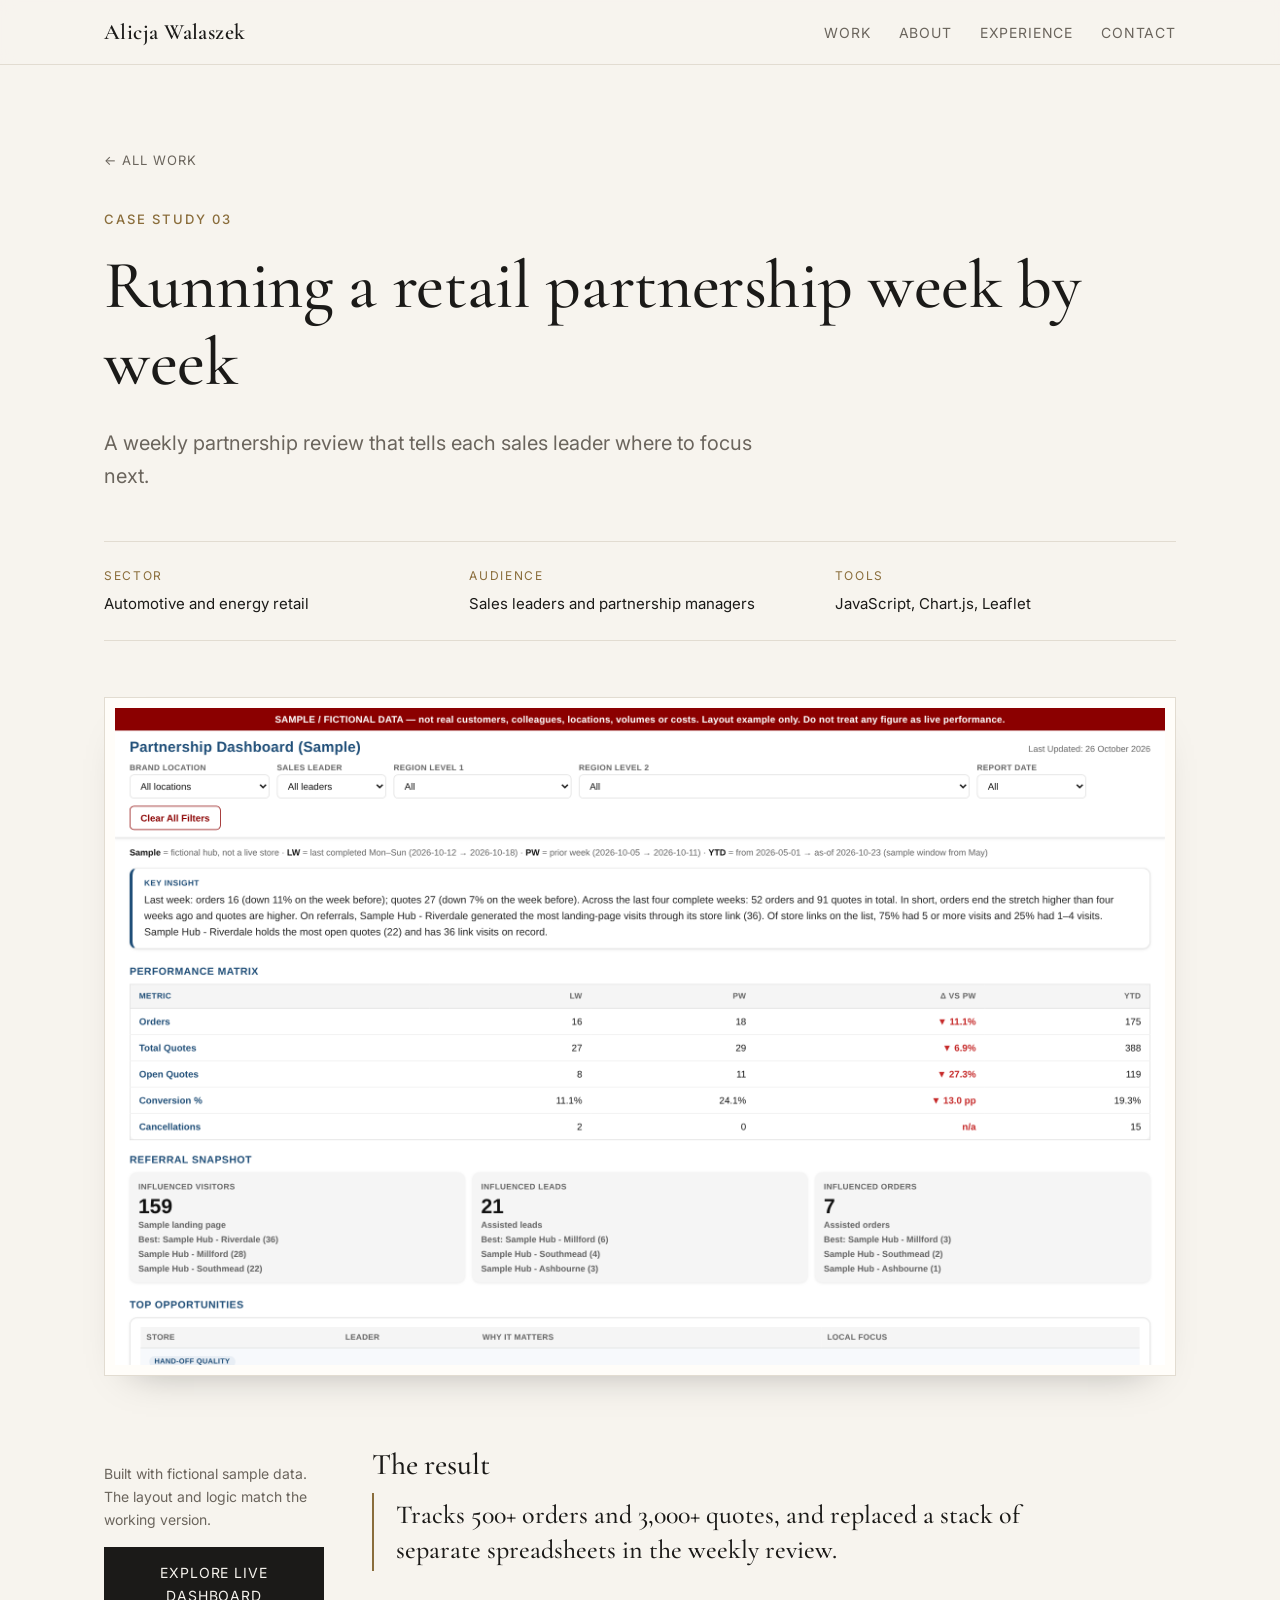
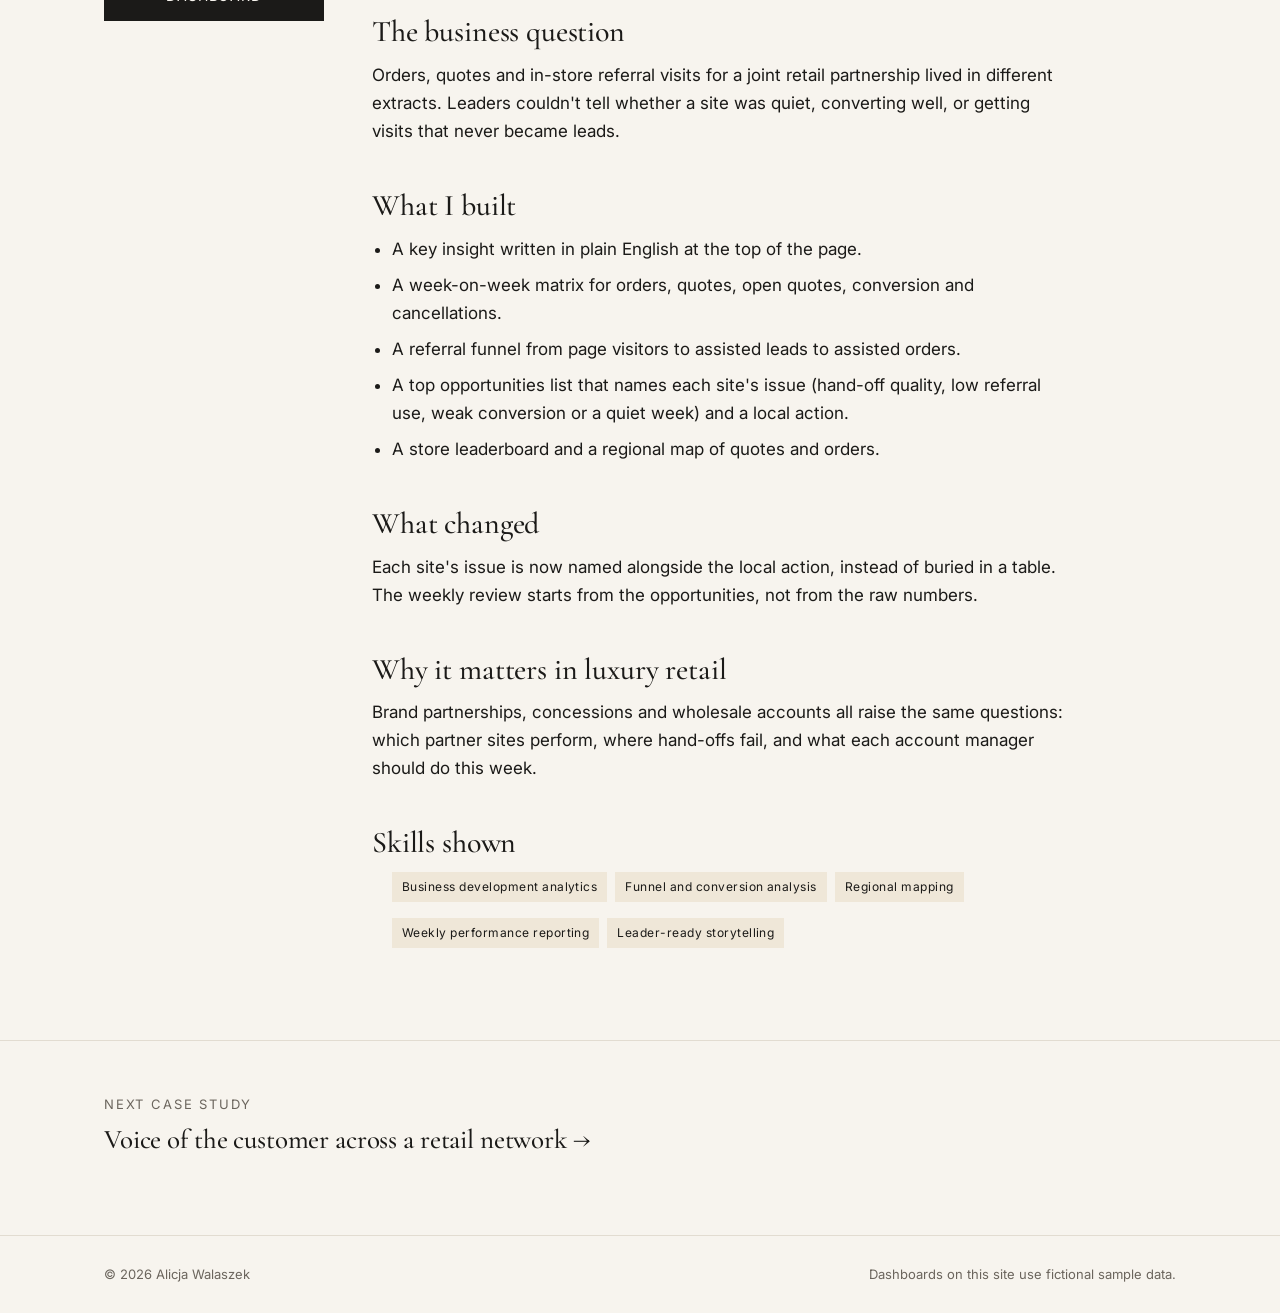
<file: work/partnership.html>
<!doctype html>
<html lang="en-GB">
<head>
<meta charset="utf-8">
<meta name="viewport" content="width=device-width, initial-scale=1">
<title>Running a retail partnership week by week | Alicja Walaszek</title>
<meta name="description" content="A weekly partnership review that tells each sales leader where to focus next.">
<link rel="canonical" href="https://alicjadw.github.io/work/partnership.html">
<meta property="og:type" content="article">
<meta property="og:url" content="https://alicjadw.github.io/work/partnership.html">
<meta property="og:title" content="Running a retail partnership week by week">
<meta property="og:description" content="A weekly partnership review that tells each sales leader where to focus next.">
<meta property="og:image" content="https://alicjadw.github.io/assets/img/og-image.png">
<meta property="og:image:width" content="1200">
<meta property="og:image:height" content="627">
<meta name="twitter:card" content="summary_large_image">
<meta name="author" content="Alicja Walaszek">
<link rel="icon" href="../assets/img/favicon.svg" type="image/svg+xml">
<link rel="preconnect" href="https://fonts.googleapis.com">
<link rel="preconnect" href="https://fonts.gstatic.com" crossorigin>
<link href="https://fonts.googleapis.com/css2?family=Cormorant+Garamond:ital,wght@0,500;0,600;1,500&family=Inter:wght@400;500&display=swap" rel="stylesheet">
<link rel="stylesheet" href="../assets/style.css">
</head>
<body>
<nav class="nav"><div class="wrap">
  <a class="brand" href="../">Alicja Walaszek</a>
  <ul><li><a href="../#work">Work</a></li><li class="opt"><a href="../#about">About</a></li><li class="opt2"><a href="../#experience">Experience</a></li><li><a href="../#contact">Contact</a></li></ul>
</div></nav>

<header class="case-hero"><div class="wrap">
  <a class="back" href="../#work">&larr; All work</a>
  <p class="eyebrow" style="margin-top:36px">Case study 03</p>
  <h1>Running a retail partnership week by week</h1>
  <p class="lead">A weekly partnership review that tells each sales leader where to focus next.</p>
  <dl class="facts"><div><dt>Sector</dt><dd>Automotive and energy retail</dd></div><div><dt>Audience</dt><dd>Sales leaders and partnership managers</dd></div><div><dt>Tools</dt><dd>JavaScript, Chart.js, Leaflet</dd></div></dl>
</div></header>

<div class="wrap">
  <a class="shot case-shot" href="../dashboards/partnership/" style="display:block"><img src="../assets/img/partnership.png" alt="Screenshot of the running a retail partnership week by week dashboard"></a>
  <div class="case-body">
    <aside class="aside">
      <p>Built with fictional sample data. The layout and logic match the working version.</p>
      <a class="btn primary" href="../dashboards/partnership/">Explore live dashboard</a>
    </aside>
    <div>
      <div class="block"><h2>The result</h2><p class="result">Tracks 500+ orders and 3,000+ quotes, and replaced a stack of separate spreadsheets in the weekly review.</p></div>
      <div class="block"><h2>The business question</h2><p>Orders, quotes and in-store referral visits for a joint retail partnership lived in different extracts. Leaders couldn&#x27;t tell whether a site was quiet, converting well, or getting visits that never became leads.</p></div>
      <div class="block"><h2>What I built</h2><ul><li>A key insight written in plain English at the top of the page.</li><li>A week-on-week matrix for orders, quotes, open quotes, conversion and cancellations.</li><li>A referral funnel from page visitors to assisted leads to assisted orders.</li><li>A top opportunities list that names each site&#x27;s issue (hand-off quality, low referral use, weak conversion or a quiet week) and a local action.</li><li>A store leaderboard and a regional map of quotes and orders.</li></ul></div>
      <div class="block"><h2>What changed</h2><p>Each site&#x27;s issue is now named alongside the local action, instead of buried in a table. The weekly review starts from the opportunities, not from the raw numbers.</p></div>
      <div class="block"><h2>Why it matters in luxury retail</h2><p>Brand partnerships, concessions and wholesale accounts all raise the same questions: which partner sites perform, where hand-offs fail, and what each account manager should do this week.</p></div>
      <div class="block"><h2>Skills shown</h2><ul class="tags"><li>Business development analytics</li><li>Funnel and conversion analysis</li><li>Regional mapping</li><li>Weekly performance reporting</li><li>Leader-ready storytelling</li></ul></div>
    </div>
  </div>
</div>

<div class="next"><div class="wrap">
  <a href="customer-voice.html"><span class="label">Next case study</span><h3 style="margin-top:8px">Voice of the customer across a retail network &rarr;</h3></a>
</div></div>

<footer><div class="wrap"><span>&copy; 2026 Alicja Walaszek</span><span>Dashboards on this site use fictional sample data.</span></div></footer>
</body>
</html>
</file>
<file: assets/style.css>
:root {
  --bg: #f7f4ee;
  --surface: #fffdf9;
  --ink: #1b1a18;
  --muted: #6b655d;
  --line: #e2dcd1;
  --accent: #8a6d3b;
  --accent-soft: #efe7d8;
  --serif: "Cormorant Garamond", "Times New Roman", serif;
  --sans: "Inter", system-ui, -apple-system, "Segoe UI", sans-serif;
  --wrap: 1120px;
}
@media (prefers-color-scheme: dark) {
  :root:not([data-theme="light"]) {
    --bg: #151412; --surface: #1d1b18; --ink: #f1ece3; --muted: #a39b8f;
    --line: #34302a; --accent: #c9a76a; --accent-soft: #2a251d;
  }
}
:root[data-theme="dark"] {
  --bg: #151412; --surface: #1d1b18; --ink: #f1ece3; --muted: #a39b8f;
  --line: #34302a; --accent: #c9a76a; --accent-soft: #2a251d;
}

* { box-sizing: border-box; }
html { scroll-behavior: smooth; }
body {
  margin: 0; background: var(--bg); color: var(--ink);
  font: 400 17px/1.65 var(--sans); -webkit-font-smoothing: antialiased;
}
img { max-width: 100%; display: block; }
a { color: inherit; }
.wrap { max-width: var(--wrap); margin: 0 auto; padding: 0 24px; }

/* nav */
.nav { position: sticky; top: 0; z-index: 10; background: color-mix(in srgb, var(--bg) 92%, transparent);
  backdrop-filter: blur(8px); border-bottom: 1px solid var(--line); }
.nav .wrap { display: flex; align-items: center; justify-content: space-between; height: 64px; }
.brand { font: 600 22px/1 var(--serif); letter-spacing: .02em; text-decoration: none; }
.nav ul { list-style: none; display: flex; gap: 28px; margin: 0; padding: 0; }
.nav ul a { text-decoration: none; font-size: 14px; letter-spacing: .06em; text-transform: uppercase; color: var(--muted); }
.nav ul a:hover { color: var(--ink); }

/* type */
.eyebrow { font-size: 13px; letter-spacing: .16em; text-transform: uppercase; color: var(--accent); margin: 0 0 18px; font-weight: 500; }
h1, h2, h3 { font-family: var(--serif); font-weight: 500; line-height: 1.12; margin: 0; letter-spacing: -.005em; }
h1 { font-size: clamp(40px, 6vw, 68px); }
h2 { font-size: clamp(32px, 4vw, 44px); margin-bottom: 18px; }
h3 { font-size: 27px; }
.lead { font-size: 20px; color: var(--muted); max-width: 680px; margin: 26px 0 0; }
.rule { width: 48px; height: 1px; background: var(--accent); border: 0; margin: 0 0 22px; }

/* buttons */
.actions { display: flex; flex-wrap: wrap; gap: 12px; margin-top: 36px; }
.btn { display: inline-block; padding: 13px 22px; font-size: 14px; letter-spacing: .06em; text-transform: uppercase;
  text-decoration: none; border: 1px solid var(--ink); transition: background .2s, color .2s; }
.btn.primary { background: var(--ink); color: var(--bg); }
.btn:hover { background: var(--ink); color: var(--bg); }
.btn.primary:hover { background: var(--accent); border-color: var(--accent); }

/* hero */
.hero { padding: 104px 0 88px; }

/* stats */
.stats { display: grid; grid-template-columns: repeat(4, 1fr); border-top: 1px solid var(--line); border-bottom: 1px solid var(--line); }
.stat { padding: 30px 24px 30px 0; }
.stat + .stat { padding-left: 24px; border-left: 1px solid var(--line); }
.stat b { display: block; font: 500 44px/1 var(--serif); color: var(--accent); margin-bottom: 10px; }
.stat span { font-size: 14px; color: var(--muted); line-height: 1.5; display: block; }

section { padding: 96px 0; }
.section-head { max-width: 680px; margin-bottom: 48px; }
.section-head p { color: var(--muted); margin: 0; }

/* work cards */
.work { display: grid; gap: 64px; }
.card { display: grid; grid-template-columns: 1.25fr 1fr; gap: 48px; align-items: center; text-decoration: none; }
.card:nth-child(even) .shot { order: 2; }
.shot { border: 1px solid var(--line); background: var(--surface); padding: 10px; box-shadow: 0 20px 40px -28px rgba(0,0,0,.35); overflow: hidden; }
.shot img { aspect-ratio: 16/10; object-fit: cover; object-position: top; width: 100%; transition: transform .6s ease; }
.card:hover .shot img { transform: scale(1.02); }
.card .num { font: italic 500 18px/1 var(--serif); color: var(--accent); margin-bottom: 12px; display: block; }
.card p { color: var(--muted); margin: 14px 0 18px; }
.tags { display: flex; flex-wrap: wrap; gap: 8px; margin: 0 0 22px; padding: 0; list-style: none; }
.tags li { font-size: 12px; letter-spacing: .04em; padding: 5px 10px; background: var(--accent-soft); color: var(--ink); }
.more { font-size: 14px; letter-spacing: .06em; text-transform: uppercase; border-bottom: 1px solid var(--accent); padding-bottom: 3px; }

/* about */
.about { background: var(--surface); border-top: 1px solid var(--line); border-bottom: 1px solid var(--line); }
.about-grid { display: grid; grid-template-columns: 1fr 1.4fr; gap: 64px; }
.about-grid p { margin: 0 0 18px; }
.skills { display: grid; grid-template-columns: 1fr 1fr; gap: 28px 40px; margin-top: 12px; }
.skills h4 { font-size: 13px; letter-spacing: .14em; text-transform: uppercase; color: var(--accent); margin: 0 0 8px; font-weight: 500; }
.skills p { font-size: 15px; color: var(--muted); margin: 0; }

/* timeline */
.timeline { list-style: none; margin: 0; padding: 0; border-top: 1px solid var(--line); }
.timeline li { display: grid; grid-template-columns: 200px 1fr; gap: 32px; padding: 30px 0; border-bottom: 1px solid var(--line); }
.timeline .when { font-size: 14px; color: var(--muted); padding-top: 6px; }
.timeline h3 { font-size: 25px; }
.timeline .org { color: var(--accent); font-size: 15px; margin: 4px 0 10px; }
.timeline p { margin: 0; color: var(--muted); font-size: 16px; }
.edu { margin-top: 40px; color: var(--muted); font-size: 15px; }
.edu b { color: var(--ink); font-weight: 500; }

/* contact */
.contact { text-align: center; }
.contact h2 { font-size: clamp(36px, 5vw, 56px); }
.contact .lead { margin-left: auto; margin-right: auto; }
.contact .actions { justify-content: center; }
footer { border-top: 1px solid var(--line); padding: 28px 0; font-size: 13px; color: var(--muted); }
footer .wrap { display: flex; justify-content: space-between; gap: 16px; flex-wrap: wrap; }

/* case study page */
.case-hero { padding: 80px 0 48px; }
.back { font-size: 13px; letter-spacing: .08em; text-transform: uppercase; text-decoration: none; color: var(--muted); }
.back:hover { color: var(--ink); }
.facts { display: grid; grid-template-columns: repeat(3, 1fr); gap: 24px; margin: 48px 0 0; padding: 24px 0; border-top: 1px solid var(--line); border-bottom: 1px solid var(--line); }
.facts dt { font-size: 12px; letter-spacing: .14em; text-transform: uppercase; color: var(--accent); margin-bottom: 6px; }
.facts dd { margin: 0; font-size: 15px; }
.case-shot { margin: 8px 0 72px; }
.case-body { display: grid; grid-template-columns: 220px 1fr; gap: 48px; padding-bottom: 40px; }
.case-body h2 { font-size: 30px; margin: 0 0 12px; }
.case-body .block { margin-bottom: 44px; max-width: 700px; }
.case-body .block p { margin: 0 0 14px; }
.case-body ul { padding-left: 20px; margin: 0; }
.case-body li { margin-bottom: 8px; }
.aside { position: sticky; top: 96px; align-self: start; font-size: 14px; color: var(--muted); }
.aside .btn { margin-top: 16px; display: block; text-align: center; }
.result { font: 500 26px/1.35 var(--serif); border-left: 2px solid var(--accent); padding: 4px 0 4px 22px; margin: 0 0 18px; }
.note { font-size: 14px; color: var(--muted); }
.next { border-top: 1px solid var(--line); padding: 48px 0 80px; }
.next a { text-decoration: none; }
.next .label { font-size: 13px; letter-spacing: .14em; text-transform: uppercase; color: var(--muted); }

@media (max-width: 860px) {
  .nav ul { gap: 16px; }
  .nav ul li.opt { display: none; }
  .hero { padding: 64px 0 56px; }
  .stats { grid-template-columns: 1fr 1fr; }
  .stat:nth-child(3) { padding-left: 0; border-left: 0; }
  .stat:nth-child(n+3) { border-top: 1px solid var(--line); }
  section { padding: 64px 0; }
  .card, .about-grid, .case-body { grid-template-columns: 1fr; gap: 24px; }
  .card:nth-child(even) .shot { order: 0; }
  .work { gap: 56px; }
  .skills { grid-template-columns: 1fr; }
  .timeline li { grid-template-columns: 1fr; gap: 4px; }
  .facts { grid-template-columns: 1fr; gap: 16px; }
  .aside { position: static; }
}
@media (max-width: 420px) {
  .wrap { padding: 0 16px; }
  .nav ul { gap: 14px; }
  .nav ul a { font-size: 12px; }
  .nav ul li.opt2 { display: none; }
  .brand { font-size: 19px; }
  .stat b { font-size: 36px; }
}
</file>
